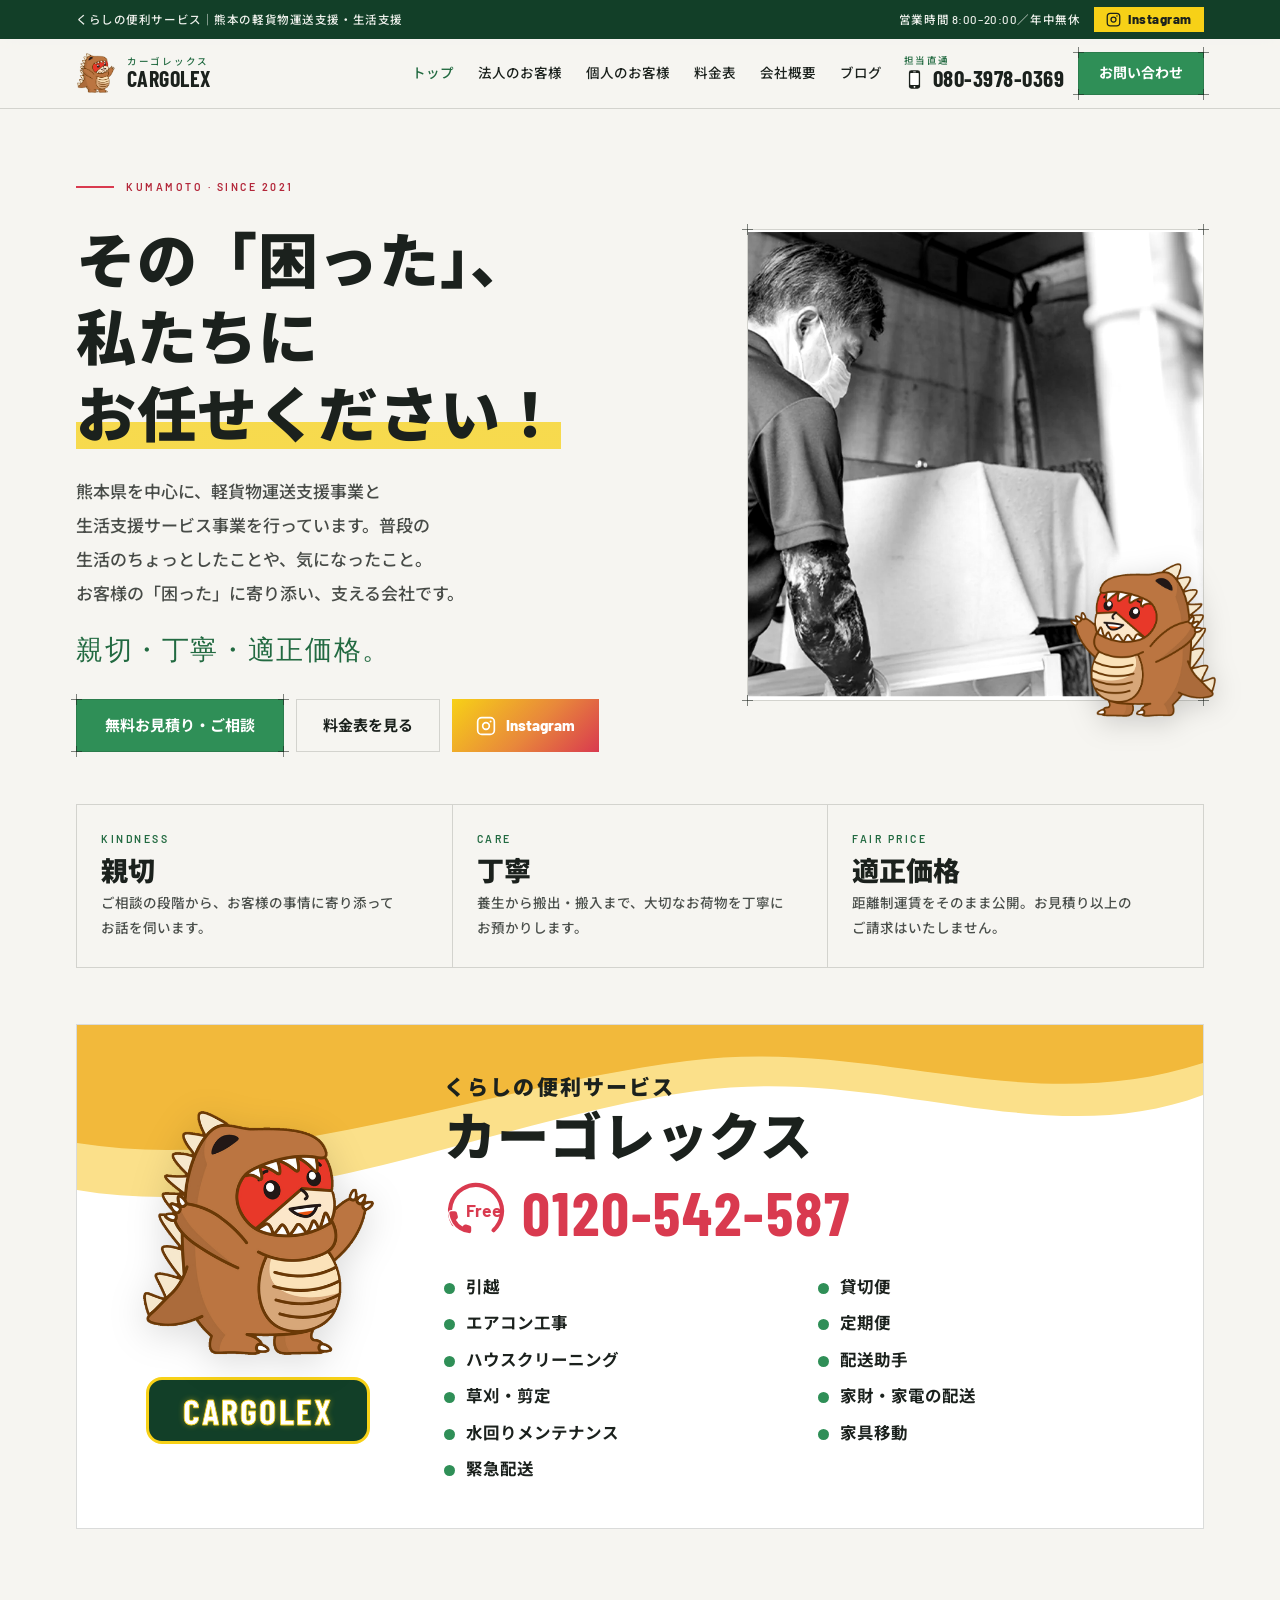
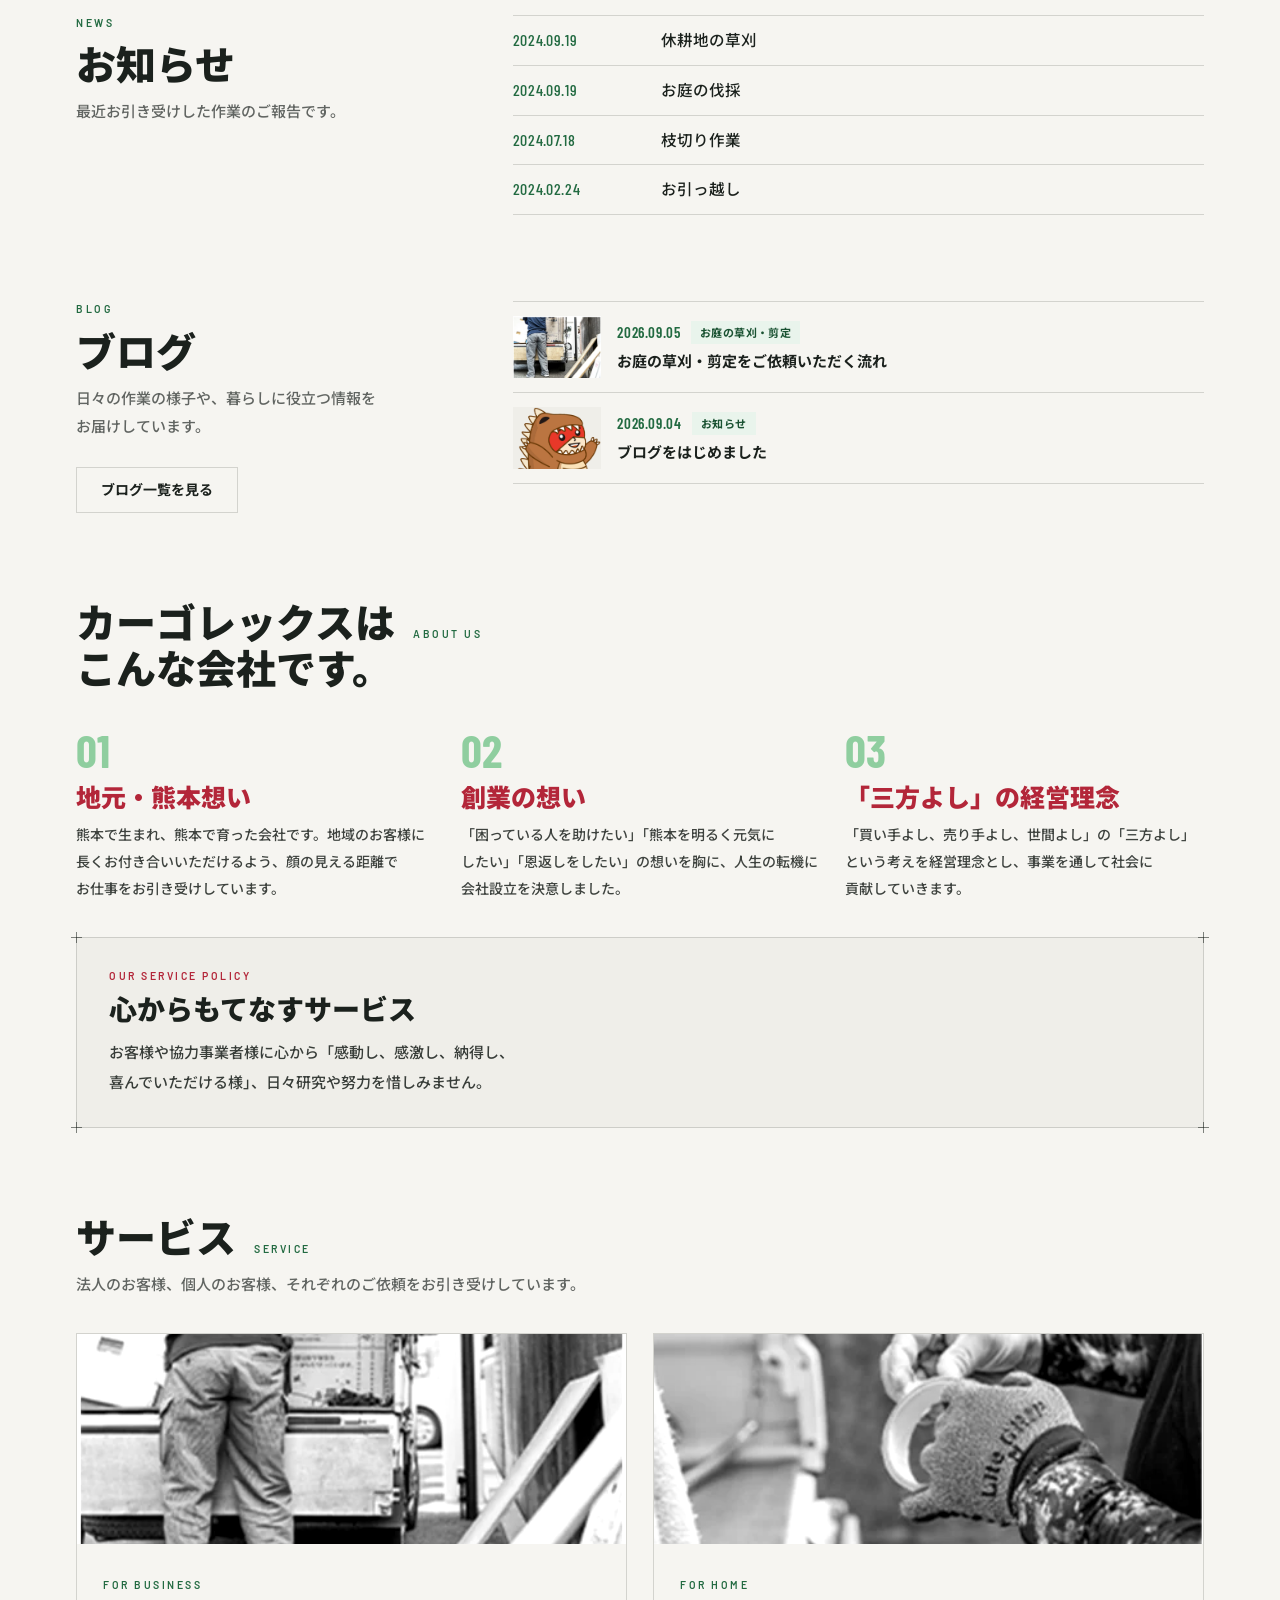
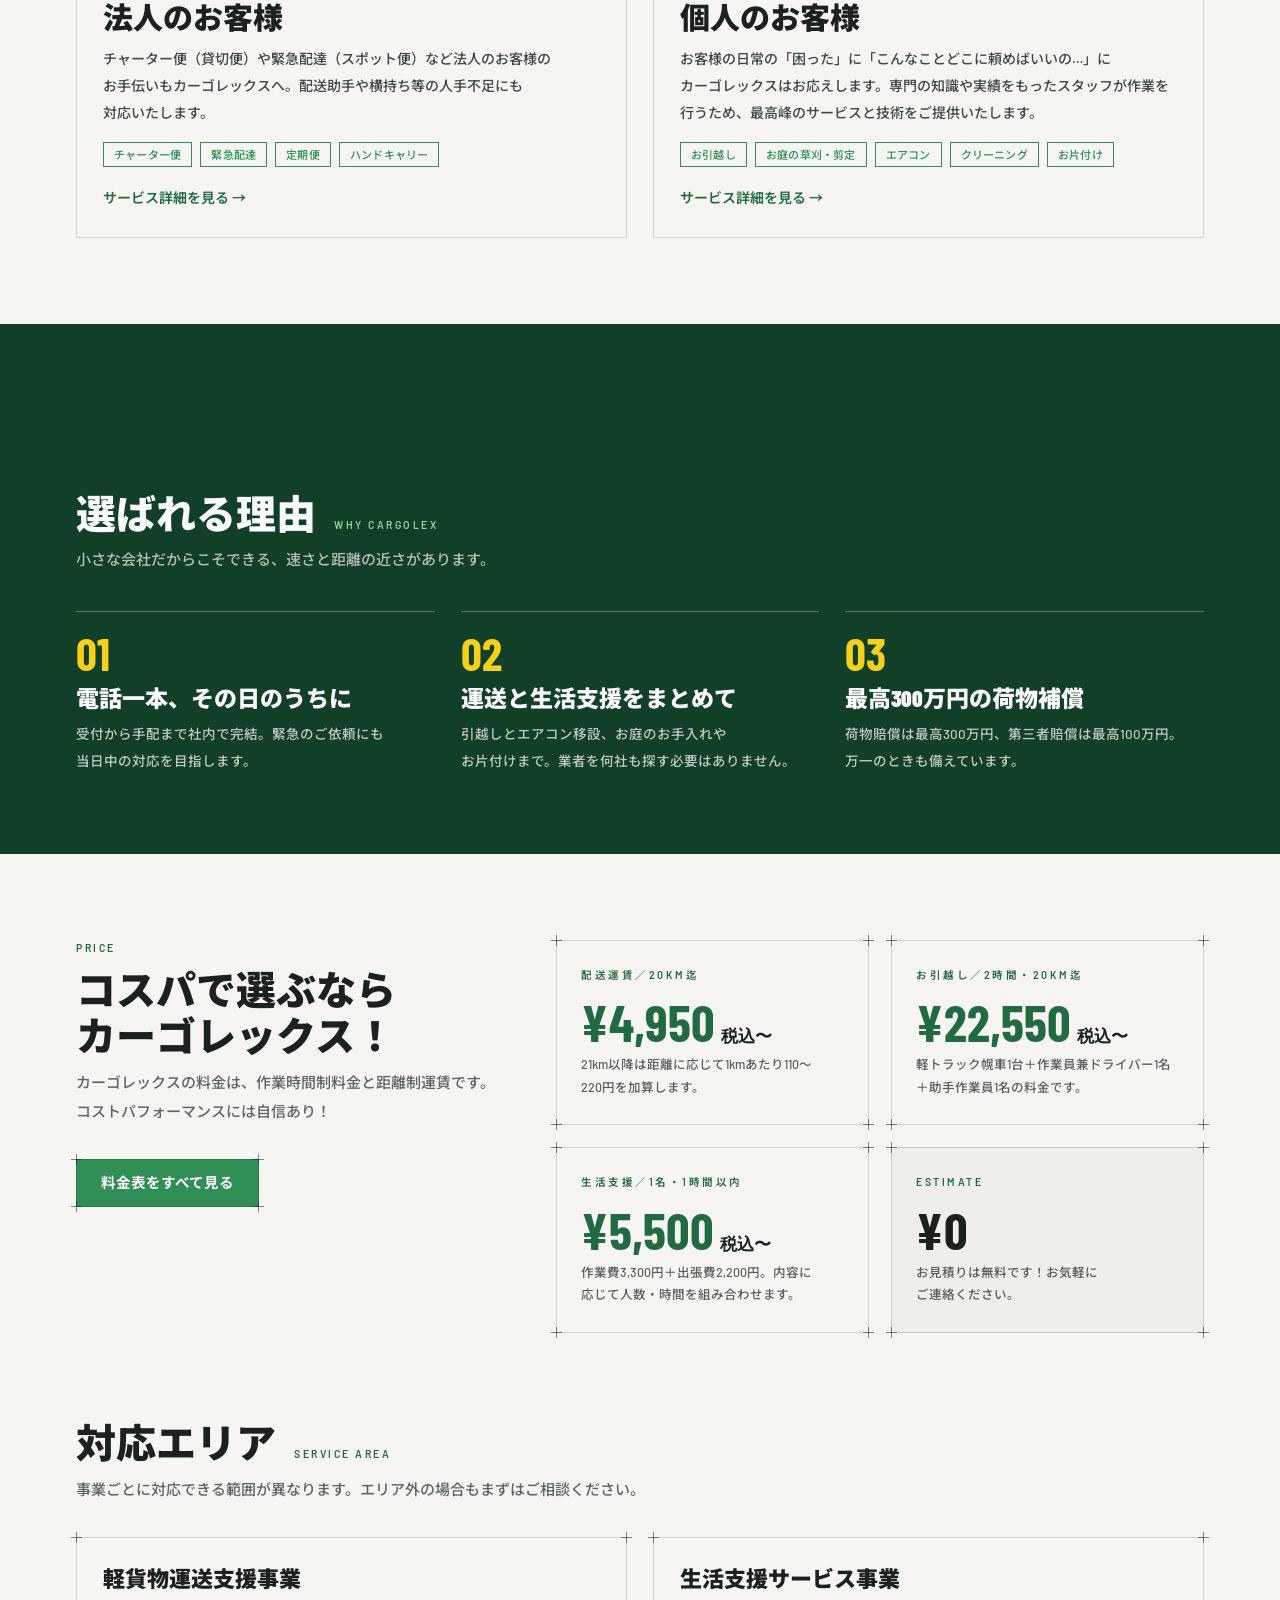
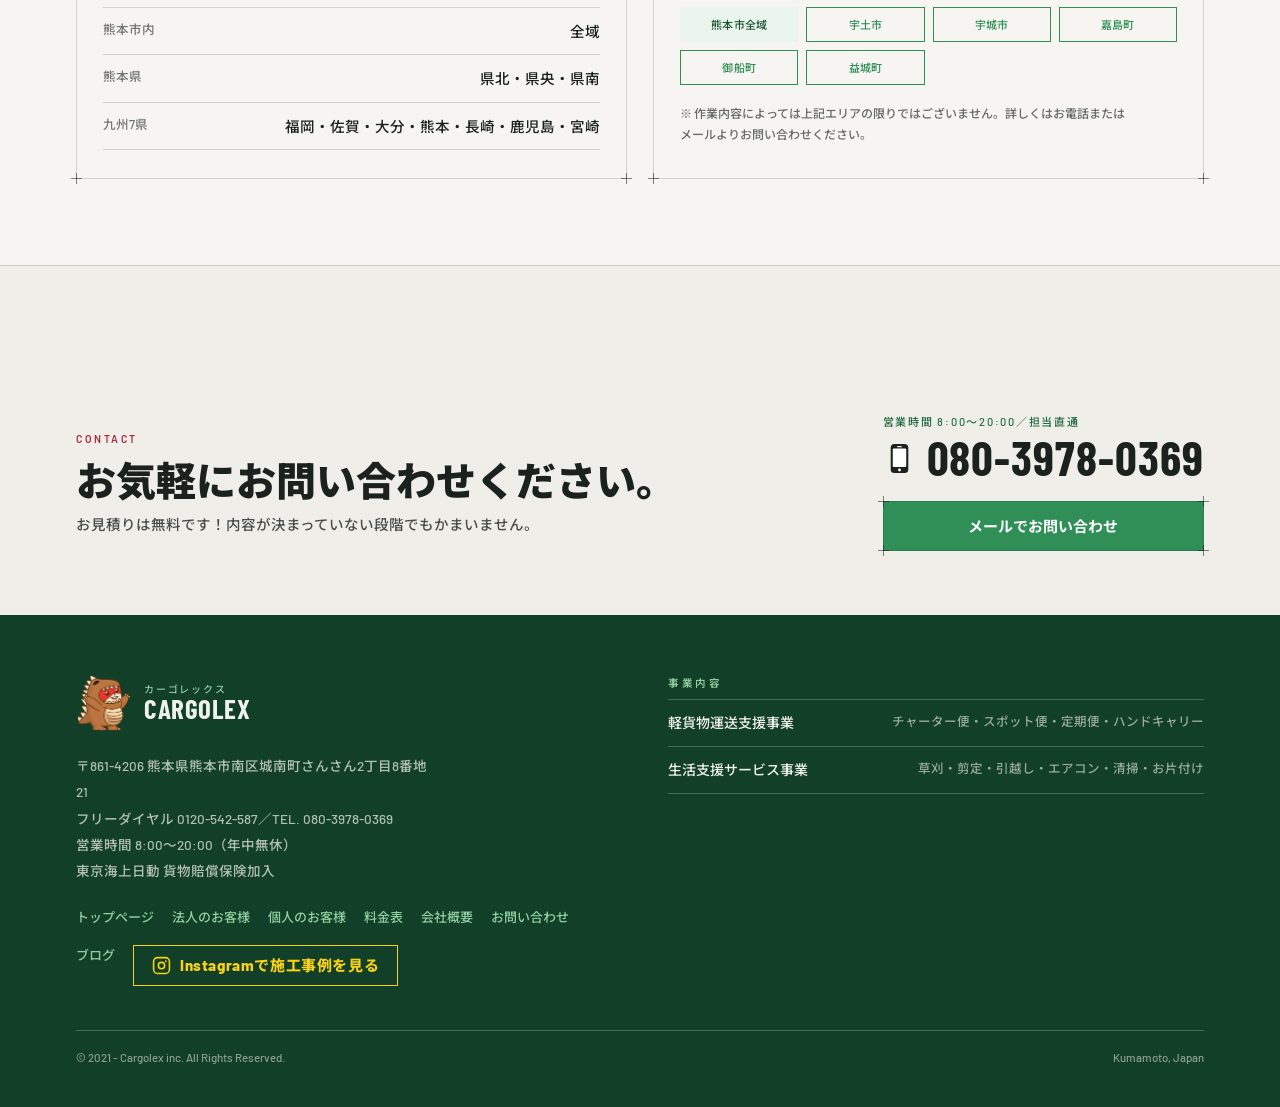
<file: index.html>
<!DOCTYPE html>
<html lang="ja">
<head>
<meta charset="utf-8">
<meta name="viewport" content="width=device-width, initial-scale=1">
<title>カーゴレックス｜熊本の軽貨物運送支援・生活支援サービス</title>
<meta name="description" content="熊本県を中心に軽貨物運送支援事業と生活支援サービス事業を行うカーゴレックス。チャーター便・緊急配達・お引越し・お庭の草刈・剪定など、お客様の「困った」に親切・丁寧・適正価格でお応えします。">
<link rel="canonical" href="https://cargolex0369.com/">
<meta property="og:type" content="website">
<meta property="og:site_name" content="カーゴレックス">
<meta property="og:title" content="カーゴレックス｜熊本の軽貨物運送支援・生活支援サービス">
<meta property="og:description" content="熊本の軽貨物運送支援事業・生活支援サービス事業。親切・丁寧・適正価格でお客様の「困った」に寄り添います。">
<meta property="og:url" content="https://cargolex0369.com/">
<meta property="og:image" content="https://cargolex0369.com/assets/img/og-image.jpg">
<meta property="og:locale" content="ja_JP">
<meta name="twitter:card" content="summary_large_image">
<meta name="theme-color" content="#123f28">
<link rel="icon" type="image/png" href="assets/img/favicon-32.png">
<link rel="apple-touch-icon" href="assets/img/apple-touch-icon.png">
<link rel="alternate" type="application/rss+xml" title="カーゴレックス ブログ" href="feed.xml">
<link rel="preconnect" href="https://fonts.googleapis.com">
<link rel="preconnect" href="https://fonts.gstatic.com" crossorigin>
<link rel="stylesheet" href="https://fonts.googleapis.com/css2?family=Barlow+Condensed:wght@400;600;700;900&amp;family=Barlow:wght@400;500;700&amp;family=Noto+Sans+JP:wght@400;500;700;900&amp;display=swap">
<link rel="preload" as="image" href="assets/img/photo-a.webp" fetchpriority="high">
<link rel="stylesheet" href="css/site.css">
<style>
.sec{padding-top:86px}
.kick{font-size:10.5px;letter-spacing:.24em;text-transform:uppercase;color:var(--color-accent-700);font-weight:600}
.h2{font-size:40px;line-height:1.15}
.lead{font-size:15px;line-height:1.9;color:color-mix(in srgb,var(--color-text) 68%,transparent);margin:10px 0 34px}
.g2{display:grid;grid-template-columns:repeat(2,1fr);gap:26px}
.g3{display:grid;grid-template-columns:repeat(3,1fr);gap:26px}
.split{display:grid;grid-template-columns:1fr 1fr;gap:52px;align-items:start}
.hero{display:grid;grid-template-columns:1.15fr .85fr;gap:52px;align-items:center}
.row{display:flex;justify-content:space-between;gap:18px;padding:12px 0;border-top:1px solid var(--color-divider)}
.num{font-family:"Barlow Condensed",sans-serif;font-weight:700;font-size:46px;line-height:.9;color:var(--color-accent-300)}
.kanban{position:relative;overflow:hidden;background:#fff;border:1px solid var(--color-divider);padding:clamp(26px,4vw,46px) clamp(22px,4vw,46px) clamp(30px,4vw,46px)}
.kanban-wave{position:absolute;top:0;left:0;width:100%;height:clamp(130px,18vw,215px);pointer-events:none}
.kanban-grid{position:relative;display:grid;grid-template-columns:minmax(190px,270px) 1fr;gap:clamp(24px,4vw,54px);align-items:center}
.kanban-left{display:grid;justify-items:center;gap:20px}
.kanban-left img{width:clamp(160px,19vw,235px);height:auto;filter:drop-shadow(0 8px 18px rgba(0,0,0,.14))}
.kanban-logo{background:var(--color-accent-900);border:3px solid var(--yl);border-radius:16px;padding:10px 34px;font-family:"Barlow Condensed",sans-serif;font-weight:700;font-size:clamp(26px,3vw,36px);letter-spacing:.06em;line-height:1.15;color:#fff;-webkit-text-stroke:.8px var(--yl);text-shadow:0 0 6px rgba(247,209,23,.45)}
.kanban-catch{font-weight:900;font-size:clamp(16px,2vw,21px);letter-spacing:.1em}
.kanban-name{font-weight:900;font-size:clamp(34px,4.6vw,52px);line-height:1.15;letter-spacing:.02em;margin-top:2px}
.kanban-tel{display:inline-flex;align-items:center;gap:14px;margin-top:14px;color:var(--red)}
.kanban-free{width:clamp(40px,5.6vw,64px);height:clamp(40px,5.6vw,64px)}
.kanban-telno{font-family:"Barlow Condensed",sans-serif;font-weight:700;font-size:clamp(34px,5.6vw,62px);letter-spacing:.03em;line-height:1;white-space:nowrap}
.kanban-list{display:grid;grid-template-rows:repeat(6,auto);grid-auto-flow:column;grid-auto-columns:1fr;gap:11px 34px;margin:24px 0 0;padding:0;list-style:none}
.kanban-list li{display:flex;align-items:baseline;gap:11px;font-weight:700;font-size:clamp(14px,1.4vw,16.5px)}
.kanban-list li::before{content:"";flex:none;width:11px;height:11px;border-radius:50%;background:var(--color-accent);transform:translateY(1px)}
@media (max-width:1024px){.g3{grid-template-columns:repeat(2,1fr)}.hero,.split{grid-template-columns:1fr;gap:34px}.h2{font-size:31px}.sec{padding-top:62px}}
@media (max-width:760px){.kanban-grid{grid-template-columns:1fr;gap:26px}.kanban-list{gap:9px 18px}}
@media (max-width:640px){.g2,.g3{grid-template-columns:1fr;gap:18px}.h2{font-size:27px}.sec{padding-top:50px}}
@media (max-width:480px){.kanban-list{grid-auto-flow:row;grid-template-rows:none;grid-template-columns:1fr}}
</style>
<script type="application/ld+json">
{
  "@context": "https://schema.org",
  "@type": "LocalBusiness",
  "name": "カーゴレックス",
  "alternateName": "CARGOLEX",
  "description": "熊本県を中心とした軽貨物運送支援事業・生活支援サービス事業",
  "url": "https://cargolex0369.com/",
  "image": "https://cargolex0369.com/assets/img/og-image.jpg",
  "telephone": "+81-80-3978-0369",
  "foundingDate": "2021",
  "address": {
    "@type": "PostalAddress",
    "postalCode": "861-4206",
    "addressRegion": "熊本県",
    "addressLocality": "熊本市南区",
    "streetAddress": "城南町さんさん2丁目8番地21",
    "addressCountry": "JP"
  },
  "openingHoursSpecification": {
    "@type": "OpeningHoursSpecification",
    "dayOfWeek": ["Monday","Tuesday","Wednesday","Thursday","Friday","Saturday","Sunday"],
    "opens": "08:00",
    "closes": "20:00"
  },
  "areaServed": ["熊本県","福岡県","佐賀県","大分県","長崎県","鹿児島県","宮崎県"],
  "sameAs": ["https://www.instagram.com/cargolex8558/"]
}
</script>
</head>
<body>
<a class="skip-link" href="#main">本文へスキップ</a>

<header class="site-header">
  <div class="topbar">
    <div class="wrap topbar-in">
      <span class="topbar-catch">くらしの便利サービス｜熊本の軽貨物運送支援・生活支援</span>
      <span class="topbar-right">営業時間 8:00–20:00／年中無休<a class="ig-chip" href="https://www.instagram.com/cargolex8558/" target="_blank" rel="noopener"><svg width="15" height="15" viewBox="0 0 24 24" fill="none" stroke="currentColor" stroke-width="2" stroke-linecap="round" aria-hidden="true"><rect x="2" y="2" width="20" height="20" rx="5"></rect><circle cx="12" cy="12" r="4"></circle><circle cx="17.5" cy="6.5" r="1.2" fill="currentColor" stroke="none"></circle></svg>Instagram</a></span>
    </div>
  </div>
  <div class="header-main">
    <div class="wrap header-in">
      <a class="brand" href="index.html">
        <img src="assets/img/mascot.png" alt="" width="40" height="40">
        <span class="brand-name"><span class="brand-kana">カーゴレックス</span><span class="brand-en">CARGOLEX</span></span>
      </a>
      <nav class="navlinks" aria-label="メインメニュー">
        <a class="on" href="index.html" aria-current="page">トップ</a>
        <a href="business.html">法人のお客様</a>
        <a href="person.html">個人のお客様</a>
        <a href="price.html">料金表</a>
        <a href="company.html">会社概要</a>
        <a href="blog/">ブログ</a>
      </nav>
      <div class="header-cta">
        <a class="telno" href="tel:08039780369"><span class="telno-label">担当直通</span><span class="telno-number"><svg class="phonemark" viewBox="0 0 24 24" aria-hidden="true" focusable="false"><rect class="pm-body" x="5.6" y="1.4" width="12.8" height="21.2" rx="2.8"></rect><rect class="pm-screen" x="7.1" y="4.7" width="9.8" height="13.5" rx="0.8"></rect><rect class="pm-screen" x="10.3" y="2.9" width="3.4" height="0.95" rx="0.48"></rect><circle class="pm-screen" cx="12" cy="20.4" r="1.05"></circle></svg>080-3978-0369</span></a>
        <a class="btn btn-primary blueprint" href="contact.html" style="padding:11px 20px;font-size:14px">
          <i class="corner tl"></i><i class="corner tr"></i><i class="corner bl"></i><i class="corner br"></i>
          お問い合わせ
        </a>
      </div>
      <button class="nav-toggle" type="button" aria-controls="nav-drawer" aria-expanded="false" aria-label="メニューを開く"><span></span><span></span><span></span></button>
    </div>
  </div>
  <nav class="nav-drawer" id="nav-drawer" aria-label="メニュー" hidden>
    <div class="wrap drawer-in">
      <a class="drawer-link on" href="index.html">トップ</a>
      <a class="drawer-link" href="business.html">法人のお客様</a>
      <a class="drawer-link" href="person.html">個人のお客様</a>
      <a class="drawer-link" href="price.html">料金表</a>
      <a class="drawer-link" href="company.html">会社概要</a>
      <a class="drawer-link" href="blog/">ブログ</a>
      <a class="drawer-link" href="contact.html">お問い合わせ</a>
      <div class="drawer-cta">
        <a class="drawer-tel" href="tel:08039780369"><span class="telno-label">営業時間 8:00〜20:00／担当直通</span><span class="telno-number"><svg class="phonemark" viewBox="0 0 24 24" aria-hidden="true" focusable="false"><rect class="pm-body" x="5.6" y="1.4" width="12.8" height="21.2" rx="2.8"></rect><rect class="pm-screen" x="7.1" y="4.7" width="9.8" height="13.5" rx="0.8"></rect><rect class="pm-screen" x="10.3" y="2.9" width="3.4" height="0.95" rx="0.48"></rect><circle class="pm-screen" cx="12" cy="20.4" r="1.05"></circle></svg>080-3978-0369</span></a>
        <a class="btn btn-primary btn-block blueprint" href="contact.html" style="padding:14px;font-size:15px;margin-top:0">
          <i class="corner tl"></i><i class="corner tr"></i><i class="corner bl"></i><i class="corner br"></i>
          無料お見積り・ご相談
        </a>
        <a class="drawer-ig" href="https://www.instagram.com/cargolex8558/" target="_blank" rel="noopener"><svg width="19" height="19" viewBox="0 0 24 24" fill="none" stroke="currentColor" stroke-width="2" stroke-linecap="round" aria-hidden="true"><rect x="2" y="2" width="20" height="20" rx="5"></rect><circle cx="12" cy="12" r="4"></circle><circle cx="17.5" cy="6.5" r="1.2" fill="currentColor" stroke="none"></circle></svg>Instagramで施工事例を見る</a>
      </div>
    </div>
  </nav>
</header>

<main id="main" style="overflow-x:hidden">

<section class="wrap" style="padding-top:70px;position:relative">
  <div class="hero">
    <div>
      <div style="display:flex;align-items:center;gap:12px;margin-bottom:26px">
        <span style="width:38px;height:2px;background:var(--red)"></span>
        <span class="kick" style="color:var(--red7)">Kumamoto · Since 2021</span>
      </div>
      <h1 style="font-size:clamp(34px,6.2vw,60px);line-height:1.28;letter-spacing:.01em;margin-bottom:22px;font-weight:900">その「困った」、私たちに<br><span class="mark">お任せください！</span></h1>
      <p style="font-size:17px;line-height:2;max-width:40ch;margin:0 0 18px;color:color-mix(in srgb,var(--color-text) 80%,transparent)">熊本県を中心に、軽貨物運送支援事業と生活支援サービス事業を行っています。普段の生活のちょっとしたことや、気になったこと。お客様の「困った」に寄り添い、支える会社です。</p>
      <p style="font-family:'Barlow Condensed',sans-serif;font-size:27px;letter-spacing:.06em;color:var(--color-accent-700);margin:0 0 30px">親切・丁寧・適正価格。</p>
      <div style="display:flex;gap:12px;flex-wrap:wrap">
        <a class="btn btn-primary blueprint" href="contact.html" style="padding:15px 28px;font-size:15px">
          <i class="corner tl"></i><i class="corner tr"></i><i class="corner bl"></i><i class="corner br"></i>
          無料お見積り・ご相談
        </a>
        <a class="btn btn-secondary" href="price.html" style="padding:15px 26px;font-size:15px;border-radius:0">料金表を見る</a>
        <a href="https://www.instagram.com/cargolex8558/" target="_blank" rel="noopener" style="display:inline-flex;align-items:center;gap:10px;background:linear-gradient(135deg,#f7d117,#e8873b 55%,#d93a4f);color:#fff;font-weight:800;font-size:15px;padding:15px 24px;line-height:1"><svg width="20" height="20" viewBox="0 0 24 24" fill="none" stroke="currentColor" stroke-width="2" stroke-linecap="round" aria-hidden="true"><rect x="2" y="2" width="20" height="20" rx="5"></rect><circle cx="12" cy="12" r="4"></circle><circle cx="17.5" cy="6.5" r="1.2" fill="currentColor" stroke="none"></circle></svg>Instagram</a>
      </div>
    </div>
    <figure class="blueprint duo" style="padding:0;margin:0;position:relative">
      <i class="corner tl"></i><i class="corner tr"></i><i class="corner bl"></i><i class="corner br"></i>
      <img src="assets/img/photo-a.webp" alt="荷台に家財を丁寧に積み込むスタッフ" width="1374" height="778" fetchpriority="high" style="width:100%;height:clamp(300px,42vw,470px);object-fit:cover">
      <img src="assets/img/mascot-left.png" alt="カーゴレックスのマスコット" width="437" height="460" style="position:absolute;right:-14px;bottom:-18px;width:clamp(96px,13vw,148px);height:auto;filter:drop-shadow(0 6px 14px rgba(0,0,0,.18))">
    </figure>
  </div>
</section>

<section class="wrap" style="padding-top:52px">
  <div class="g3" style="gap:0;border-top:1px solid var(--color-divider);border-left:1px solid var(--color-divider)">
    <div style="padding:26px 24px;border-right:1px solid var(--color-divider);border-bottom:1px solid var(--color-divider)">
      <div class="kick">Kindness</div>
      <h3 style="font-size:27px;margin:8px 0 6px">親切</h3>
      <p style="font-size:13.5px;line-height:1.85;margin:0;opacity:.78">ご相談の段階から、お客様の事情に寄り添ってお話を伺います。</p>
    </div>
    <div style="padding:26px 24px;border-right:1px solid var(--color-divider);border-bottom:1px solid var(--color-divider)">
      <div class="kick">Care</div>
      <h3 style="font-size:27px;margin:8px 0 6px">丁寧</h3>
      <p style="font-size:13.5px;line-height:1.85;margin:0;opacity:.78">養生から搬出・搬入まで、大切なお荷物を丁寧にお預かりします。</p>
    </div>
    <div style="padding:26px 24px;border-right:1px solid var(--color-divider);border-bottom:1px solid var(--color-divider)">
      <div class="kick">Fair price</div>
      <h3 style="font-size:27px;margin:8px 0 6px">適正価格</h3>
      <p style="font-size:13.5px;line-height:1.85;margin:0;opacity:.78">距離制運賃をそのまま公開。お見積り以上のご請求はいたしません。</p>
    </div>
  </div>
</section>

<section class="wrap" style="padding-top:56px">
  <div class="kanban">
    <svg class="kanban-wave" viewBox="0 0 1200 215" preserveAspectRatio="none" aria-hidden="true">
      <path d="M0 0 H1200 V70 C1030 130 860 40 660 66 C440 94 220 200 0 165 Z" fill="#fbe08a"/>
      <path d="M0 0 H1200 V38 C1010 96 850 12 650 36 C430 62 210 150 0 118 Z" fill="#f2b93b"/>
    </svg>
    <div class="kanban-grid">
      <div class="kanban-left">
        <img src="assets/img/mascot.png" alt="カーゴレックスのマスコット" width="437" height="460" loading="lazy">
        <div class="kanban-logo">CARGOLEX</div>
      </div>
      <div>
        <div class="kanban-catch">くらしの便利サービス</div>
        <div class="kanban-name">カーゴレックス</div>
        <a class="kanban-tel" href="tel:0120542587">
          <svg class="freemark kanban-free" viewBox="0 0 64 64" aria-hidden="true" focusable="false"><circle class="fm-ring" cx="32" cy="32" r="26" stroke-dasharray="116 48" transform="rotate(150 32 32)"></circle><text class="fm-text" x="40" y="38" text-anchor="middle">Free</text><g transform="translate(3 30) scale(1.1)"><path class="fm-phone" d="M22 16.92v3a2 2 0 0 1-2.18 2 19.79 19.79 0 0 1-8.63-3.07 19.5 19.5 0 0 1-6-6 19.79 19.79 0 0 1-3.07-8.67A2 2 0 0 1 4.11 2h3a2 2 0 0 1 2 1.72c.127.96.361 1.903.7 2.81a2 2 0 0 1-.45 2.11L8.09 9.91a16 16 0 0 0 6 6l1.27-1.27a2 2 0 0 1 2.11-.45c.907.339 1.85.573 2.81.7A2 2 0 0 1 22 16.92z"></path></g></svg>
          <span class="kanban-telno">0120-542-587</span>
        </a>
        <ul class="kanban-list">
          <li>引越</li>
          <li>エアコン工事</li>
          <li>ハウスクリーニング</li>
          <li>草刈・剪定</li>
          <li>水回りメンテナンス</li>
          <li>緊急配送</li>
          <li>貸切便</li>
          <li>定期便</li>
          <li>配送助手</li>
          <li>家財・家電の配送</li>
          <li>家具移動</li>
        </ul>
      </div>
    </div>
  </div>
</section>

<section class="wrap sec">
  <div class="split" style="grid-template-columns:.72fr 1.28fr;gap:48px">
    <div>
      <div class="kick">News</div>
      <h2 class="h2" style="margin-top:10px">お知らせ</h2>
      <p class="lead" style="margin-bottom:0">最近お引き受けした作業のご報告です。</p>
    </div>
    <div>
      <div class="row" style="align-items:baseline"><span style="font-family:'Barlow Condensed',sans-serif;font-size:16px;letter-spacing:.04em;color:var(--color-accent-700);flex:none;width:130px">2024.09.19</span><span style="font-size:15.5px;flex:1">休耕地の草刈</span></div>
      <div class="row" style="align-items:baseline"><span style="font-family:'Barlow Condensed',sans-serif;font-size:16px;letter-spacing:.04em;color:var(--color-accent-700);flex:none;width:130px">2024.09.19</span><span style="font-size:15.5px;flex:1">お庭の伐採</span></div>
      <div class="row" style="align-items:baseline"><span style="font-family:'Barlow Condensed',sans-serif;font-size:16px;letter-spacing:.04em;color:var(--color-accent-700);flex:none;width:130px">2024.07.18</span><span style="font-size:15.5px;flex:1">枝切り作業</span></div>
      <div class="row" style="align-items:baseline;border-bottom:1px solid var(--color-divider)"><span style="font-family:'Barlow Condensed',sans-serif;font-size:16px;letter-spacing:.04em;color:var(--color-accent-700);flex:none;width:130px">2024.02.24</span><span style="font-size:15.5px;flex:1">お引っ越し</span></div>
    </div>
  </div>
</section>

<section class="wrap sec">
  <div class="split" style="grid-template-columns:.72fr 1.28fr;gap:48px">
    <div>
      <div class="kick">Blog</div>
      <h2 class="h2" style="margin-top:10px">ブログ</h2>
      <p class="lead" style="margin-bottom:26px">日々の作業の様子や、暮らしに役立つ情報をお届けしています。</p>
      <a class="btn btn-secondary" href="blog/" style="padding:13px 24px;font-size:14px;border-radius:0">ブログ一覧を見る</a>
    </div>
    <div>
      <!-- BLOG_LATEST:START --><a class="blog-mini" href="blog/niwa-nagare.html"><span class="blog-mini-thumb"><img src="assets/img/photo-c.webp" alt="" width="200" height="140" loading="lazy"></span><span class="blog-mini-body"><span class="blog-meta"><span class="blog-date">2026.09.05</span><span class="blog-cat">お庭の草刈・剪定</span></span><strong>お庭の草刈・剪定をご依頼いただく流れ</strong></span></a><a class="blog-mini" href="blog/blog-start.html"><span class="blog-mini-thumb"><img src="assets/img/mascot.png" alt="" width="437" height="460" loading="lazy"></span><span class="blog-mini-body"><span class="blog-meta"><span class="blog-date">2026.09.04</span><span class="blog-cat">お知らせ</span></span><strong>ブログをはじめました</strong></span></a><!-- BLOG_LATEST:END -->
    </div>
  </div>
</section>

<section class="wrap sec">
  <div style="display:flex;align-items:baseline;gap:18px;flex-wrap:wrap">
    <h2 class="h2">カーゴレックスは<br>こんな会社です。</h2>
    <span class="kick">About us</span>
  </div>
  <div class="g3" style="margin-top:38px">
    <article>
      <div class="num">01</div>
      <h3 style="font-size:25px;margin:12px 0 10px;color:var(--red7)">地元・熊本想い</h3>
      <p style="font-size:14px;line-height:1.95;margin:0;opacity:.84">熊本で生まれ、熊本で育った会社です。地域のお客様に長くお付き合いいただけるよう、顔の見える距離でお仕事をお引き受けしています。</p>
    </article>
    <article>
      <div class="num">02</div>
      <h3 style="font-size:25px;margin:12px 0 10px;color:var(--red7)">創業の想い</h3>
      <p style="font-size:14px;line-height:1.95;margin:0;opacity:.84">「困っている人を助けたい」「熊本を明るく元気にしたい」「恩返しをしたい」の想いを胸に、人生の転機に会社設立を決意しました。</p>
    </article>
    <article>
      <div class="num">03</div>
      <h3 style="font-size:25px;margin:12px 0 10px;color:var(--red7)">「三方よし」の経営理念</h3>
      <p style="font-size:14px;line-height:1.95;margin:0;opacity:.84">「買い手よし、売り手よし、世間よし」の「三方よし」という考えを経営理念とし、事業を通して社会に貢献していきます。</p>
    </article>
  </div>
  <div class="blueprint" style="margin-top:34px;padding:30px 32px;background:var(--color-neutral-100)">
    <i class="corner tl"></i><i class="corner tr"></i><i class="corner bl"></i><i class="corner br"></i>
    <div class="kick" style="color:var(--red7)">Our service policy</div>
    <h3 style="font-size:28px;margin:10px 0 12px">心からもてなすサービス</h3>
    <p style="font-size:15px;line-height:2;margin:0;max-width:62ch;opacity:.86">お客様や協力事業者様に心から「感動し、感激し、納得し、喜んでいただける様」、日々研究や努力を惜しみません。</p>
  </div>
</section>

<section class="wrap sec">
  <div style="display:flex;align-items:baseline;gap:18px;flex-wrap:wrap"><h2 class="h2">サービス</h2><span class="kick">Service</span></div>
  <p class="lead">法人のお客様、個人のお客様、それぞれのご依頼をお引き受けしています。</p>
  <div class="g2" style="gap:26px">
    <a class="card blueprint" href="business.html" style="padding:0;color:var(--color-text);overflow:hidden">
      <i class="corner tl"></i><i class="corner tr"></i><i class="corner bl"></i><i class="corner br"></i>
      <figure class="duo" style="margin:0"><img src="assets/img/photo-c.webp" alt="車両へ荷物を積み込む様子" width="430" height="312" loading="lazy" style="width:100%;height:210px;object-fit:cover"></figure>
      <div style="padding:26px 26px 28px">
        <div class="kick">For business</div>
        <h3 style="font-size:30px;margin:8px 0 12px">法人のお客様</h3>
        <p style="font-size:14px;line-height:1.9;margin:0 0 16px;opacity:.82">チャーター便（貸切便）や緊急配達（スポット便）など法人のお客様のお手伝いもカーゴレックスへ。配送助手や横持ち等の人手不足にも対応いたします。</p>
        <div style="display:flex;gap:8px;flex-wrap:wrap">
          <span class="tag tag-outline">チャーター便</span><span class="tag tag-outline">緊急配達</span><span class="tag tag-outline">定期便</span><span class="tag tag-outline">ハンドキャリー</span>
        </div>
        <div style="margin-top:20px;font-size:14px;font-weight:600;color:var(--color-accent-700)">サービス詳細を見る →</div>
      </div>
    </a>
    <a class="card blueprint" href="person.html" style="padding:0;color:var(--color-text);overflow:hidden">
      <i class="corner tl"></i><i class="corner tr"></i><i class="corner bl"></i><i class="corner br"></i>
      <figure class="duo" style="margin:0"><img src="assets/img/photo-b.webp" alt="養生の準備をするスタッフ" width="424" height="306" loading="lazy" style="width:100%;height:210px;object-fit:cover"></figure>
      <div style="padding:26px 26px 28px">
        <div class="kick">For home</div>
        <h3 style="font-size:30px;margin:8px 0 12px">個人のお客様</h3>
        <p style="font-size:14px;line-height:1.9;margin:0 0 16px;opacity:.82">お客様の日常の「困った」に「こんなことどこに頼めばいいの…」にカーゴレックスはお応えします。専門の知識や実績をもったスタッフが作業を行うため、最高峰のサービスと技術をご提供いたします。</p>
        <div style="display:flex;gap:8px;flex-wrap:wrap">
          <span class="tag tag-outline">お引越し</span><span class="tag tag-outline">お庭の草刈・剪定</span><span class="tag tag-outline">エアコン</span><span class="tag tag-outline">クリーニング</span><span class="tag tag-outline">お片付け</span>
        </div>
        <div style="margin-top:20px;font-size:14px;font-weight:600;color:var(--color-accent-700)">サービス詳細を見る →</div>
      </div>
    </a>
  </div>
</section>

<section class="sec" style="margin-top:86px;background:var(--color-accent-900);color:#eef1ec;padding-bottom:80px">
  <div class="wrap" style="padding-top:80px">
    <div style="display:flex;align-items:baseline;gap:18px;flex-wrap:wrap">
      <h2 class="h2" style="color:#fff">選ばれる理由</h2>
      <span class="kick" style="color:var(--color-accent-300)">Why cargolex</span>
    </div>
    <p style="font-size:15px;margin:12px 0 40px;color:rgba(238,241,236,.72)">小さな会社だからこそできる、速さと距離の近さがあります。</p>
    <div class="g3">
      <div style="border-top:1px solid rgba(238,241,236,.3);padding-top:20px">
        <div class="num" style="color:var(--yl)">01</div>
        <h3 style="font-size:23px;margin:12px 0 10px;color:#fff">電話一本、その日のうちに</h3>
        <p style="font-size:13.5px;line-height:1.95;margin:0;color:rgba(238,241,236,.78)">受付から手配まで社内で完結。緊急のご依頼にも当日中の対応を目指します。</p>
      </div>
      <div style="border-top:1px solid rgba(238,241,236,.3);padding-top:20px">
        <div class="num" style="color:var(--yl)">02</div>
        <h3 style="font-size:23px;margin:12px 0 10px;color:#fff">運送と生活支援をまとめて</h3>
        <p style="font-size:13.5px;line-height:1.95;margin:0;color:rgba(238,241,236,.78)">引越しとエアコン移設、お庭のお手入れやお片付けまで。業者を何社も探す必要はありません。</p>
      </div>
      <div style="border-top:1px solid rgba(238,241,236,.3);padding-top:20px">
        <div class="num" style="color:var(--yl)">03</div>
        <h3 style="font-size:23px;margin:12px 0 10px;color:#fff">最高300万円の荷物補償</h3>
        <p style="font-size:13.5px;line-height:1.95;margin:0;color:rgba(238,241,236,.78)">荷物賠償は最高300万円、第三者賠償は最高100万円。万一のときも備えています。</p>
      </div>
    </div>
  </div>
</section>

<section class="wrap sec">
  <div class="split" style="grid-template-columns:.8fr 1.2fr;gap:48px">
    <div>
      <div class="kick">Price</div>
      <h2 class="h2" style="margin-top:10px">コスパで選ぶなら<br>カーゴレックス！</h2>
      <p class="lead">カーゴレックスの料金は、作業時間制料金と距離制運賃です。コストパフォーマンスには自信あり！</p>
      <a class="btn btn-primary blueprint" href="price.html" style="padding:13px 24px;font-size:14.5px">
        <i class="corner tl"></i><i class="corner tr"></i><i class="corner bl"></i><i class="corner br"></i>
        料金表をすべて見る
      </a>
    </div>
    <div class="g2" style="gap:22px">
      <div class="blueprint" style="padding:26px 24px">
        <i class="corner tl"></i><i class="corner tr"></i><i class="corner bl"></i><i class="corner br"></i>
        <div class="kick">配送運賃／20km迄</div>
        <div style="font-family:'Barlow Condensed',sans-serif;font-weight:700;font-size:52px;line-height:1;margin:12px 0 6px;color:var(--color-accent-700)">¥4,950<span style="font-size:17px;margin-left:6px;color:var(--color-text)">税込〜</span></div>
        <p style="font-size:12.5px;line-height:1.8;margin:0;opacity:.7">21km以降は距離に応じて1kmあたり110〜220円を加算します。</p>
      </div>
      <div class="blueprint" style="padding:26px 24px">
        <i class="corner tl"></i><i class="corner tr"></i><i class="corner bl"></i><i class="corner br"></i>
        <div class="kick">お引越し／2時間・20km迄</div>
        <div style="font-family:'Barlow Condensed',sans-serif;font-weight:700;font-size:52px;line-height:1;margin:12px 0 6px;color:var(--color-accent-700)">¥22,550<span style="font-size:17px;margin-left:6px;color:var(--color-text)">税込〜</span></div>
        <p style="font-size:12.5px;line-height:1.8;margin:0;opacity:.7">軽トラック幌車1台＋作業員兼ドライバー1名＋助手作業員1名の料金です。</p>
      </div>
      <div class="blueprint" style="padding:26px 24px">
        <i class="corner tl"></i><i class="corner tr"></i><i class="corner bl"></i><i class="corner br"></i>
        <div class="kick">生活支援／1名・1時間以内</div>
        <div style="font-family:'Barlow Condensed',sans-serif;font-weight:700;font-size:52px;line-height:1;margin:12px 0 6px;color:var(--color-accent-700)">¥5,500<span style="font-size:17px;margin-left:6px;color:var(--color-text)">税込〜</span></div>
        <p style="font-size:12.5px;line-height:1.8;margin:0;opacity:.7">作業費3,300円＋出張費2,200円。内容に応じて人数・時間を組み合わせます。</p>
      </div>
      <div class="blueprint" style="padding:26px 24px;background:var(--color-neutral-100)">
        <i class="corner tl"></i><i class="corner tr"></i><i class="corner bl"></i><i class="corner br"></i>
        <div class="kick">Estimate</div>
        <div style="font-family:'Barlow Condensed',sans-serif;font-weight:700;font-size:52px;line-height:1;margin:12px 0 6px">¥0</div>
        <p style="font-size:12.5px;line-height:1.8;margin:0;opacity:.7">お見積りは無料です！お気軽にご連絡ください。</p>
      </div>
    </div>
  </div>
</section>

<section class="wrap sec">
  <div style="display:flex;align-items:baseline;gap:18px;flex-wrap:wrap"><h2 class="h2">対応エリア</h2><span class="kick">Service area</span></div>
  <p class="lead">事業ごとに対応できる範囲が異なります。エリア外の場合もまずはご相談ください。</p>
  <div class="g2">
    <div class="blueprint" style="padding:28px 26px">
      <i class="corner tl"></i><i class="corner tr"></i><i class="corner bl"></i><i class="corner br"></i>
      <h3 style="font-size:22px;margin-bottom:16px">軽貨物運送支援事業</h3>
      <div class="row"><span style="font-size:12.5px;opacity:.6;flex:none;width:96px">熊本市内</span><span style="font-size:14.5px;text-align:right">全域</span></div>
      <div class="row"><span style="font-size:12.5px;opacity:.6;flex:none;width:96px">熊本県</span><span style="font-size:14.5px;text-align:right">県北・県央・県南</span></div>
      <div class="row" style="border-bottom:1px solid var(--color-divider)"><span style="font-size:12.5px;opacity:.6;flex:none;width:96px">九州7県</span><span style="font-size:14.5px;text-align:right">福岡・佐賀・大分・熊本・長崎・鹿児島・宮崎</span></div>
    </div>
    <div class="blueprint" style="padding:28px 26px">
      <i class="corner tl"></i><i class="corner tr"></i><i class="corner bl"></i><i class="corner br"></i>
      <h3 style="font-size:22px;margin-bottom:16px">生活支援サービス事業</h3>
      <div style="display:grid;grid-template-columns:repeat(auto-fill,minmax(104px,1fr));gap:8px;margin-top:4px">
        <span class="tag tag-accent" style="justify-content:center;padding:8px 6px">熊本市全域</span>
        <span class="tag tag-outline" style="justify-content:center;padding:8px 6px">宇土市</span>
        <span class="tag tag-outline" style="justify-content:center;padding:8px 6px">宇城市</span>
        <span class="tag tag-outline" style="justify-content:center;padding:8px 6px">嘉島町</span>
        <span class="tag tag-outline" style="justify-content:center;padding:8px 6px">御船町</span>
        <span class="tag tag-outline" style="justify-content:center;padding:8px 6px">益城町</span>
      </div>
      <p style="font-size:12px;line-height:1.8;margin:18px 0 0;opacity:.65">※ 作業内容によっては上記エリアの限りではございません。詳しくはお電話またはメールよりお問い合わせください。</p>
    </div>
  </div>
</section>

<section class="sec" style="margin-top:86px;border-top:1px solid var(--color-divider);background:var(--color-neutral-100)">
  <div class="wrap" style="padding-top:64px;padding-bottom:64px;display:flex;justify-content:space-between;gap:32px;flex-wrap:wrap;align-items:center">
    <div>
      <div class="kick" style="color:var(--red7)">Contact</div>
      <h2 class="h2" style="margin-top:10px">お気軽にお問い合わせください。</h2>
      <p style="font-size:14.5px;margin:10px 0 0;opacity:.78">お見積りは無料です！内容が決まっていない段階でもかまいません。</p>
    </div>
    <div style="display:grid;gap:12px">
      <a class="tel-cta" href="tel:08039780369">
        <span class="tel-cta-label" style="font-size:11px;letter-spacing:.16em;color:var(--color-accent-700)">営業時間 8:00〜20:00／担当直通</span>
        <span class="tel-cta-number" style="font-family:'Barlow Condensed',sans-serif;font-weight:700;font-size:48px;letter-spacing:.02em"><svg class="phonemark" viewBox="0 0 24 24" aria-hidden="true" focusable="false"><rect class="pm-body" x="5.6" y="1.4" width="12.8" height="21.2" rx="2.8"></rect><rect class="pm-screen" x="7.1" y="4.7" width="9.8" height="13.5" rx="0.8"></rect><rect class="pm-screen" x="10.3" y="2.9" width="3.4" height="0.95" rx="0.48"></rect><circle class="pm-screen" cx="12" cy="20.4" r="1.05"></circle></svg>080-3978-0369</span>
      </a>
      <a class="btn btn-primary btn-block blueprint" href="contact.html" style="padding:14px;font-size:15px">
        <i class="corner tl"></i><i class="corner tr"></i><i class="corner bl"></i><i class="corner br"></i>
        メールでお問い合わせ
      </a>
    </div>
  </div>
</section>

</main>

<footer style="background:var(--color-accent-900);color:#eef1ec">
  <div class="wrap" style="padding-top:60px;padding-bottom:40px">
    <div class="split" style="gap:56px">
      <div>
        <div style="display:flex;align-items:center;gap:12px">
          <img src="assets/img/mascot.png" alt="" width="437" height="460" loading="lazy" style="width:56px;height:56px;object-fit:contain">
          <span style="display:grid;line-height:1.05">
            <span style="font-size:10px;letter-spacing:.18em;color:var(--color-accent-300)">カーゴレックス</span>
            <span style="font-family:'Barlow Condensed',sans-serif;font-weight:700;font-size:27px;letter-spacing:.02em">CARGOLEX</span>
          </span>
        </div>
        <p style="font-size:13.5px;line-height:1.95;margin:22px 0 0;max-width:44ch;color:rgba(238,241,236,.72)">〒861-4206 熊本県熊本市南区城南町さんさん2丁目8番地21<br>フリーダイヤル 0120-542-587／TEL. 080-3978-0369<br>営業時間 8:00〜20:00（年中無休）<br>東京海上日動 貨物賠償保険加入</p>
        <div style="display:flex;gap:18px;flex-wrap:wrap;margin-top:22px;font-size:13px">
          <a href="index.html" style="color:var(--color-accent-300)">トップページ</a>
          <a href="business.html" style="color:var(--color-accent-300)">法人のお客様</a>
          <a href="person.html" style="color:var(--color-accent-300)">個人のお客様</a>
          <a href="price.html" style="color:var(--color-accent-300)">料金表</a>
          <a href="company.html" style="color:var(--color-accent-300)">会社概要</a>
          <a href="contact.html" style="color:var(--color-accent-300)">お問い合わせ</a>
          <a href="blog/" style="color:var(--color-accent-300)">ブログ</a>
          <a href="https://www.instagram.com/cargolex8558/" target="_blank" rel="noopener" style="display:inline-flex;align-items:center;gap:9px;border:1px solid var(--yl);color:var(--yl);font-weight:800;font-size:15px;letter-spacing:.04em;padding:10px 18px;line-height:1"><svg width="19" height="19" viewBox="0 0 24 24" fill="none" stroke="currentColor" stroke-width="2" stroke-linecap="round" aria-hidden="true"><rect x="2" y="2" width="20" height="20" rx="5"></rect><circle cx="12" cy="12" r="4"></circle><circle cx="17.5" cy="6.5" r="1.2" fill="currentColor" stroke="none"></circle></svg>Instagramで施工事例を見る</a>
        </div>
      </div>
      <div>
        <div class="kick" style="color:var(--color-accent-300);margin-bottom:8px">事業内容</div>
        <div class="row" style="border-color:rgba(238,241,236,.24)"><span style="font-size:14px">軽貨物運送支援事業</span><span style="font-size:12.5px;color:rgba(238,241,236,.6)">チャーター便・スポット便・定期便・ハンドキャリー</span></div>
        <div class="row" style="border-color:rgba(238,241,236,.24);border-bottom:1px solid rgba(238,241,236,.24)"><span style="font-size:14px">生活支援サービス事業</span><span style="font-size:12.5px;color:rgba(238,241,236,.6)">草刈・剪定・引越し・エアコン・清掃・お片付け</span></div>
      </div>
    </div>
    <div style="display:flex;justify-content:space-between;gap:16px;flex-wrap:wrap;margin-top:44px;padding-top:18px;border-top:1px solid rgba(238,241,236,.24);font-size:11.5px;color:rgba(238,241,236,.55)">
      <span>© 2021 - Cargolex inc. All Rights Reserved.</span>
      <span>Kumamoto, Japan</span>
    </div>
  </div>
</footer>

<nav class="mobile-cta" aria-label="クイックお問い合わせ">
  <a class="mc-tel" href="tel:08039780369"><svg width="17" height="17" viewBox="0 0 24 24" fill="none" stroke="currentColor" stroke-width="2" stroke-linecap="round" stroke-linejoin="round" aria-hidden="true"><path d="M22 16.92v3a2 2 0 0 1-2.18 2 19.79 19.79 0 0 1-8.63-3.07 19.5 19.5 0 0 1-6-6 19.79 19.79 0 0 1-3.07-8.67A2 2 0 0 1 4.11 2h3a2 2 0 0 1 2 1.72c.127.96.361 1.903.7 2.81a2 2 0 0 1-.45 2.11L8.09 9.91a16 16 0 0 0 6 6l1.27-1.27a2 2 0 0 1 2.11-.45c.907.339 1.85.573 2.81.7A2 2 0 0 1 22 16.92z"/></svg>電話する</a>
  <a class="mc-mail" href="contact.html"><svg width="17" height="17" viewBox="0 0 24 24" fill="none" stroke="currentColor" stroke-width="2" stroke-linecap="round" stroke-linejoin="round" aria-hidden="true"><rect x="2" y="4" width="20" height="16" rx="2"/><path d="m22 7-10 6L2 7"/></svg>無料お見積り</a>
</nav>

<script src="js/site.js" defer></script>
</body>
</html>
</file>
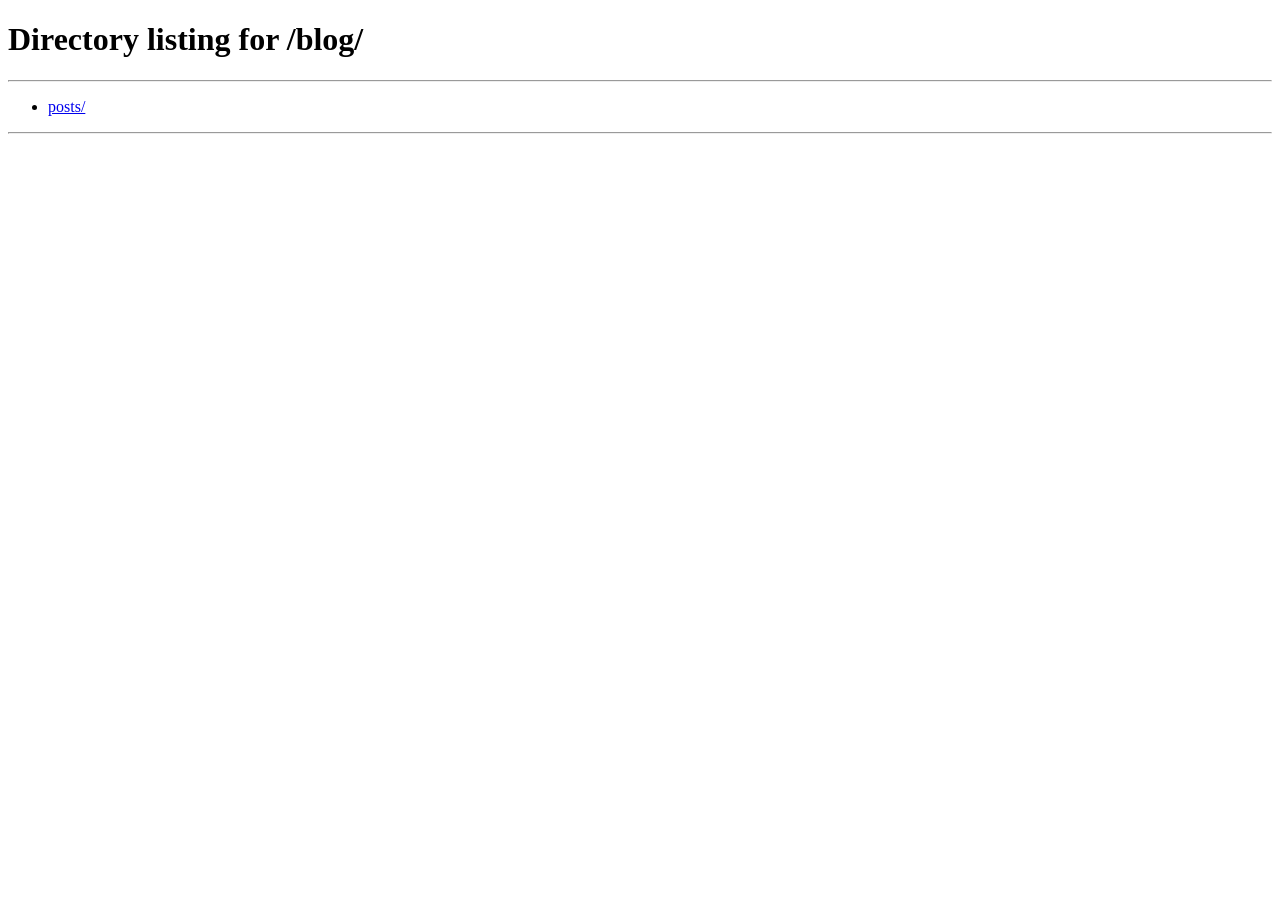
<file: blog.html>
<!DOCTYPE html>
<html lang="ja">
<head>
<meta charset="utf-8">
<meta name="viewport" content="width=device-width, initial-scale=1">
<title>ブログ｜カーゴレックス</title>
<meta name="robots" content="noindex">
<link rel="canonical" href="https://cargolex0369.com/blog/">
<meta http-equiv="refresh" content="0; url=blog/">
<link rel="icon" type="image/png" href="assets/img/favicon-32.png">
<link rel="stylesheet" href="css/site.css">
</head>
<body>
<div class="wrap" style="padding-top:80px;padding-bottom:80px;text-align:center">
  <img src="assets/img/mascot.png" alt="" width="437" height="460" style="width:120px;height:auto;margin:0 auto 24px">
  <p style="font-size:15px;line-height:1.95;margin:0 0 20px">ブログページへ移動しています…</p>
  <p style="font-size:14px;margin:0"><a href="blog/" style="color:var(--color-accent-700);text-decoration:underline;font-weight:700">自動で移動しない場合はこちら</a></p>
  <p style="font-size:13px;margin:28px 0 0"><a href="index.html" style="color:var(--color-accent-700)">← トップページへ戻る</a></p>
</div>
<script>location.replace('blog/');</script>
</body>
</html>
</file>
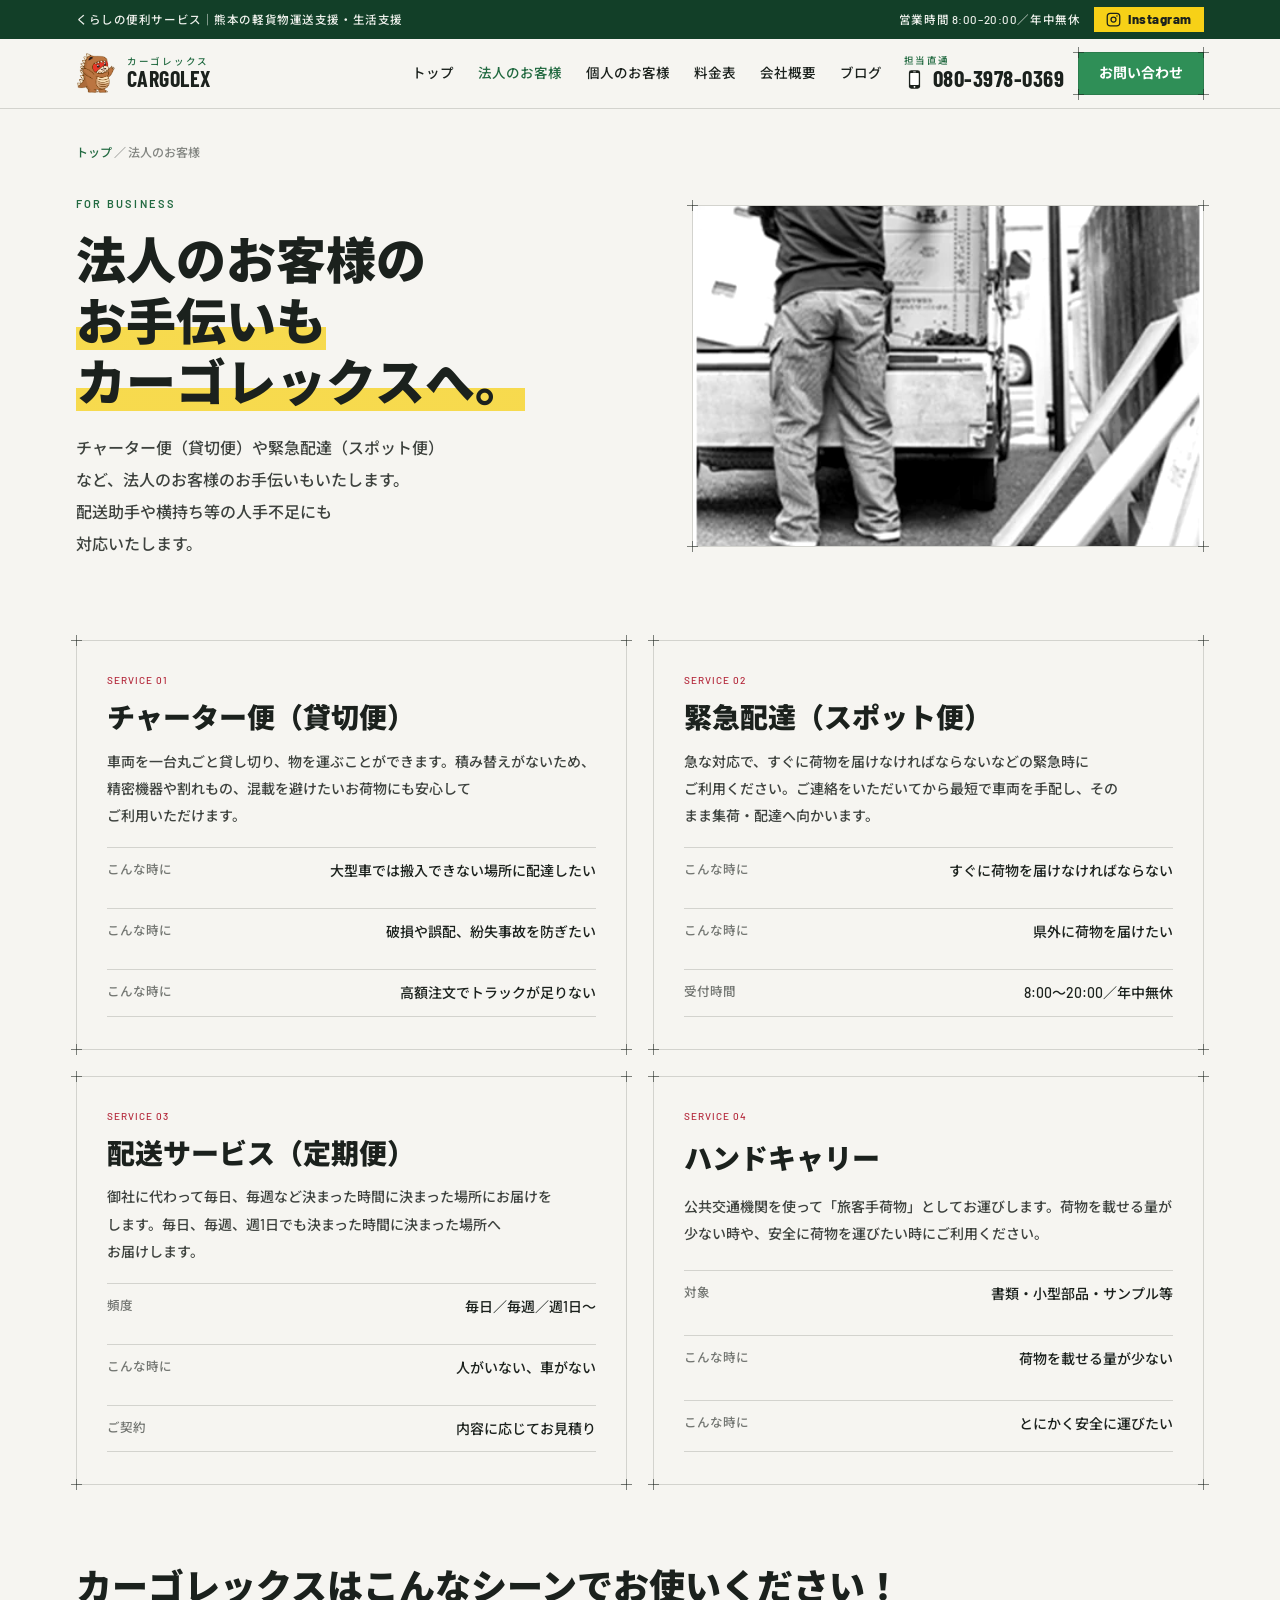
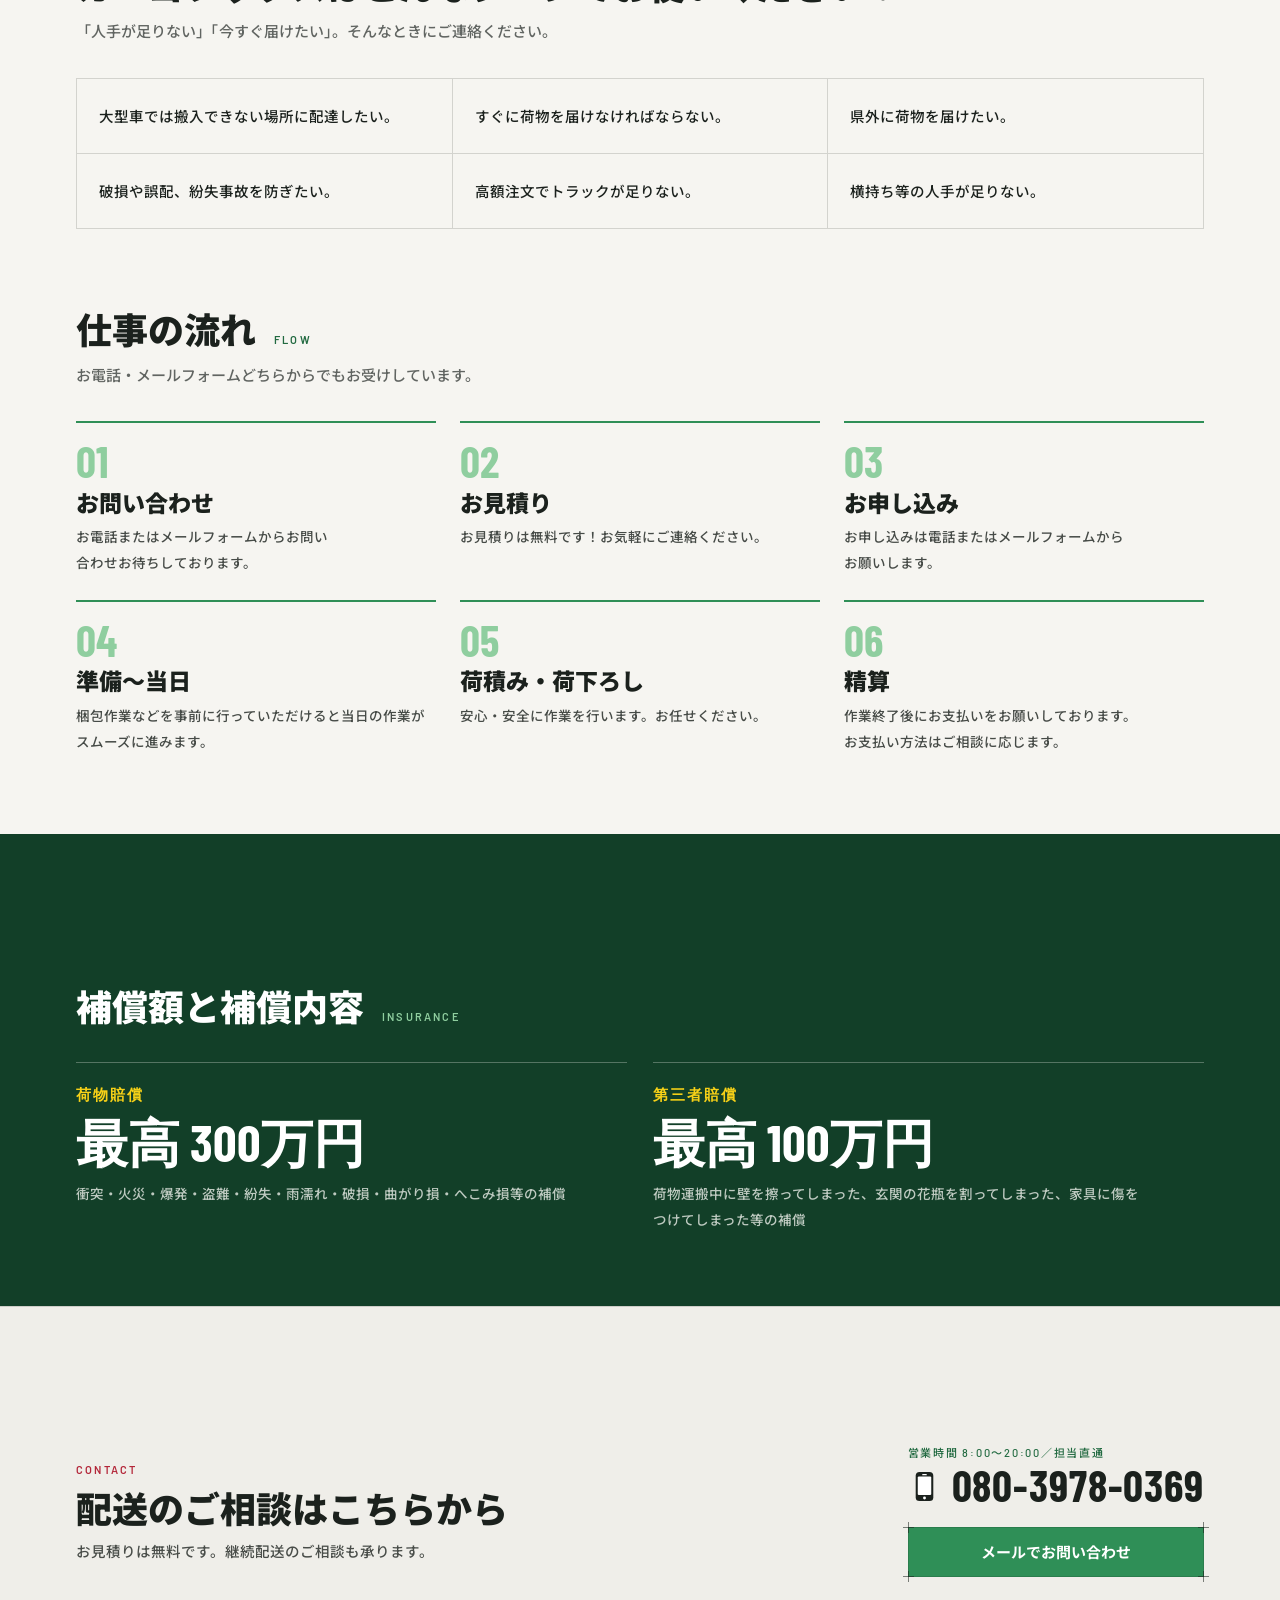
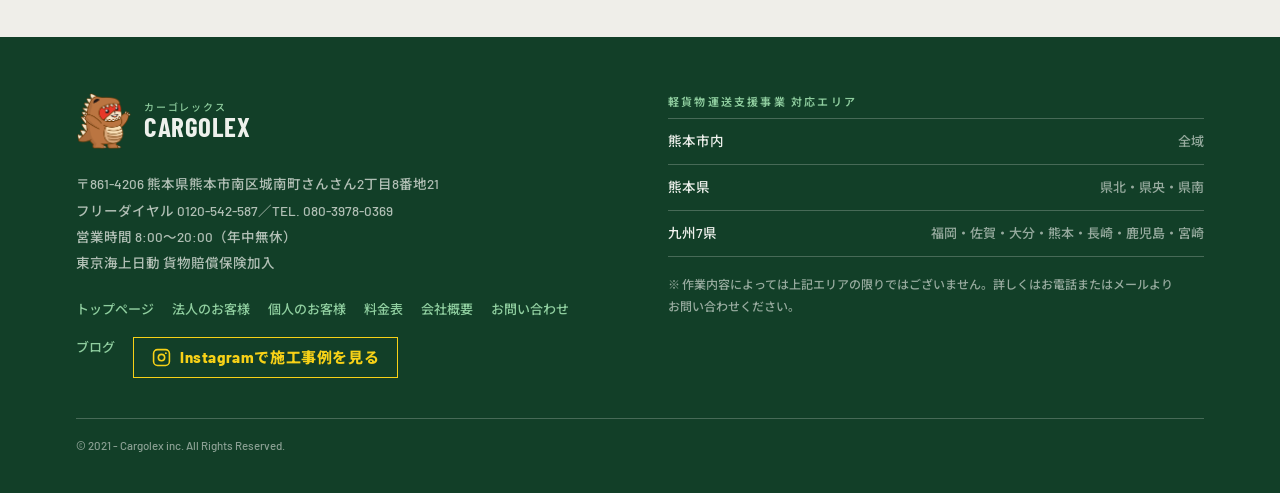
<file: business.html>
<!DOCTYPE html>
<html lang="ja">
<head>
<meta charset="utf-8">
<meta name="viewport" content="width=device-width, initial-scale=1">
<title>法人のお客様｜カーゴレックス（熊本の軽貨物運送支援）</title>
<meta name="description" content="チャーター便（貸切便）・緊急配達（スポット便）・定期便・ハンドキャリーなど、熊本のカーゴレックスは法人のお客様の配送をお手伝いします。配送助手・横持ち等の人手不足にも対応。">
<link rel="canonical" href="https://cargolex0369.com/business.html">
<meta property="og:type" content="website">
<meta property="og:site_name" content="カーゴレックス">
<meta property="og:title" content="法人のお客様｜カーゴレックス">
<meta property="og:description" content="チャーター便・緊急配達・定期便・ハンドキャリー。法人のお客様のお手伝いもカーゴレックスへ。">
<meta property="og:url" content="https://cargolex0369.com/business.html">
<meta property="og:image" content="https://cargolex0369.com/assets/img/og-image.jpg">
<meta property="og:locale" content="ja_JP">
<meta name="twitter:card" content="summary_large_image">
<meta name="theme-color" content="#123f28">
<link rel="icon" type="image/png" href="assets/img/favicon-32.png">
<link rel="apple-touch-icon" href="assets/img/apple-touch-icon.png">
<link rel="preconnect" href="https://fonts.googleapis.com">
<link rel="preconnect" href="https://fonts.gstatic.com" crossorigin>
<link rel="stylesheet" href="https://fonts.googleapis.com/css2?family=Barlow+Condensed:wght@400;600;700;900&amp;family=Barlow:wght@400;500;700&amp;family=Noto+Sans+JP:wght@400;500;700;900&amp;display=swap">
<link rel="stylesheet" href="css/site.css">
<style>
.sec{padding-top:80px}
.kick{font-size:11px;letter-spacing:.2em;text-transform:uppercase;color:var(--color-accent-700);font-weight:600}
.h1{font-size:50px;line-height:1.22}
.h2{font-size:36px;line-height:1.16}
.lead{font-size:15px;line-height:1.9;color:color-mix(in srgb,var(--color-text) 68%,transparent);margin:10px 0 32px}
.g2{display:grid;grid-template-columns:repeat(2,1fr);gap:26px}
.g3{display:grid;grid-template-columns:repeat(3,1fr);gap:24px}
.cell{padding:24px 22px;border-right:1px solid var(--color-divider);border-bottom:1px solid var(--color-divider)}
.split{display:grid;grid-template-columns:1fr 1fr;gap:50px;align-items:start}
.row{display:flex;justify-content:space-between;gap:18px;padding:12px 0;border-top:1px solid var(--color-divider)}
.num{font-family:"Barlow Condensed",sans-serif;font-weight:700;font-size:44px;line-height:.9;color:var(--color-accent-300)}
.detail{padding:32px 30px;display:grid;gap:14px}
.detail h3{font-size:28px}
.detail p{font-size:14px;line-height:1.95;margin:0;opacity:.84}
@media (max-width:1024px){.g3{grid-template-columns:repeat(2,1fr)}.split,.g2{grid-template-columns:1fr;gap:32px}.h1{font-size:37px}.h2{font-size:29px}.sec{padding-top:58px}}
@media (max-width:640px){.g2,.g3{grid-template-columns:1fr;gap:18px}.h1{font-size:30px}.h2{font-size:26px}.sec{padding-top:46px}}
</style>
</head>
<body>
<a class="skip-link" href="#main">本文へスキップ</a>

<header class="site-header">
  <div class="topbar">
    <div class="wrap topbar-in">
      <span class="topbar-catch">くらしの便利サービス｜熊本の軽貨物運送支援・生活支援</span>
      <span class="topbar-right">営業時間 8:00–20:00／年中無休<a class="ig-chip" href="https://www.instagram.com/cargolex8558/" target="_blank" rel="noopener"><svg width="15" height="15" viewBox="0 0 24 24" fill="none" stroke="currentColor" stroke-width="2" stroke-linecap="round" aria-hidden="true"><rect x="2" y="2" width="20" height="20" rx="5"></rect><circle cx="12" cy="12" r="4"></circle><circle cx="17.5" cy="6.5" r="1.2" fill="currentColor" stroke="none"></circle></svg>Instagram</a></span>
    </div>
  </div>
  <div class="header-main">
    <div class="wrap header-in">
      <a class="brand" href="index.html">
        <img src="assets/img/mascot.png" alt="" width="40" height="40">
        <span class="brand-name"><span class="brand-kana">カーゴレックス</span><span class="brand-en">CARGOLEX</span></span>
      </a>
      <nav class="navlinks" aria-label="メインメニュー">
        <a href="index.html">トップ</a>
        <a class="on" href="business.html" aria-current="page">法人のお客様</a>
        <a href="person.html">個人のお客様</a>
        <a href="price.html">料金表</a>
        <a href="company.html">会社概要</a>
        <a href="blog/">ブログ</a>
      </nav>
      <div class="header-cta">
        <a class="telno" href="tel:08039780369"><span class="telno-label">担当直通</span><span class="telno-number"><svg class="phonemark" viewBox="0 0 24 24" aria-hidden="true" focusable="false"><rect class="pm-body" x="5.6" y="1.4" width="12.8" height="21.2" rx="2.8"></rect><rect class="pm-screen" x="7.1" y="4.7" width="9.8" height="13.5" rx="0.8"></rect><rect class="pm-screen" x="10.3" y="2.9" width="3.4" height="0.95" rx="0.48"></rect><circle class="pm-screen" cx="12" cy="20.4" r="1.05"></circle></svg>080-3978-0369</span></a>
        <a class="btn btn-primary blueprint" href="contact.html" style="padding:11px 20px;font-size:14px">
          <i class="corner tl"></i><i class="corner tr"></i><i class="corner bl"></i><i class="corner br"></i>
          お問い合わせ
        </a>
      </div>
      <button class="nav-toggle" type="button" aria-controls="nav-drawer" aria-expanded="false" aria-label="メニューを開く"><span></span><span></span><span></span></button>
    </div>
  </div>
  <nav class="nav-drawer" id="nav-drawer" aria-label="メニュー" hidden>
    <div class="wrap drawer-in">
      <a class="drawer-link" href="index.html">トップ</a>
      <a class="drawer-link on" href="business.html">法人のお客様</a>
      <a class="drawer-link" href="person.html">個人のお客様</a>
      <a class="drawer-link" href="price.html">料金表</a>
      <a class="drawer-link" href="company.html">会社概要</a>
      <a class="drawer-link" href="blog/">ブログ</a>
      <a class="drawer-link" href="contact.html">お問い合わせ</a>
      <div class="drawer-cta">
        <a class="drawer-tel" href="tel:08039780369"><span class="telno-label">営業時間 8:00〜20:00／担当直通</span><span class="telno-number"><svg class="phonemark" viewBox="0 0 24 24" aria-hidden="true" focusable="false"><rect class="pm-body" x="5.6" y="1.4" width="12.8" height="21.2" rx="2.8"></rect><rect class="pm-screen" x="7.1" y="4.7" width="9.8" height="13.5" rx="0.8"></rect><rect class="pm-screen" x="10.3" y="2.9" width="3.4" height="0.95" rx="0.48"></rect><circle class="pm-screen" cx="12" cy="20.4" r="1.05"></circle></svg>080-3978-0369</span></a>
        <a class="btn btn-primary btn-block blueprint" href="contact.html" style="padding:14px;font-size:15px;margin-top:0">
          <i class="corner tl"></i><i class="corner tr"></i><i class="corner bl"></i><i class="corner br"></i>
          無料お見積り・ご相談
        </a>
        <a class="drawer-ig" href="https://www.instagram.com/cargolex8558/" target="_blank" rel="noopener"><svg width="19" height="19" viewBox="0 0 24 24" fill="none" stroke="currentColor" stroke-width="2" stroke-linecap="round" aria-hidden="true"><rect x="2" y="2" width="20" height="20" rx="5"></rect><circle cx="12" cy="12" r="4"></circle><circle cx="17.5" cy="6.5" r="1.2" fill="currentColor" stroke="none"></circle></svg>Instagramで施工事例を見る</a>
      </div>
    </div>
  </nav>
</header>

<main id="main" style="overflow-x:hidden">

<section class="wrap" style="padding-top:34px">
  <div style="font-size:12px;color:color-mix(in srgb,var(--color-text) 52%,transparent);margin-bottom:30px"><a href="index.html">トップ</a> ／ 法人のお客様</div>
  <div class="split" style="grid-template-columns:1.05fr .95fr;gap:50px;align-items:center">
    <div>
      <span class="kick">For business</span>
      <h1 class="h1" style="margin:14px 0 20px">法人のお客様の<br><span class="mark">お手伝いもカーゴレックスへ。</span></h1>
      <p style="font-size:16px;line-height:2;max-width:42ch;opacity:.84;margin:0">チャーター便（貸切便）や緊急配達（スポット便）など、法人のお客様のお手伝いもいたします。配送助手や横持ち等の人手不足にも対応いたします。</p>
    </div>
    <figure class="blueprint duo" style="padding:0;margin:0">
      <i class="corner tl"></i><i class="corner tr"></i><i class="corner bl"></i><i class="corner br"></i>
      <img src="assets/img/photo-c.webp" alt="車両へ荷物を積み込むスタッフ" width="430" height="312" fetchpriority="high" style="width:100%;height:clamp(240px,32vw,340px);object-fit:cover">
    </figure>
  </div>
</section>

<section class="wrap sec">
  <div class="g2">
    <article class="card blueprint detail">
      <i class="corner tl"></i><i class="corner tr"></i><i class="corner bl"></i><i class="corner br"></i>
      <div class="card-kicker" style="color:var(--red7)">Service 01</div>
      <h3>チャーター便（貸切便）</h3>
      <p>車両を一台丸ごと貸し切り、物を運ぶことができます。積み替えがないため、精密機器や割れもの、混載を避けたいお荷物にも安心してご利用いただけます。</p>
      <div class="row" style="margin-top:4px"><span style="font-size:12.5px;opacity:.6">こんな時に</span><span style="font-size:14px;text-align:right">大型車では搬入できない場所に配達したい</span></div>
      <div class="row"><span style="font-size:12.5px;opacity:.6">こんな時に</span><span style="font-size:14px;text-align:right">破損や誤配、紛失事故を防ぎたい</span></div>
      <div class="row" style="border-bottom:1px solid var(--color-divider)"><span style="font-size:12.5px;opacity:.6">こんな時に</span><span style="font-size:14px;text-align:right">高額注文でトラックが足りない</span></div>
    </article>
    <article class="card blueprint detail">
      <i class="corner tl"></i><i class="corner tr"></i><i class="corner bl"></i><i class="corner br"></i>
      <div class="card-kicker" style="color:var(--red7)">Service 02</div>
      <h3>緊急配達（スポット便）</h3>
      <p>急な対応で、すぐに荷物を届けなければならないなどの緊急時にご利用ください。ご連絡をいただいてから最短で車両を手配し、そのまま集荷・配達へ向かいます。</p>
      <div class="row" style="margin-top:4px"><span style="font-size:12.5px;opacity:.6">こんな時に</span><span style="font-size:14px;text-align:right">すぐに荷物を届けなければならない</span></div>
      <div class="row"><span style="font-size:12.5px;opacity:.6">こんな時に</span><span style="font-size:14px;text-align:right">県外に荷物を届けたい</span></div>
      <div class="row" style="border-bottom:1px solid var(--color-divider)"><span style="font-size:12.5px;opacity:.6">受付時間</span><span style="font-size:14px;text-align:right">8:00〜20:00／年中無休</span></div>
    </article>
    <article class="card blueprint detail">
      <i class="corner tl"></i><i class="corner tr"></i><i class="corner bl"></i><i class="corner br"></i>
      <div class="card-kicker" style="color:var(--red7)">Service 03</div>
      <h3>配送サービス（定期便）</h3>
      <p>御社に代わって毎日、毎週など決まった時間に決まった場所にお届けをします。毎日、毎週、週1日でも決まった時間に決まった場所へお届けします。</p>
      <div class="row" style="margin-top:4px"><span style="font-size:12.5px;opacity:.6">頻度</span><span style="font-size:14px;text-align:right">毎日／毎週／週1日〜</span></div>
      <div class="row"><span style="font-size:12.5px;opacity:.6">こんな時に</span><span style="font-size:14px;text-align:right">人がいない、車がない</span></div>
      <div class="row" style="border-bottom:1px solid var(--color-divider)"><span style="font-size:12.5px;opacity:.6">ご契約</span><span style="font-size:14px;text-align:right">内容に応じてお見積り</span></div>
    </article>
    <article class="card blueprint detail">
      <i class="corner tl"></i><i class="corner tr"></i><i class="corner bl"></i><i class="corner br"></i>
      <div class="card-kicker" style="color:var(--red7)">Service 04</div>
      <h3>ハンドキャリー</h3>
      <p>公共交通機関を使って「旅客手荷物」としてお運びします。荷物を載せる量が少ない時や、安全に荷物を運びたい時にご利用ください。</p>
      <div class="row" style="margin-top:4px"><span style="font-size:12.5px;opacity:.6">対象</span><span style="font-size:14px;text-align:right">書類・小型部品・サンプル等</span></div>
      <div class="row"><span style="font-size:12.5px;opacity:.6">こんな時に</span><span style="font-size:14px;text-align:right">荷物を載せる量が少ない</span></div>
      <div class="row" style="border-bottom:1px solid var(--color-divider)"><span style="font-size:12.5px;opacity:.6">こんな時に</span><span style="font-size:14px;text-align:right">とにかく安全に運びたい</span></div>
    </article>
  </div>
</section>

<section class="wrap sec">
  <div style="display:flex;align-items:baseline;gap:18px;flex-wrap:wrap"><h2 class="h2">カーゴレックスはこんなシーンでお使いください！</h2></div>
  <p class="lead">「人手が足りない」「今すぐ届けたい」。そんなときにご連絡ください。</p>
  <div class="g3" style="gap:0;border-top:1px solid var(--color-divider);border-left:1px solid var(--color-divider)">
    <div class="cell" style="font-size:14.5px;line-height:1.8">大型車では搬入できない場所に配達したい。</div>
    <div class="cell" style="font-size:14.5px;line-height:1.8">すぐに荷物を届けなければならない。</div>
    <div class="cell" style="font-size:14.5px;line-height:1.8">県外に荷物を届けたい。</div>
    <div class="cell" style="font-size:14.5px;line-height:1.8">破損や誤配、紛失事故を防ぎたい。</div>
    <div class="cell" style="font-size:14.5px;line-height:1.8">高額注文でトラックが足りない。</div>
    <div class="cell" style="font-size:14.5px;line-height:1.8">横持ち等の人手が足りない。</div>
  </div>
</section>

<section class="wrap sec">
  <div style="display:flex;align-items:baseline;gap:18px;flex-wrap:wrap"><h2 class="h2">仕事の流れ</h2><span class="kick">Flow</span></div>
  <p class="lead">お電話・メールフォームどちらからでもお受けしています。</p>
  <div class="g3">
    <div style="border-top:2px solid var(--color-accent);padding-top:18px">
      <div class="num">01</div><h3 style="font-size:23px;margin:10px 0 8px">お問い合わせ</h3>
      <p style="font-size:13.5px;line-height:1.9;margin:0;opacity:.8">お電話またはメールフォームからお問い合わせお待ちしております。</p>
    </div>
    <div style="border-top:2px solid var(--color-accent);padding-top:18px">
      <div class="num">02</div><h3 style="font-size:23px;margin:10px 0 8px">お見積り</h3>
      <p style="font-size:13.5px;line-height:1.9;margin:0;opacity:.8">お見積りは無料です！お気軽にご連絡ください。</p>
    </div>
    <div style="border-top:2px solid var(--color-accent);padding-top:18px">
      <div class="num">03</div><h3 style="font-size:23px;margin:10px 0 8px">お申し込み</h3>
      <p style="font-size:13.5px;line-height:1.9;margin:0;opacity:.8">お申し込みは電話またはメールフォームからお願いします。</p>
    </div>
    <div style="border-top:2px solid var(--color-accent);padding-top:18px">
      <div class="num">04</div><h3 style="font-size:23px;margin:10px 0 8px">準備〜当日</h3>
      <p style="font-size:13.5px;line-height:1.9;margin:0;opacity:.8">梱包作業などを事前に行っていただけると当日の作業がスムーズに進みます。</p>
    </div>
    <div style="border-top:2px solid var(--color-accent);padding-top:18px">
      <div class="num">05</div><h3 style="font-size:23px;margin:10px 0 8px">荷積み・荷下ろし</h3>
      <p style="font-size:13.5px;line-height:1.9;margin:0;opacity:.8">安心・安全に作業を行います。お任せください。</p>
    </div>
    <div style="border-top:2px solid var(--color-accent);padding-top:18px">
      <div class="num">06</div><h3 style="font-size:23px;margin:10px 0 8px">精算</h3>
      <p style="font-size:13.5px;line-height:1.9;margin:0;opacity:.8">作業終了後にお支払いをお願いしております。お支払い方法はご相談に応じます。</p>
    </div>
  </div>
</section>

<section class="sec" style="margin-top:80px;background:var(--color-accent-900);color:#eef1ec;padding-bottom:72px">
  <div class="wrap" style="padding-top:72px">
    <div style="display:flex;align-items:baseline;gap:18px;flex-wrap:wrap">
      <h2 class="h2" style="color:#fff">補償額と補償内容</h2>
      <span class="kick" style="color:var(--color-accent-300)">Insurance</span>
    </div>
    <div class="g2" style="margin-top:34px">
      <div style="border-top:1px solid rgba(238,241,236,.3);padding-top:20px">
        <div style="font-family:'Barlow Condensed',sans-serif;font-weight:700;font-size:15px;letter-spacing:.14em;color:var(--yl)">荷物賠償</div>
        <div style="font-family:'Barlow Condensed',sans-serif;font-weight:700;font-size:52px;line-height:1.05;margin:8px 0 12px;color:#fff">最高 300万円</div>
        <p style="font-size:13.5px;line-height:1.95;margin:0;color:rgba(238,241,236,.78)">衝突・火災・爆発・盗難・紛失・雨濡れ・破損・曲がり損・へこみ損等の補償</p>
      </div>
      <div style="border-top:1px solid rgba(238,241,236,.3);padding-top:20px">
        <div style="font-family:'Barlow Condensed',sans-serif;font-weight:700;font-size:15px;letter-spacing:.14em;color:var(--yl)">第三者賠償</div>
        <div style="font-family:'Barlow Condensed',sans-serif;font-weight:700;font-size:52px;line-height:1.05;margin:8px 0 12px;color:#fff">最高 100万円</div>
        <p style="font-size:13.5px;line-height:1.95;margin:0;color:rgba(238,241,236,.78)">荷物運搬中に壁を擦ってしまった、玄関の花瓶を割ってしまった、家具に傷をつけてしまった等の補償</p>
      </div>
    </div>
  </div>
</section>

<section class="sec" style="border-top:1px solid var(--color-divider);background:var(--color-neutral-100)">
  <div class="wrap" style="padding-top:60px;padding-bottom:60px;display:flex;justify-content:space-between;gap:32px;flex-wrap:wrap;align-items:center">
    <div>
      <div class="kick" style="color:var(--red7)">Contact</div>
      <h2 class="h2" style="margin-top:10px">配送のご相談はこちらから</h2>
      <p style="font-size:14.5px;margin:10px 0 0;opacity:.78">お見積りは無料です。継続配送のご相談も承ります。</p>
    </div>
    <div style="display:grid;gap:12px">
      <a class="tel-cta" href="tel:08039780369">
        <span class="tel-cta-label" style="font-size:11px;letter-spacing:.16em;color:var(--color-accent-700)">営業時間 8:00〜20:00／担当直通</span>
        <span class="tel-cta-number" style="font-family:'Barlow Condensed',sans-serif;font-weight:700;font-size:44px;letter-spacing:.02em"><svg class="phonemark" viewBox="0 0 24 24" aria-hidden="true" focusable="false"><rect class="pm-body" x="5.6" y="1.4" width="12.8" height="21.2" rx="2.8"></rect><rect class="pm-screen" x="7.1" y="4.7" width="9.8" height="13.5" rx="0.8"></rect><rect class="pm-screen" x="10.3" y="2.9" width="3.4" height="0.95" rx="0.48"></rect><circle class="pm-screen" cx="12" cy="20.4" r="1.05"></circle></svg>080-3978-0369</span>
      </a>
      <a class="btn btn-primary btn-block blueprint" href="contact.html" style="padding:14px;font-size:15px">
        <i class="corner tl"></i><i class="corner tr"></i><i class="corner bl"></i><i class="corner br"></i>
        メールでお問い合わせ
      </a>
    </div>
  </div>
</section>

</main>

<footer style="background:var(--color-accent-900);color:#eef1ec">
  <div class="wrap" style="padding-top:56px;padding-bottom:38px">
    <div class="split" style="gap:56px">
      <div>
        <div style="display:flex;align-items:center;gap:12px">
          <img src="assets/img/mascot.png" alt="" width="437" height="460" loading="lazy" style="width:56px;height:56px;object-fit:contain">
          <span style="display:grid;line-height:1.05">
            <span style="font-size:10px;letter-spacing:.18em;color:var(--color-accent-300)">カーゴレックス</span>
            <span style="font-family:'Barlow Condensed',sans-serif;font-weight:700;font-size:27px;letter-spacing:.02em">CARGOLEX</span>
          </span>
        </div>
        <p style="font-size:13.5px;line-height:1.95;margin:22px 0 0;color:rgba(238,241,236,.72)">〒861-4206 熊本県熊本市南区城南町さんさん2丁目8番地21<br>フリーダイヤル 0120-542-587／TEL. 080-3978-0369<br>営業時間 8:00〜20:00（年中無休）<br>東京海上日動 貨物賠償保険加入</p>
        <div style="display:flex;gap:18px;flex-wrap:wrap;margin-top:22px;font-size:13px">
          <a href="index.html" style="color:var(--color-accent-300)">トップページ</a>
          <a href="business.html" style="color:var(--color-accent-300)">法人のお客様</a>
          <a href="person.html" style="color:var(--color-accent-300)">個人のお客様</a>
          <a href="price.html" style="color:var(--color-accent-300)">料金表</a>
          <a href="company.html" style="color:var(--color-accent-300)">会社概要</a>
          <a href="contact.html" style="color:var(--color-accent-300)">お問い合わせ</a>
          <a href="blog/" style="color:var(--color-accent-300)">ブログ</a>
          <a href="https://www.instagram.com/cargolex8558/" target="_blank" rel="noopener" style="display:inline-flex;align-items:center;gap:9px;border:1px solid var(--yl);color:var(--yl);font-weight:800;font-size:15px;letter-spacing:.04em;padding:10px 18px;line-height:1"><svg width="19" height="19" viewBox="0 0 24 24" fill="none" stroke="currentColor" stroke-width="2" stroke-linecap="round" aria-hidden="true"><rect x="2" y="2" width="20" height="20" rx="5"></rect><circle cx="12" cy="12" r="4"></circle><circle cx="17.5" cy="6.5" r="1.2" fill="currentColor" stroke="none"></circle></svg>Instagramで施工事例を見る</a>
        </div>
      </div>
      <div>
        <div class="kick" style="color:var(--color-accent-300);margin-bottom:8px">軽貨物運送支援事業 対応エリア</div>
        <div class="row" style="border-color:rgba(238,241,236,.24)"><span style="font-size:13.5px">熊本市内</span><span style="font-size:13px;color:rgba(238,241,236,.6)">全域</span></div>
        <div class="row" style="border-color:rgba(238,241,236,.24)"><span style="font-size:13.5px">熊本県</span><span style="font-size:13px;color:rgba(238,241,236,.6)">県北・県央・県南</span></div>
        <div class="row" style="border-color:rgba(238,241,236,.24);border-bottom:1px solid rgba(238,241,236,.24)"><span style="font-size:13.5px">九州7県</span><span style="font-size:13px;color:rgba(238,241,236,.6)">福岡・佐賀・大分・熊本・長崎・鹿児島・宮崎</span></div>
        <p style="font-size:12px;line-height:1.85;margin:16px 0 0;color:rgba(238,241,236,.6)">※ 作業内容によっては上記エリアの限りではございません。詳しくはお電話またはメールよりお問い合わせください。</p>
      </div>
    </div>
    <div style="margin-top:40px;padding-top:18px;border-top:1px solid rgba(238,241,236,.24);font-size:11.5px;color:rgba(238,241,236,.55)">© 2021 - Cargolex inc. All Rights Reserved.</div>
  </div>
</footer>

<nav class="mobile-cta" aria-label="クイックお問い合わせ">
  <a class="mc-tel" href="tel:08039780369"><svg width="17" height="17" viewBox="0 0 24 24" fill="none" stroke="currentColor" stroke-width="2" stroke-linecap="round" stroke-linejoin="round" aria-hidden="true"><path d="M22 16.92v3a2 2 0 0 1-2.18 2 19.79 19.79 0 0 1-8.63-3.07 19.5 19.5 0 0 1-6-6 19.79 19.79 0 0 1-3.07-8.67A2 2 0 0 1 4.11 2h3a2 2 0 0 1 2 1.72c.127.96.361 1.903.7 2.81a2 2 0 0 1-.45 2.11L8.09 9.91a16 16 0 0 0 6 6l1.27-1.27a2 2 0 0 1 2.11-.45c.907.339 1.85.573 2.81.7A2 2 0 0 1 22 16.92z"/></svg>電話する</a>
  <a class="mc-mail" href="contact.html"><svg width="17" height="17" viewBox="0 0 24 24" fill="none" stroke="currentColor" stroke-width="2" stroke-linecap="round" stroke-linejoin="round" aria-hidden="true"><rect x="2" y="4" width="20" height="16" rx="2"/><path d="m22 7-10 6L2 7"/></svg>無料お見積り</a>
</nav>

<script src="js/site.js" defer></script>
</body>
</html>
</file>
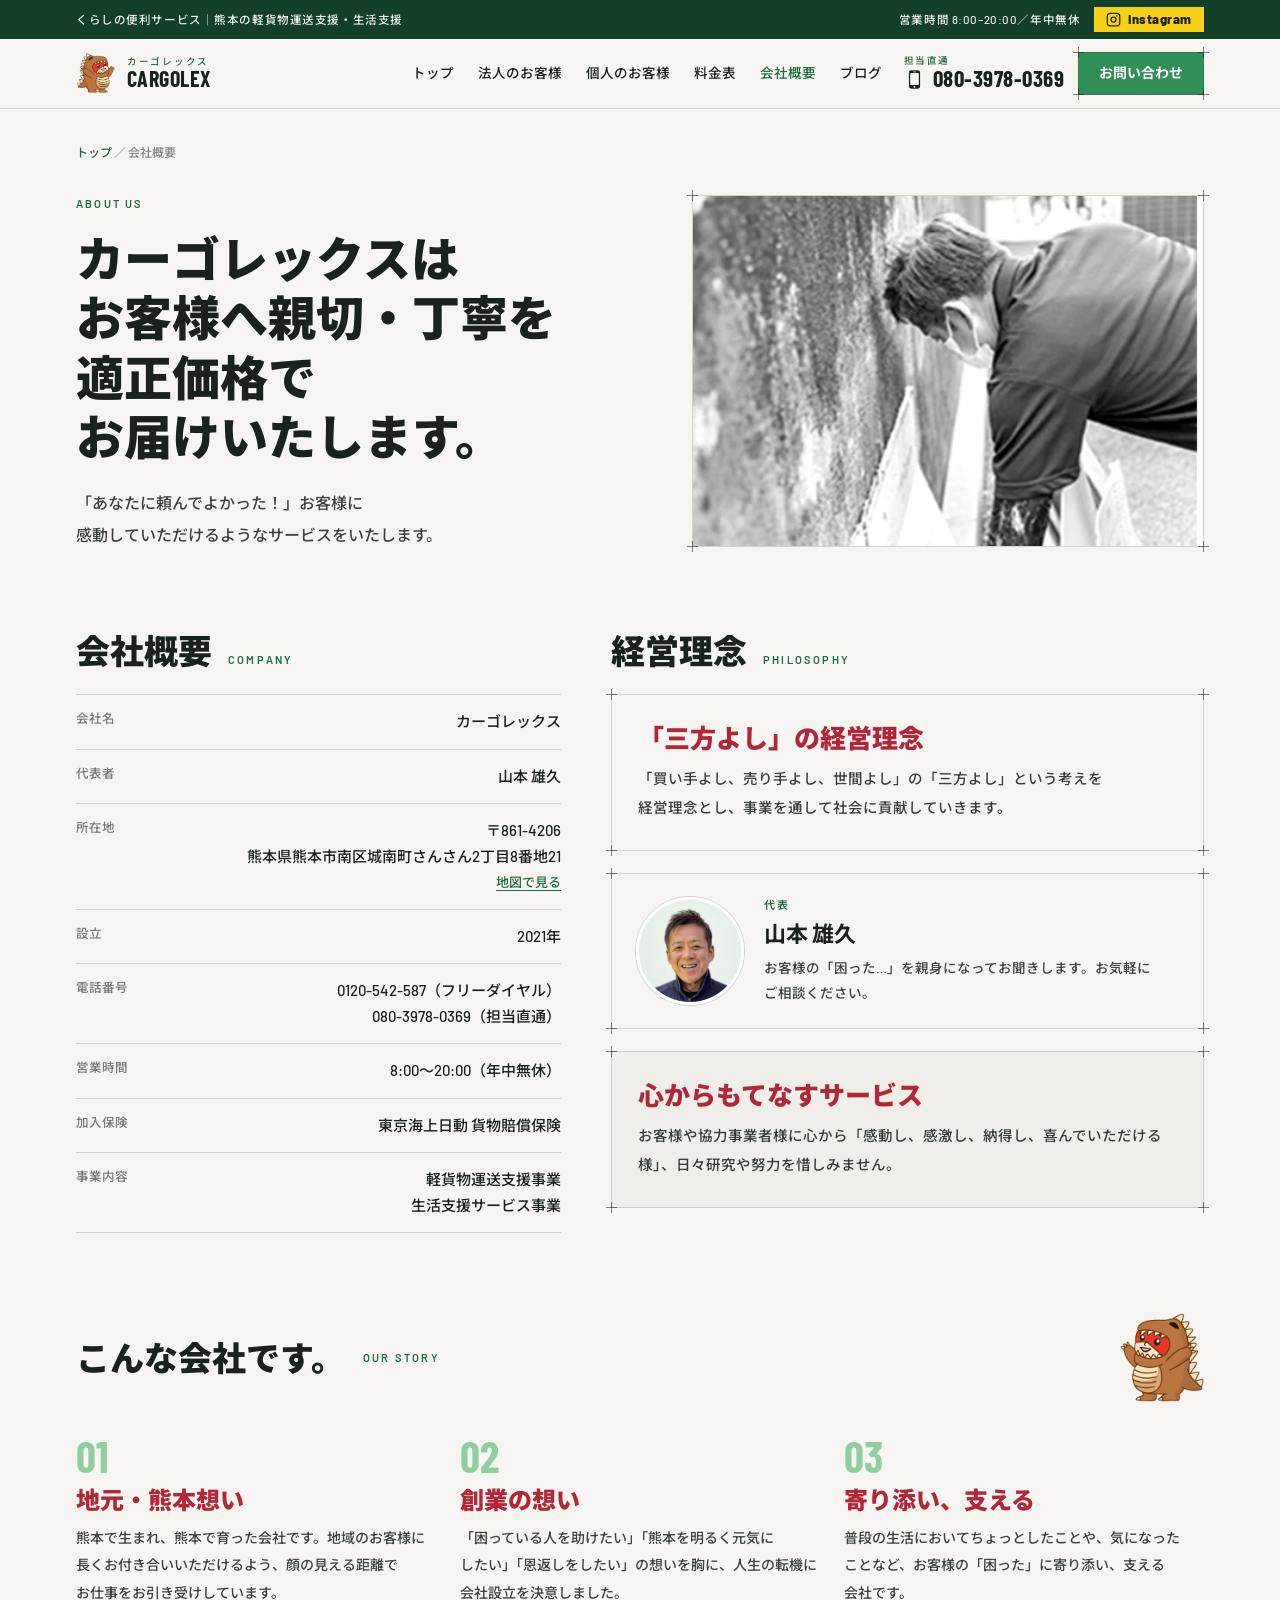
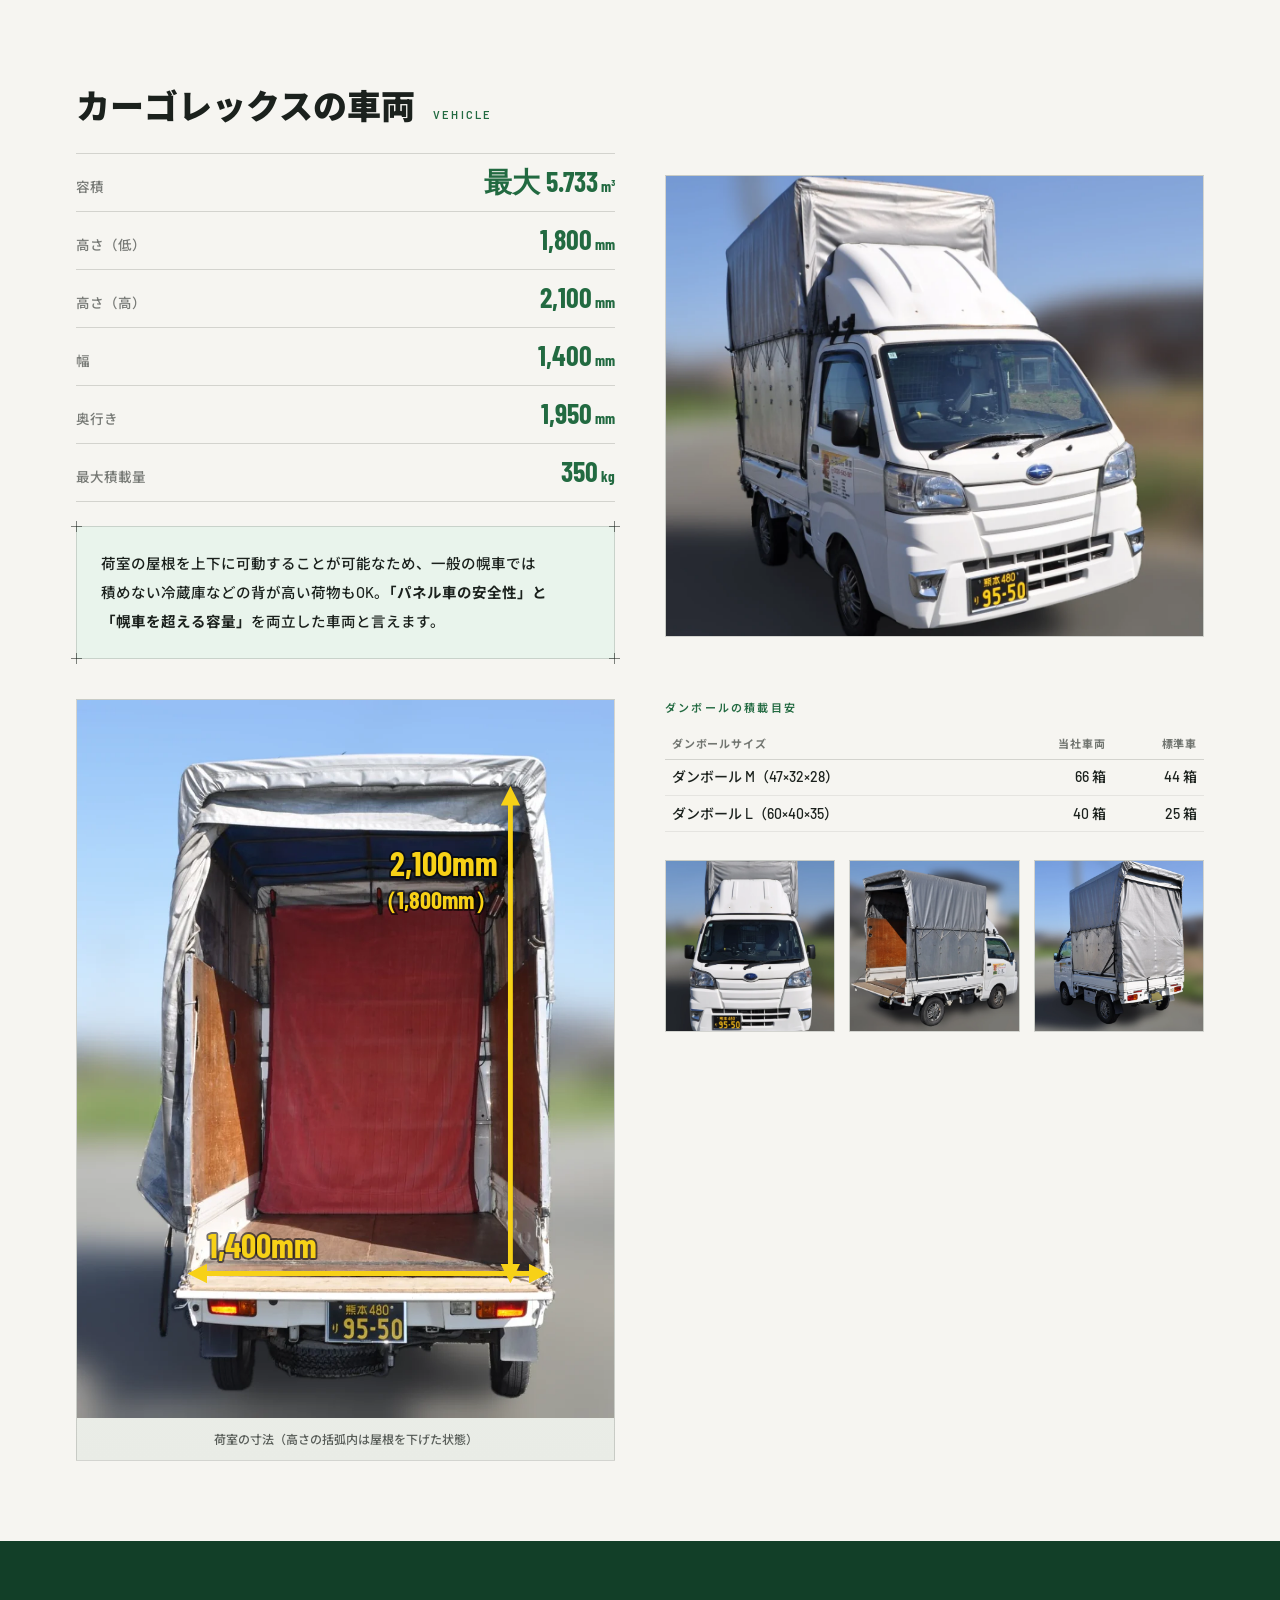
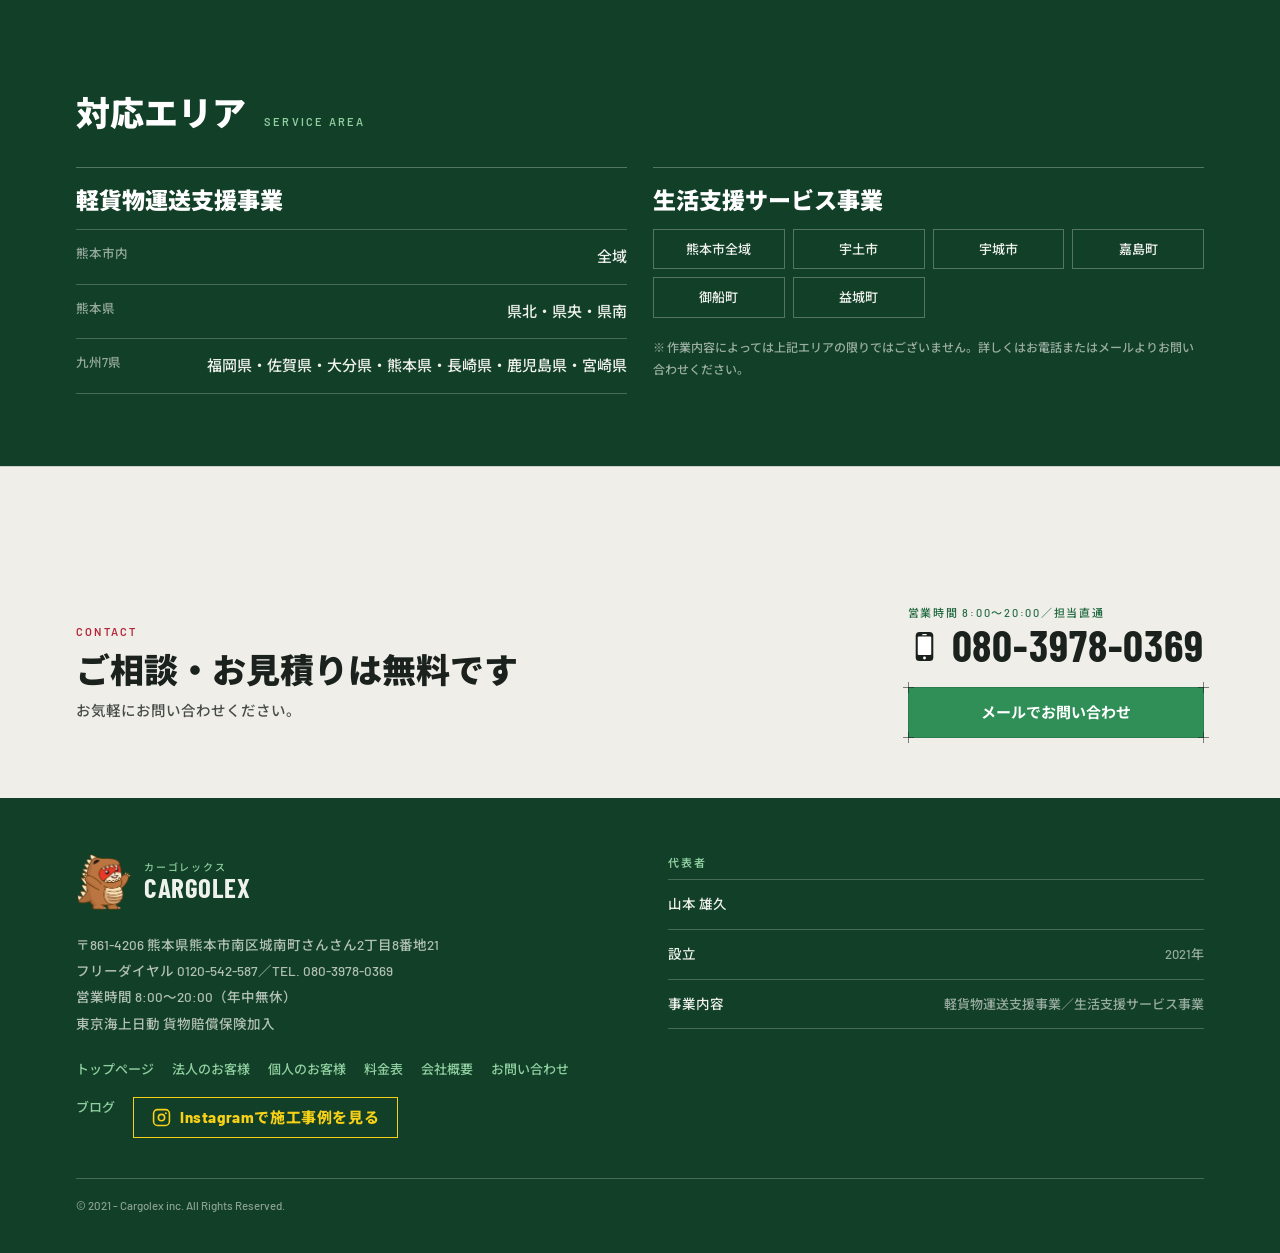
<file: company.html>
<!DOCTYPE html>
<html lang="ja">
<head>
<meta charset="utf-8">
<meta name="viewport" content="width=device-width, initial-scale=1">
<title>会社概要｜カーゴレックス（熊本市南区）</title>
<meta name="description" content="カーゴレックスの会社概要。熊本県熊本市南区城南町さんさんを拠点に、軽貨物運送支援事業・生活支援サービス事業を展開。「三方よし」の経営理念のもと、親切・丁寧・適正価格でお届けします。">
<link rel="canonical" href="https://cargolex0369.com/company.html">
<meta property="og:type" content="website">
<meta property="og:site_name" content="カーゴレックス">
<meta property="og:title" content="会社概要｜カーゴレックス">
<meta property="og:description" content="熊本県熊本市南区の軽貨物運送支援・生活支援サービス。「三方よし」の経営理念で事業を通して社会に貢献します。">
<meta property="og:url" content="https://cargolex0369.com/company.html">
<meta property="og:image" content="https://cargolex0369.com/assets/img/og-image.jpg">
<meta property="og:locale" content="ja_JP">
<meta name="twitter:card" content="summary_large_image">
<meta name="theme-color" content="#123f28">
<link rel="icon" type="image/png" href="assets/img/favicon-32.png">
<link rel="apple-touch-icon" href="assets/img/apple-touch-icon.png">
<link rel="preconnect" href="https://fonts.googleapis.com">
<link rel="preconnect" href="https://fonts.gstatic.com" crossorigin>
<link rel="stylesheet" href="https://fonts.googleapis.com/css2?family=Barlow+Condensed:wght@400;600;700;900&amp;family=Barlow:wght@400;500;700&amp;family=Noto+Sans+JP:wght@400;500;700;900&amp;display=swap">
<link rel="stylesheet" href="css/site.css">
<style>
.sec{padding-top:80px}
.kick{font-size:11px;letter-spacing:.2em;text-transform:uppercase;color:var(--color-accent-700);font-weight:600}
.h1{font-size:48px;line-height:1.24}
.h2{font-size:34px;line-height:1.16}
.lead{font-size:15px;line-height:1.9;color:color-mix(in srgb,var(--color-text) 68%,transparent);margin:10px 0 30px}
.g2{display:grid;grid-template-columns:repeat(2,1fr);gap:26px}
.g3{display:grid;grid-template-columns:repeat(3,1fr);gap:24px}
.g4{display:grid;grid-template-columns:repeat(4,1fr);gap:22px}
.split{display:grid;grid-template-columns:1fr 1fr;gap:50px;align-items:start}
.row{display:flex;justify-content:space-between;gap:18px;padding:14px 0;border-top:1px solid var(--color-divider)}
.rl{font-size:12.5px;color:color-mix(in srgb,var(--color-text) 58%,transparent);flex:none;width:104px}
.rv{font-size:15px;text-align:right;line-height:1.7}
.num{font-family:"Barlow Condensed",sans-serif;font-weight:700;font-size:44px;line-height:.9;color:var(--color-accent-300)}
.spec{font-family:"Barlow Condensed",sans-serif;font-weight:700;font-size:34px;line-height:1;color:var(--color-accent-700)}
@media (max-width:1024px){.g3,.g4{grid-template-columns:repeat(2,1fr)}.split,.g2{grid-template-columns:1fr;gap:32px}.h1{font-size:36px}.h2{font-size:28px}.sec{padding-top:58px}}
@media (max-width:640px){.g2,.g3,.g4{grid-template-columns:1fr;gap:18px}.h1{font-size:29px}.h2{font-size:25px}.sec{padding-top:46px}}
.veh-photo{background:linear-gradient(180deg,#f7f7f3,#e9ece6)}
.g3.veh-thumbs{grid-template-columns:repeat(3,1fr)}
@media (max-width:640px){.g3.veh-thumbs{gap:10px}.veh-thumbs img{height:110px!important}}
</style>
</head>
<body>
<a class="skip-link" href="#main">本文へスキップ</a>

<header class="site-header">
  <div class="topbar">
    <div class="wrap topbar-in">
      <span class="topbar-catch">くらしの便利サービス｜熊本の軽貨物運送支援・生活支援</span>
      <span class="topbar-right">営業時間 8:00–20:00／年中無休<a class="ig-chip" href="https://www.instagram.com/cargolex8558/" target="_blank" rel="noopener"><svg width="15" height="15" viewBox="0 0 24 24" fill="none" stroke="currentColor" stroke-width="2" stroke-linecap="round" aria-hidden="true"><rect x="2" y="2" width="20" height="20" rx="5"></rect><circle cx="12" cy="12" r="4"></circle><circle cx="17.5" cy="6.5" r="1.2" fill="currentColor" stroke="none"></circle></svg>Instagram</a></span>
    </div>
  </div>
  <div class="header-main">
    <div class="wrap header-in">
      <a class="brand" href="index.html">
        <img src="assets/img/mascot.png" alt="" width="40" height="40">
        <span class="brand-name"><span class="brand-kana">カーゴレックス</span><span class="brand-en">CARGOLEX</span></span>
      </a>
      <nav class="navlinks" aria-label="メインメニュー">
        <a href="index.html">トップ</a>
        <a href="business.html">法人のお客様</a>
        <a href="person.html">個人のお客様</a>
        <a href="price.html">料金表</a>
        <a class="on" href="company.html" aria-current="page">会社概要</a>
        <a href="blog/">ブログ</a>
      </nav>
      <div class="header-cta">
        <a class="telno" href="tel:08039780369"><span class="telno-label">担当直通</span><span class="telno-number"><svg class="phonemark" viewBox="0 0 24 24" aria-hidden="true" focusable="false"><rect class="pm-body" x="5.6" y="1.4" width="12.8" height="21.2" rx="2.8"></rect><rect class="pm-screen" x="7.1" y="4.7" width="9.8" height="13.5" rx="0.8"></rect><rect class="pm-screen" x="10.3" y="2.9" width="3.4" height="0.95" rx="0.48"></rect><circle class="pm-screen" cx="12" cy="20.4" r="1.05"></circle></svg>080-3978-0369</span></a>
        <a class="btn btn-primary blueprint" href="contact.html" style="padding:11px 20px;font-size:14px">
          <i class="corner tl"></i><i class="corner tr"></i><i class="corner bl"></i><i class="corner br"></i>
          お問い合わせ
        </a>
      </div>
      <button class="nav-toggle" type="button" aria-controls="nav-drawer" aria-expanded="false" aria-label="メニューを開く"><span></span><span></span><span></span></button>
    </div>
  </div>
  <nav class="nav-drawer" id="nav-drawer" aria-label="メニュー" hidden>
    <div class="wrap drawer-in">
      <a class="drawer-link" href="index.html">トップ</a>
      <a class="drawer-link" href="business.html">法人のお客様</a>
      <a class="drawer-link" href="person.html">個人のお客様</a>
      <a class="drawer-link" href="price.html">料金表</a>
      <a class="drawer-link on" href="company.html">会社概要</a>
      <a class="drawer-link" href="blog/">ブログ</a>
      <a class="drawer-link" href="contact.html">お問い合わせ</a>
      <div class="drawer-cta">
        <a class="drawer-tel" href="tel:08039780369"><span class="telno-label">営業時間 8:00〜20:00／担当直通</span><span class="telno-number"><svg class="phonemark" viewBox="0 0 24 24" aria-hidden="true" focusable="false"><rect class="pm-body" x="5.6" y="1.4" width="12.8" height="21.2" rx="2.8"></rect><rect class="pm-screen" x="7.1" y="4.7" width="9.8" height="13.5" rx="0.8"></rect><rect class="pm-screen" x="10.3" y="2.9" width="3.4" height="0.95" rx="0.48"></rect><circle class="pm-screen" cx="12" cy="20.4" r="1.05"></circle></svg>080-3978-0369</span></a>
        <a class="btn btn-primary btn-block blueprint" href="contact.html" style="padding:14px;font-size:15px;margin-top:0">
          <i class="corner tl"></i><i class="corner tr"></i><i class="corner bl"></i><i class="corner br"></i>
          無料お見積り・ご相談
        </a>
        <a class="drawer-ig" href="https://www.instagram.com/cargolex8558/" target="_blank" rel="noopener"><svg width="19" height="19" viewBox="0 0 24 24" fill="none" stroke="currentColor" stroke-width="2" stroke-linecap="round" aria-hidden="true"><rect x="2" y="2" width="20" height="20" rx="5"></rect><circle cx="12" cy="12" r="4"></circle><circle cx="17.5" cy="6.5" r="1.2" fill="currentColor" stroke="none"></circle></svg>Instagramで施工事例を見る</a>
      </div>
    </div>
  </nav>
</header>

<main id="main" style="overflow-x:hidden">

<section class="wrap" style="padding-top:34px">
  <div style="font-size:12px;color:color-mix(in srgb,var(--color-text) 52%,transparent);margin-bottom:30px"><a href="index.html">トップ</a> ／ 会社概要</div>
  <div class="split" style="grid-template-columns:1.05fr .95fr;gap:50px;align-items:center">
    <div>
      <span class="kick">About us</span>
      <h1 class="h1" style="margin:14px 0 20px">カーゴレックスは<br>お客様へ親切・丁寧を<br>適正価格でお届けいたします。</h1>
      <p style="font-size:16px;line-height:2;max-width:42ch;opacity:.84;margin:0">「あなたに頼んでよかった！」お客様に感動していただけるようなサービスをいたします。</p>
    </div>
    <figure class="blueprint duo" style="padding:0;margin:0">
      <i class="corner tl"></i><i class="corner tr"></i><i class="corner bl"></i><i class="corner br"></i>
      <img src="assets/img/photo-d.webp" alt="現場で作業にあたるスタッフ" width="428" height="298" fetchpriority="high" style="width:100%;height:clamp(250px,33vw,350px);object-fit:cover">
    </figure>
  </div>
</section>

<section class="wrap sec">
  <div class="split" style="grid-template-columns:.9fr 1.1fr;gap:50px">
    <div>
      <div style="display:flex;align-items:baseline;gap:16px;flex-wrap:wrap"><h2 class="h2">会社概要</h2><span class="kick">Company</span></div>
      <div style="margin-top:24px">
        <div class="row"><span class="rl">会社名</span><span class="rv">カーゴレックス</span></div>
        <div class="row"><span class="rl">代表者</span><span class="rv">山本 雄久</span></div>
        <div class="row"><span class="rl">所在地</span><span class="rv">〒861-4206<br>熊本県熊本市南区城南町さんさん2丁目8番地21<br><a href="https://www.google.com/maps/search/?api=1&amp;query=%E7%86%8A%E6%9C%AC%E7%9C%8C%E7%86%8A%E6%9C%AC%E5%B8%82%E5%8D%97%E5%8C%BA%E5%9F%8E%E5%8D%97%E7%94%BA%E3%81%95%E3%82%93%E3%81%95%E3%82%932%E4%B8%81%E7%9B%AE8%E7%95%AA%E5%9C%B021" target="_blank" rel="noopener" style="font-size:13px;color:var(--color-accent-700);text-decoration:underline">地図で見る</a></span></div>
        <div class="row"><span class="rl">設立</span><span class="rv">2021年</span></div>
        <div class="row"><span class="rl">電話番号</span><span class="rv"><a href="tel:0120542587" style="color:inherit">0120-542-587（フリーダイヤル）</a><br><a href="tel:08039780369" style="color:inherit">080-3978-0369（担当直通）</a></span></div>
        <div class="row"><span class="rl">営業時間</span><span class="rv">8:00〜20:00（年中無休）</span></div>
        <div class="row"><span class="rl">加入保険</span><span class="rv">東京海上日動 貨物賠償保険</span></div>
        <div class="row" style="border-bottom:1px solid var(--color-divider)"><span class="rl">事業内容</span><span class="rv">軽貨物運送支援事業<br>生活支援サービス事業</span></div>
      </div>
    </div>
    <div>
      <div style="display:flex;align-items:baseline;gap:16px;flex-wrap:wrap"><h2 class="h2">経営理念</h2><span class="kick">Philosophy</span></div>
      <div class="blueprint" style="padding:28px 26px;margin-top:24px">
        <i class="corner tl"></i><i class="corner tr"></i><i class="corner bl"></i><i class="corner br"></i>
        <h3 style="font-size:26px;color:var(--red7)">「三方よし」の経営理念</h3>
        <p style="font-size:14.5px;line-height:2;margin:12px 0 0;opacity:.86">「買い手よし、売り手よし、世間よし」の「三方よし」という考えを経営理念とし、事業を通して社会に貢献していきます。</p>
      </div>
      <div class="blueprint" style="padding:22px 24px;margin-top:22px;display:flex;align-items:center;gap:20px">
        <i class="corner tl"></i><i class="corner tr"></i><i class="corner bl"></i><i class="corner br"></i>
        <img src="assets/img/staff-yamamoto.webp" alt="担当の山本 雄久" width="480" height="480" loading="lazy" style="width:108px;height:108px;border-radius:50%;object-fit:cover;flex:none;border:3px solid #fff;box-shadow:0 0 0 1px var(--color-divider)">
        <div>
          <div class="kick" style="margin-bottom:6px">代表</div>
          <div style="font-size:22px;font-weight:700;line-height:1.3">山本 雄久</div>
          <p style="font-size:13.5px;line-height:1.85;margin:8px 0 0;opacity:.84">お客様の「困った…」を親身になってお聞きします。お気軽にご相談ください。</p>
        </div>
      </div>
      <div class="blueprint" style="padding:28px 26px;margin-top:22px;background:var(--color-neutral-100)">
        <i class="corner tl"></i><i class="corner tr"></i><i class="corner bl"></i><i class="corner br"></i>
        <h3 style="font-size:26px;color:var(--red7)">心からもてなすサービス</h3>
        <p style="font-size:14.5px;line-height:2;margin:12px 0 0;opacity:.86">お客様や協力事業者様に心から「感動し、感激し、納得し、喜んでいただける様」、日々研究や努力を惜しみません。</p>
      </div>
    </div>
  </div>
</section>

<section class="wrap sec">
  <div style="display:flex;align-items:center;gap:18px;flex-wrap:wrap"><h2 class="h2">こんな会社です。</h2><span class="kick">Our story</span><img src="assets/img/mascot-left.png" alt="カーゴレックスのマスコット" width="437" height="460" loading="lazy" style="width:84px;height:auto;margin-left:auto"></div>
  <div class="g3" style="margin-top:34px">
    <article>
      <div class="num">01</div>
      <h3 style="font-size:24px;margin:12px 0 10px;color:var(--red7)">地元・熊本想い</h3>
      <p style="font-size:14px;line-height:1.95;margin:0;opacity:.84">熊本で生まれ、熊本で育った会社です。地域のお客様に長くお付き合いいただけるよう、顔の見える距離でお仕事をお引き受けしています。</p>
    </article>
    <article>
      <div class="num">02</div>
      <h3 style="font-size:24px;margin:12px 0 10px;color:var(--red7)">創業の想い</h3>
      <p style="font-size:14px;line-height:1.95;margin:0;opacity:.84">「困っている人を助けたい」「熊本を明るく元気にしたい」「恩返しをしたい」の想いを胸に、人生の転機に会社設立を決意しました。</p>
    </article>
    <article>
      <div class="num">03</div>
      <h3 style="font-size:24px;margin:12px 0 10px;color:var(--red7)">寄り添い、支える</h3>
      <p style="font-size:14px;line-height:1.95;margin:0;opacity:.84">普段の生活においてちょっとしたことや、気になったことなど、お客様の「困った」に寄り添い、支える会社です。</p>
    </article>
  </div>
</section>

<section class="wrap sec">
  <div style="display:flex;align-items:baseline;gap:18px;flex-wrap:wrap"><h2 class="h2">カーゴレックスの車両</h2><span class="kick">Vehicle</span></div>
  <div class="split" style="margin-top:28px;align-items:center">
    <div>
      <div>
        <div class="row" style="align-items:baseline;padding:13px 0"><span class="rl" style="font-size:13.5px;width:auto">容積</span><span class="spec" style="font-size:28px">最大 5.733<span style="font-size:15px;margin-left:3px">m³</span></span></div>
        <div class="row" style="align-items:baseline;padding:13px 0"><span class="rl" style="font-size:13.5px;width:auto">高さ（低）</span><span class="spec" style="font-size:28px">1,800<span style="font-size:15px;margin-left:3px">mm</span></span></div>
        <div class="row" style="align-items:baseline;padding:13px 0"><span class="rl" style="font-size:13.5px;width:auto">高さ（高）</span><span class="spec" style="font-size:28px">2,100<span style="font-size:15px;margin-left:3px">mm</span></span></div>
        <div class="row" style="align-items:baseline;padding:13px 0"><span class="rl" style="font-size:13.5px;width:auto">幅</span><span class="spec" style="font-size:28px">1,400<span style="font-size:15px;margin-left:3px">mm</span></span></div>
        <div class="row" style="align-items:baseline;padding:13px 0"><span class="rl" style="font-size:13.5px;width:auto">奥行き</span><span class="spec" style="font-size:28px">1,950<span style="font-size:15px;margin-left:3px">mm</span></span></div>
        <div class="row" style="align-items:baseline;padding:13px 0;border-bottom:1px solid var(--color-divider)"><span class="rl" style="font-size:13.5px;width:auto">最大積載量</span><span class="spec" style="font-size:28px">350<span style="font-size:15px;margin-left:3px">kg</span></span></div>
      </div>
      <div class="blueprint" style="padding:22px 24px;margin-top:24px;background:var(--color-accent-100)">
        <i class="corner tl"></i><i class="corner tr"></i><i class="corner bl"></i><i class="corner br"></i>
        <p style="font-size:14.5px;line-height:2;margin:0">荷室の屋根を上下に可動することが可能なため、一般の幌車では積めない冷蔵庫などの背が高い荷物もOK。<strong>「パネル車の安全性」と「幌車を超える容量」</strong>を両立した車両と言えます。</p>
      </div>
    </div>
    <figure class="blueprint veh-photo" style="padding:0;margin:0;overflow:hidden">
      <i class="corner tl"></i><i class="corner tr"></i><i class="corner bl"></i><i class="corner br"></i>
      <img src="assets/img/truck-front.webp" alt="カーゴレックスの幌付き軽トラック" width="1200" height="1165" loading="lazy" style="width:100%;height:clamp(300px,36vw,460px);object-fit:cover;display:block">
    </figure>
  </div>
  <div class="split" style="margin-top:40px">
    <figure class="blueprint veh-photo" style="padding:0;margin:0;overflow:hidden">
      <i class="corner tl"></i><i class="corner tr"></i><i class="corner bl"></i><i class="corner br"></i>
      <div style="position:relative">
        <img src="assets/img/truck-cargo.webp" alt="荷室の寸法：幅1,400mm、高さ2,100mm（低い状態で1,800mm）" width="898" height="1200" loading="lazy" style="width:100%;height:auto;display:block">
        <svg viewBox="-110 -97 991 1325" aria-hidden="true" style="position:absolute;inset:0;width:100%;height:100%;overflow:visible">
          <defs><marker id="ah" viewBox="0 0 10 10" refX="5" refY="5" markerWidth="4" markerHeight="4" orient="auto-start-reverse"><path d="M0 0L10 5L0 10z" fill="#f7d117"/></marker></defs>
          <g stroke="#f7d117" stroke-width="9" stroke-linecap="round" marker-start="url(#ah)" marker-end="url(#ah)">
            <line x1="690" y1="962" x2="690" y2="80"/>
            <line x1="112" y1="962" x2="742" y2="962"/>
          </g>
          <g font-family="Barlow Condensed, sans-serif" font-weight="700" fill="#f7d117" stroke="rgba(0,0,0,.55)" stroke-width="7" paint-order="stroke">
            <text x="668" y="228" text-anchor="end" font-size="62">2,100mm</text>
            <text x="668" y="288" text-anchor="end" font-size="45">（1,800mm）</text>
            <text x="132" y="934" font-size="62">1,400mm</text>
          </g>
        </svg>
      </div>
      <figcaption style="font-size:12px;padding:12px;text-align:center;opacity:.7">荷室の寸法（高さの括弧内は屋根を下げた状態）</figcaption>
    </figure>
    <div>
      <div class="kick" style="margin-bottom:12px">ダンボールの積載目安</div>
      <div style="overflow-x:auto">
        <table class="table">
          <thead><tr><th>ダンボールサイズ</th><th style="text-align:right">当社車両</th><th style="text-align:right">標準車</th></tr></thead>
          <tbody>
            <tr><td>ダンボール M（47×32×28）</td><td style="text-align:right">66 箱</td><td style="text-align:right">44 箱</td></tr>
            <tr><td>ダンボール L（60×40×35）</td><td style="text-align:right">40 箱</td><td style="text-align:right">25 箱</td></tr>
          </tbody>
        </table>
      </div>
      <div class="g3 veh-thumbs" style="margin-top:28px;gap:14px">
        <figure class="blueprint veh-photo" style="padding:0;margin:0;overflow:hidden">
          <i class="corner tl"></i><i class="corner tr"></i><i class="corner bl"></i><i class="corner br"></i>
          <img src="assets/img/truck-front-straight.webp" alt="正面" width="943" height="1200" loading="lazy" style="width:100%;height:170px;object-fit:cover;display:block">
        </figure>
        <figure class="blueprint veh-photo" style="padding:0;margin:0;overflow:hidden">
          <i class="corner tl"></i><i class="corner tr"></i><i class="corner bl"></i><i class="corner br"></i>
          <img src="assets/img/truck-side.webp" alt="あおりを開けた荷台（側面）" width="1200" height="955" loading="lazy" style="width:100%;height:170px;object-fit:cover;display:block">
        </figure>
        <figure class="blueprint veh-photo" style="padding:0;margin:0;overflow:hidden">
          <i class="corner tl"></i><i class="corner tr"></i><i class="corner bl"></i><i class="corner br"></i>
          <img src="assets/img/truck-rear.webp" alt="幌を閉じた状態（後方）" width="1111" height="1200" loading="lazy" style="width:100%;height:170px;object-fit:cover;display:block">
        </figure>
      </div>
    </div>
  </div>
</section>

<section class="sec" style="margin-top:80px;background:var(--color-accent-900);color:#eef1ec;padding-bottom:72px">
  <div class="wrap" style="padding-top:72px">
    <div style="display:flex;align-items:baseline;gap:18px;flex-wrap:wrap">
      <h2 class="h2" style="color:#fff">対応エリア</h2>
      <span class="kick" style="color:var(--color-accent-300)">Service area</span>
    </div>
    <div class="g2" style="margin-top:34px">
      <div style="border-top:1px solid rgba(238,241,236,.3);padding-top:20px">
        <h3 style="font-size:23px;color:#fff;margin-bottom:16px">軽貨物運送支援事業</h3>
        <div class="row" style="border-color:rgba(238,241,236,.24)"><span class="rl" style="color:rgba(238,241,236,.6)">熊本市内</span><span class="rv" style="color:#eef1ec">全域</span></div>
        <div class="row" style="border-color:rgba(238,241,236,.24)"><span class="rl" style="color:rgba(238,241,236,.6)">熊本県</span><span class="rv" style="color:#eef1ec">県北・県央・県南</span></div>
        <div class="row" style="border-color:rgba(238,241,236,.24);border-bottom:1px solid rgba(238,241,236,.24)"><span class="rl" style="color:rgba(238,241,236,.6)">九州7県</span><span class="rv" style="color:#eef1ec">福岡県・佐賀県・大分県・熊本県・長崎県・鹿児島県・宮崎県</span></div>
      </div>
      <div style="border-top:1px solid rgba(238,241,236,.3);padding-top:20px">
        <h3 style="font-size:23px;color:#fff;margin-bottom:16px">生活支援サービス事業</h3>
        <div style="display:grid;grid-template-columns:repeat(auto-fill,minmax(112px,1fr));gap:8px">
          <span style="border:1px solid rgba(238,241,236,.3);padding:9px 6px;text-align:center;font-size:13px">熊本市全域</span>
          <span style="border:1px solid rgba(238,241,236,.3);padding:9px 6px;text-align:center;font-size:13px">宇土市</span>
          <span style="border:1px solid rgba(238,241,236,.3);padding:9px 6px;text-align:center;font-size:13px">宇城市</span>
          <span style="border:1px solid rgba(238,241,236,.3);padding:9px 6px;text-align:center;font-size:13px">嘉島町</span>
          <span style="border:1px solid rgba(238,241,236,.3);padding:9px 6px;text-align:center;font-size:13px">御船町</span>
          <span style="border:1px solid rgba(238,241,236,.3);padding:9px 6px;text-align:center;font-size:13px">益城町</span>
        </div>
        <p style="font-size:12px;line-height:1.85;margin:18px 0 0;color:rgba(238,241,236,.62)">※ 作業内容によっては上記エリアの限りではございません。詳しくはお電話またはメールよりお問い合わせください。</p>
      </div>
    </div>
  </div>
</section>

<section class="sec" style="border-top:1px solid var(--color-divider);background:var(--color-neutral-100)">
  <div class="wrap" style="padding-top:60px;padding-bottom:60px;display:flex;justify-content:space-between;gap:32px;flex-wrap:wrap;align-items:center">
    <div>
      <div class="kick" style="color:var(--red7)">Contact</div>
      <h2 class="h2" style="margin-top:10px">ご相談・お見積りは無料です</h2>
      <p style="font-size:14.5px;margin:10px 0 0;opacity:.78">お気軽にお問い合わせください。</p>
    </div>
    <div style="display:grid;gap:12px">
      <a class="tel-cta" href="tel:08039780369">
        <span class="tel-cta-label" style="font-size:11px;letter-spacing:.16em;color:var(--color-accent-700)">営業時間 8:00〜20:00／担当直通</span>
        <span class="tel-cta-number" style="font-family:'Barlow Condensed',sans-serif;font-weight:700;font-size:44px;letter-spacing:.02em"><svg class="phonemark" viewBox="0 0 24 24" aria-hidden="true" focusable="false"><rect class="pm-body" x="5.6" y="1.4" width="12.8" height="21.2" rx="2.8"></rect><rect class="pm-screen" x="7.1" y="4.7" width="9.8" height="13.5" rx="0.8"></rect><rect class="pm-screen" x="10.3" y="2.9" width="3.4" height="0.95" rx="0.48"></rect><circle class="pm-screen" cx="12" cy="20.4" r="1.05"></circle></svg>080-3978-0369</span>
      </a>
      <a class="btn btn-primary btn-block blueprint" href="contact.html" style="padding:14px;font-size:15px">
        <i class="corner tl"></i><i class="corner tr"></i><i class="corner bl"></i><i class="corner br"></i>
        メールでお問い合わせ
      </a>
    </div>
  </div>
</section>

</main>

<footer style="background:var(--color-accent-900);color:#eef1ec">
  <div class="wrap" style="padding-top:56px;padding-bottom:38px">
    <div class="split" style="gap:56px">
      <div>
        <div style="display:flex;align-items:center;gap:12px">
          <img src="assets/img/mascot.png" alt="" width="437" height="460" loading="lazy" style="width:56px;height:56px;object-fit:contain">
          <span style="display:grid;line-height:1.05">
            <span style="font-size:10px;letter-spacing:.18em;color:var(--color-accent-300)">カーゴレックス</span>
            <span style="font-family:'Barlow Condensed',sans-serif;font-weight:700;font-size:27px;letter-spacing:.02em">CARGOLEX</span>
          </span>
        </div>
        <p style="font-size:13.5px;line-height:1.95;margin:22px 0 0;color:rgba(238,241,236,.72)">〒861-4206 熊本県熊本市南区城南町さんさん2丁目8番地21<br>フリーダイヤル 0120-542-587／TEL. 080-3978-0369<br>営業時間 8:00〜20:00（年中無休）<br>東京海上日動 貨物賠償保険加入</p>
        <div style="display:flex;gap:18px;flex-wrap:wrap;margin-top:22px;font-size:13px">
          <a href="index.html" style="color:var(--color-accent-300)">トップページ</a>
          <a href="business.html" style="color:var(--color-accent-300)">法人のお客様</a>
          <a href="person.html" style="color:var(--color-accent-300)">個人のお客様</a>
          <a href="price.html" style="color:var(--color-accent-300)">料金表</a>
          <a href="company.html" style="color:var(--color-accent-300)">会社概要</a>
          <a href="contact.html" style="color:var(--color-accent-300)">お問い合わせ</a>
          <a href="blog/" style="color:var(--color-accent-300)">ブログ</a>
          <a href="https://www.instagram.com/cargolex8558/" target="_blank" rel="noopener" style="display:inline-flex;align-items:center;gap:9px;border:1px solid var(--yl);color:var(--yl);font-weight:800;font-size:15px;letter-spacing:.04em;padding:10px 18px;line-height:1"><svg width="19" height="19" viewBox="0 0 24 24" fill="none" stroke="currentColor" stroke-width="2" stroke-linecap="round" aria-hidden="true"><rect x="2" y="2" width="20" height="20" rx="5"></rect><circle cx="12" cy="12" r="4"></circle><circle cx="17.5" cy="6.5" r="1.2" fill="currentColor" stroke="none"></circle></svg>Instagramで施工事例を見る</a>
        </div>
      </div>
      <div>
        <div class="kick" style="color:var(--color-accent-300);margin-bottom:8px">代表者</div>
        <div class="row" style="border-color:rgba(238,241,236,.24)"><span style="font-size:13.5px">山本 雄久</span></div>
        <div class="row" style="border-color:rgba(238,241,236,.24)"><span style="font-size:13.5px">設立</span><span style="font-size:13px;color:rgba(238,241,236,.6)">2021年</span></div>
        <div class="row" style="border-color:rgba(238,241,236,.24);border-bottom:1px solid rgba(238,241,236,.24)"><span style="font-size:13.5px">事業内容</span><span style="font-size:13px;color:rgba(238,241,236,.6);text-align:right">軽貨物運送支援事業／生活支援サービス事業</span></div>
      </div>
    </div>
    <div style="margin-top:40px;padding-top:18px;border-top:1px solid rgba(238,241,236,.24);font-size:11.5px;color:rgba(238,241,236,.55)">© 2021 - Cargolex inc. All Rights Reserved.</div>
  </div>
</footer>

<nav class="mobile-cta" aria-label="クイックお問い合わせ">
  <a class="mc-tel" href="tel:08039780369"><svg width="17" height="17" viewBox="0 0 24 24" fill="none" stroke="currentColor" stroke-width="2" stroke-linecap="round" stroke-linejoin="round" aria-hidden="true"><path d="M22 16.92v3a2 2 0 0 1-2.18 2 19.79 19.79 0 0 1-8.63-3.07 19.5 19.5 0 0 1-6-6 19.79 19.79 0 0 1-3.07-8.67A2 2 0 0 1 4.11 2h3a2 2 0 0 1 2 1.72c.127.96.361 1.903.7 2.81a2 2 0 0 1-.45 2.11L8.09 9.91a16 16 0 0 0 6 6l1.27-1.27a2 2 0 0 1 2.11-.45c.907.339 1.85.573 2.81.7A2 2 0 0 1 22 16.92z"/></svg>電話する</a>
  <a class="mc-mail" href="contact.html"><svg width="17" height="17" viewBox="0 0 24 24" fill="none" stroke="currentColor" stroke-width="2" stroke-linecap="round" stroke-linejoin="round" aria-hidden="true"><rect x="2" y="4" width="20" height="16" rx="2"/><path d="m22 7-10 6L2 7"/></svg>無料お見積り</a>
</nav>

<script src="js/site.js" defer></script>
</body>
</html>
</file>
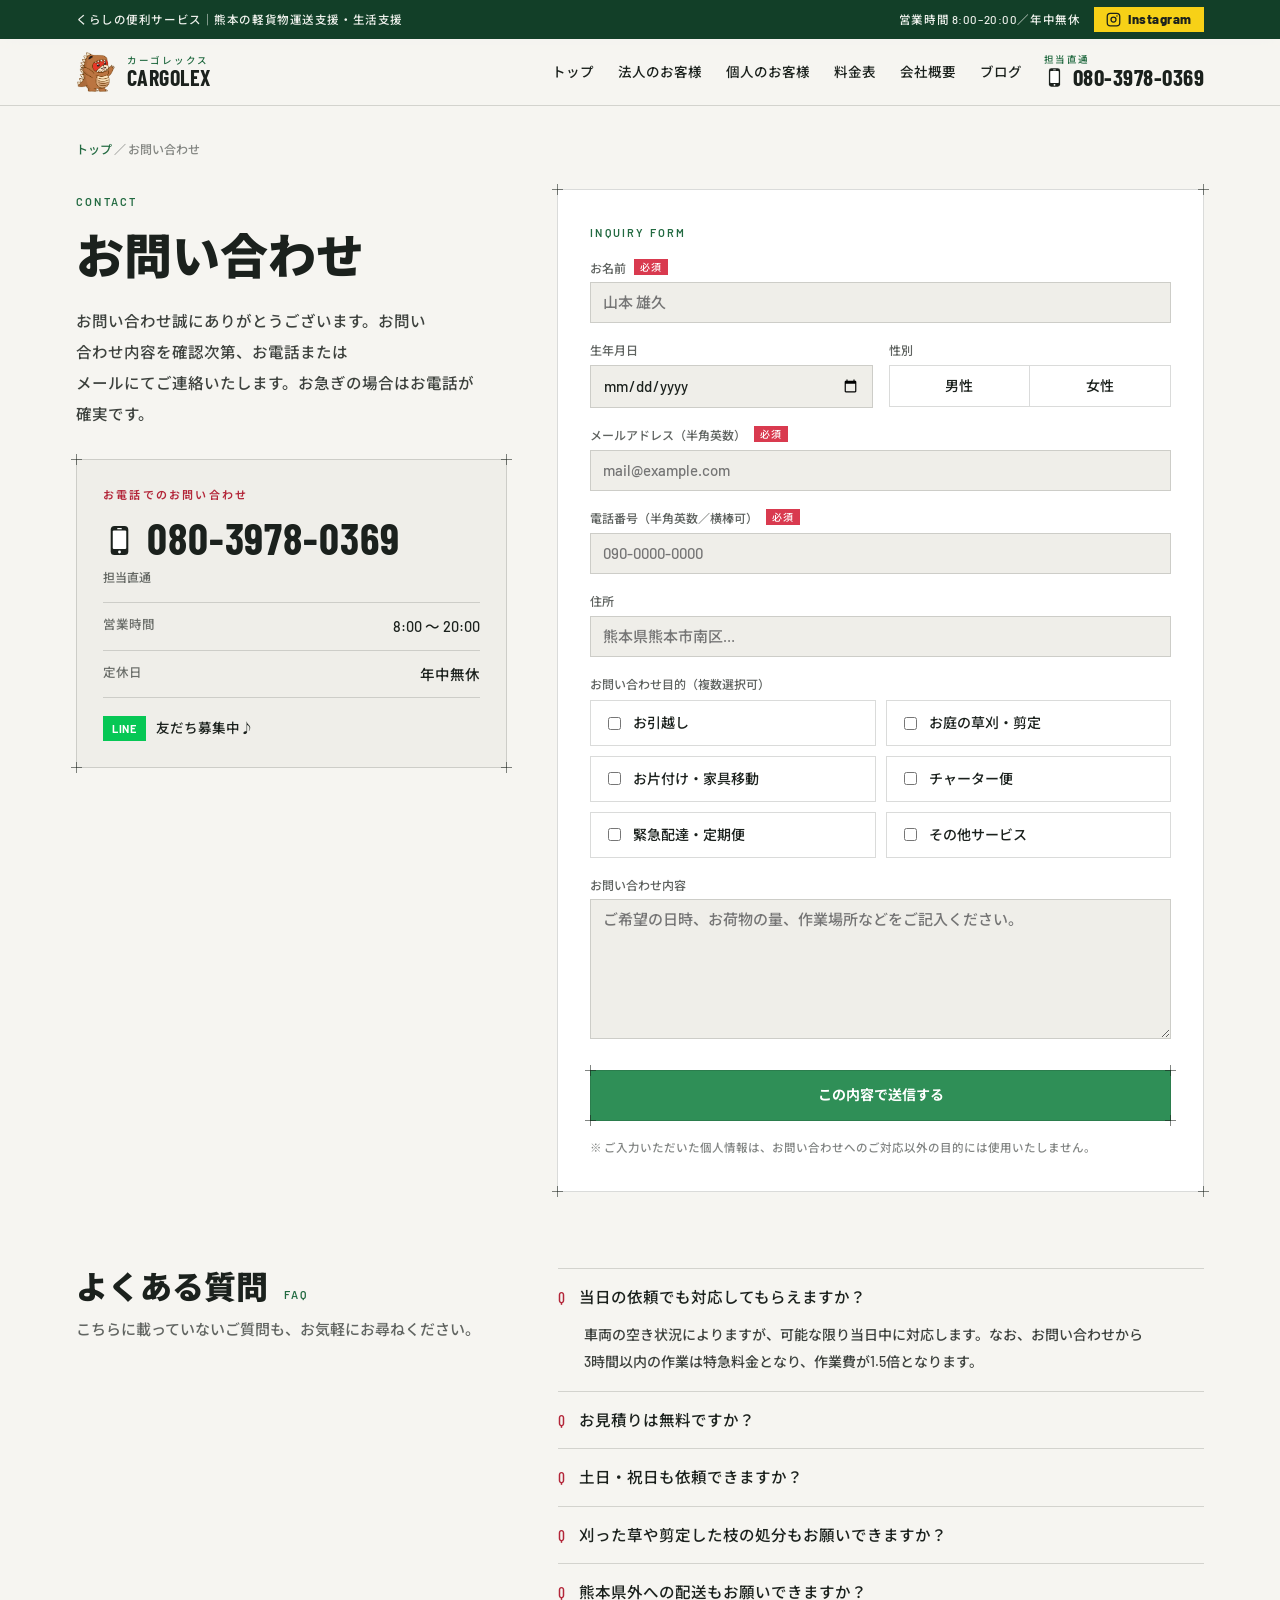
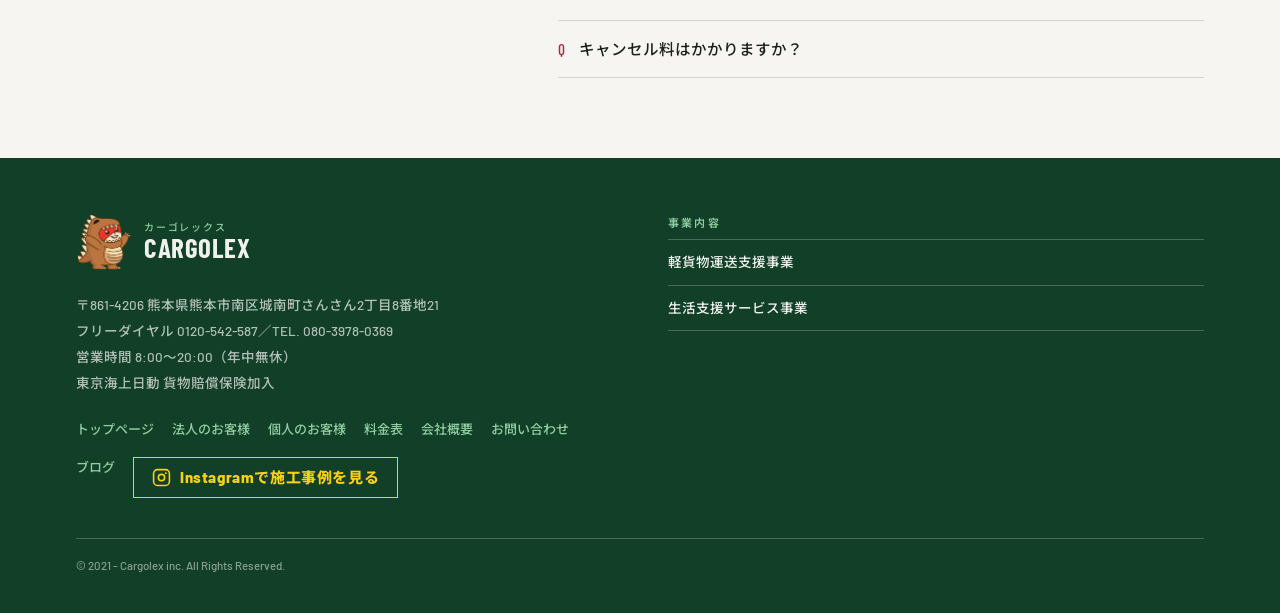
<file: contact.html>
<!DOCTYPE html>
<html lang="ja">
<head>
<meta charset="utf-8">
<meta name="viewport" content="width=device-width, initial-scale=1">
<title>お問い合わせ｜カーゴレックス（熊本の軽貨物運送・生活支援）</title>
<meta name="description" content="カーゴレックスへのお問い合わせはこちら。お電話（080-3978-0369／8:00〜20:00・年中無休）またはメールフォームで受け付けています。お見積りは無料です。">
<link rel="canonical" href="https://cargolex0369.com/contact.html">
<meta property="og:type" content="website">
<meta property="og:site_name" content="カーゴレックス">
<meta property="og:title" content="お問い合わせ｜カーゴレックス">
<meta property="og:description" content="お電話（080-3978-0369）またはメールフォームで受け付けています。お見積りは無料です。">
<meta property="og:url" content="https://cargolex0369.com/contact.html">
<meta property="og:image" content="https://cargolex0369.com/assets/img/og-image.jpg">
<meta property="og:locale" content="ja_JP">
<meta name="twitter:card" content="summary_large_image">
<meta name="theme-color" content="#123f28">
<link rel="icon" type="image/png" href="assets/img/favicon-32.png">
<link rel="apple-touch-icon" href="assets/img/apple-touch-icon.png">
<link rel="preconnect" href="https://fonts.googleapis.com">
<link rel="preconnect" href="https://fonts.gstatic.com" crossorigin>
<link rel="stylesheet" href="https://fonts.googleapis.com/css2?family=Barlow+Condensed:wght@400;600;700;900&amp;family=Barlow:wght@400;500;700&amp;family=Noto+Sans+JP:wght@400;500;700;900&amp;display=swap">
<link rel="stylesheet" href="css/site.css">
<style>
.sec{padding-top:76px}
.kick{font-size:11px;letter-spacing:.2em;text-transform:uppercase;color:var(--color-accent-700);font-weight:600}
.h1{font-size:48px;line-height:1.24}
.h2{font-size:32px;line-height:1.16}
.lead{font-size:15px;line-height:1.9;color:color-mix(in srgb,var(--color-text) 68%,transparent);margin:10px 0 28px}
.g2{display:grid;grid-template-columns:repeat(2,1fr);gap:16px}
.split{display:grid;grid-template-columns:.8fr 1.2fr;gap:50px;align-items:start}
.row{display:flex;justify-content:space-between;gap:18px;padding:12px 0;border-top:1px solid var(--color-divider)}
.req{background:var(--red);color:#fff;font-size:10px;letter-spacing:.08em;padding:2px 6px;margin-left:8px;vertical-align:2px}
.chk{display:flex;align-items:center;gap:9px;border:1px solid var(--color-divider);padding:11px 13px;font-size:14px;background:#fff;cursor:pointer}
.chk:hover{border-color:var(--color-accent)}
.chk:has(input:checked){border-color:var(--color-accent);background:var(--color-accent-100)}
.qa{border-top:1px solid var(--color-divider);padding:16px 0}
.qa summary{cursor:pointer;list-style:none;display:flex;gap:14px;align-items:baseline;font-size:15.5px}
.qa summary::-webkit-details-marker{display:none}
.qa summary:hover{color:var(--color-accent-700)}
.form-status{padding:14px 16px;font-size:13.5px;line-height:1.9;margin:0}
.form-status.notice{background:rgba(247,209,23,.16);border:1px solid rgba(199,166,10,.55)}
.form-status.success{background:var(--color-accent-100);border:1px solid var(--color-accent-300)}
.form-status.error{background:#fbe9ec;border:1px solid var(--red)}
@media (max-width:1024px){.split{grid-template-columns:1fr;gap:34px}.h1{font-size:36px}.h2{font-size:27px}.sec{padding-top:56px}}
@media (max-width:640px){.g2{grid-template-columns:1fr}.h1{font-size:29px}.h2{font-size:25px}.sec{padding-top:46px}}
</style>
</head>
<body>
<a class="skip-link" href="#main">本文へスキップ</a>

<header class="site-header">
  <div class="topbar">
    <div class="wrap topbar-in">
      <span class="topbar-catch">くらしの便利サービス｜熊本の軽貨物運送支援・生活支援</span>
      <span class="topbar-right">営業時間 8:00–20:00／年中無休<a class="ig-chip" href="https://www.instagram.com/cargolex8558/" target="_blank" rel="noopener"><svg width="15" height="15" viewBox="0 0 24 24" fill="none" stroke="currentColor" stroke-width="2" stroke-linecap="round" aria-hidden="true"><rect x="2" y="2" width="20" height="20" rx="5"></rect><circle cx="12" cy="12" r="4"></circle><circle cx="17.5" cy="6.5" r="1.2" fill="currentColor" stroke="none"></circle></svg>Instagram</a></span>
    </div>
  </div>
  <div class="header-main">
    <div class="wrap header-in">
      <a class="brand" href="index.html">
        <img src="assets/img/mascot.png" alt="" width="40" height="40">
        <span class="brand-name"><span class="brand-kana">カーゴレックス</span><span class="brand-en">CARGOLEX</span></span>
      </a>
      <nav class="navlinks" aria-label="メインメニュー">
        <a href="index.html">トップ</a>
        <a href="business.html">法人のお客様</a>
        <a href="person.html">個人のお客様</a>
        <a href="price.html">料金表</a>
        <a href="company.html">会社概要</a>
        <a href="blog/">ブログ</a>
      </nav>
      <div class="header-cta">
        <a class="telno" href="tel:08039780369"><span class="telno-label">担当直通</span><span class="telno-number"><svg class="phonemark" viewBox="0 0 24 24" aria-hidden="true" focusable="false"><rect class="pm-body" x="5.6" y="1.4" width="12.8" height="21.2" rx="2.8"></rect><rect class="pm-screen" x="7.1" y="4.7" width="9.8" height="13.5" rx="0.8"></rect><rect class="pm-screen" x="10.3" y="2.9" width="3.4" height="0.95" rx="0.48"></rect><circle class="pm-screen" cx="12" cy="20.4" r="1.05"></circle></svg>080-3978-0369</span></a>
      </div>
      <button class="nav-toggle" type="button" aria-controls="nav-drawer" aria-expanded="false" aria-label="メニューを開く"><span></span><span></span><span></span></button>
    </div>
  </div>
  <nav class="nav-drawer" id="nav-drawer" aria-label="メニュー" hidden>
    <div class="wrap drawer-in">
      <a class="drawer-link" href="index.html">トップ</a>
      <a class="drawer-link" href="business.html">法人のお客様</a>
      <a class="drawer-link" href="person.html">個人のお客様</a>
      <a class="drawer-link" href="price.html">料金表</a>
      <a class="drawer-link" href="company.html">会社概要</a>
      <a class="drawer-link" href="blog/">ブログ</a>
      <a class="drawer-link on" href="contact.html">お問い合わせ</a>
      <div class="drawer-cta">
        <a class="drawer-tel" href="tel:08039780369"><span class="telno-label">営業時間 8:00〜20:00／担当直通</span><span class="telno-number"><svg class="phonemark" viewBox="0 0 24 24" aria-hidden="true" focusable="false"><rect class="pm-body" x="5.6" y="1.4" width="12.8" height="21.2" rx="2.8"></rect><rect class="pm-screen" x="7.1" y="4.7" width="9.8" height="13.5" rx="0.8"></rect><rect class="pm-screen" x="10.3" y="2.9" width="3.4" height="0.95" rx="0.48"></rect><circle class="pm-screen" cx="12" cy="20.4" r="1.05"></circle></svg>080-3978-0369</span></a>
        <a class="drawer-ig" href="https://www.instagram.com/cargolex8558/" target="_blank" rel="noopener"><svg width="19" height="19" viewBox="0 0 24 24" fill="none" stroke="currentColor" stroke-width="2" stroke-linecap="round" aria-hidden="true"><rect x="2" y="2" width="20" height="20" rx="5"></rect><circle cx="12" cy="12" r="4"></circle><circle cx="17.5" cy="6.5" r="1.2" fill="currentColor" stroke="none"></circle></svg>Instagramで施工事例を見る</a>
      </div>
    </div>
  </nav>
</header>

<main id="main" style="overflow-x:hidden">

<section class="wrap" style="padding-top:34px">
  <div style="font-size:12px;color:color-mix(in srgb,var(--color-text) 52%,transparent);margin-bottom:30px"><a href="index.html">トップ</a> ／ お問い合わせ</div>
  <div class="split">
    <div>
      <span class="kick">Contact</span>
      <h1 class="h1" style="margin:14px 0 20px">お問い合わせ</h1>
      <p style="font-size:15.5px;line-height:2;opacity:.84;margin:0 0 30px">お問い合わせ誠にありがとうございます。お問い合わせ内容を確認次第、お電話またはメールにてご連絡いたします。お急ぎの場合はお電話が確実です。</p>
      <div class="blueprint" style="padding:26px 26px;background:var(--color-neutral-100)">
        <i class="corner tl"></i><i class="corner tr"></i><i class="corner bl"></i><i class="corner br"></i>
        <div class="kick" style="color:var(--red7)">お電話でのお問い合わせ</div>
        <a class="tel-cta" href="tel:08039780369" style="margin-top:12px"><span class="tel-cta-number" style="font-family:'Barlow Condensed',sans-serif;font-weight:700;font-size:44px;line-height:1.05;letter-spacing:.02em"><svg class="phonemark" viewBox="0 0 24 24" aria-hidden="true" focusable="false"><rect class="pm-body" x="5.6" y="1.4" width="12.8" height="21.2" rx="2.8"></rect><rect class="pm-screen" x="7.1" y="4.7" width="9.8" height="13.5" rx="0.8"></rect><rect class="pm-screen" x="10.3" y="2.9" width="3.4" height="0.95" rx="0.48"></rect><circle class="pm-screen" cx="12" cy="20.4" r="1.05"></circle></svg>080-3978-0369</span></a>
        <div style="font-size:12px;margin-top:6px;opacity:.66">担当直通</div>
        <div class="row" style="margin-top:16px"><span style="font-size:12.5px;opacity:.62">営業時間</span><span style="font-size:14.5px">8:00 〜 20:00</span></div>
        <div class="row" style="border-bottom:1px solid var(--color-divider)"><span style="font-size:12.5px;opacity:.62">定休日</span><span style="font-size:14.5px">年中無休</span></div>
        <div style="display:flex;align-items:center;gap:10px;margin-top:18px;font-size:13.5px">
          <span style="background:#06c755;color:#fff;font-weight:700;font-size:11px;letter-spacing:.06em;padding:4px 9px">LINE</span>
          <span>友だち募集中♪</span>
        </div>
      </div>
    </div>
    <form class="blueprint" id="contact-form" style="padding:34px 32px;display:grid;gap:18px;background:#fff">
      <i class="corner tl"></i><i class="corner tr"></i><i class="corner bl"></i><i class="corner br"></i>
      <div class="kick">Inquiry form</div>
      <div class="field"><label for="cl-name">お名前<span class="req">必須</span></label><input class="input" id="cl-name" name="お名前" autocomplete="name" required placeholder="山本 雄久"></div>
      <div class="g2">
        <div class="field"><label for="cl-bd">生年月日</label><input class="input" id="cl-bd" name="生年月日" type="date"></div>
        <div class="field"><label id="cl-sex-label">性別</label>
          <div class="seg" style="width:100%" role="radiogroup" aria-labelledby="cl-sex-label">
            <label class="seg-opt" style="flex:1;justify-content:center"><input type="radio" name="性別" value="男性"><span>男性</span></label>
            <label class="seg-opt" style="flex:1;justify-content:center"><input type="radio" name="性別" value="女性"><span>女性</span></label>
          </div>
        </div>
      </div>
      <div class="field"><label for="cl-mail">メールアドレス（半角英数）<span class="req">必須</span></label><input class="input" id="cl-mail" name="メールアドレス" type="email" inputmode="email" autocomplete="email" required placeholder="mail@example.com"></div>
      <div class="field"><label for="cl-tel">電話番号（半角英数／横棒可）<span class="req">必須</span></label><input class="input" id="cl-tel" name="電話番号" type="tel" inputmode="tel" autocomplete="tel" required placeholder="090-0000-0000"></div>
      <div class="field"><label for="cl-adr">住所</label><input class="input" id="cl-adr" name="住所" autocomplete="street-address" placeholder="熊本県熊本市南区…"></div>
      <fieldset class="field" style="border:0;padding:0;margin:0">
        <legend style="font-size:12px;margin-bottom:5px;color:rgba(27,33,29,.7);padding:0">お問い合わせ目的（複数選択可）</legend>
        <div class="g2" style="gap:10px;margin-top:2px">
          <label class="chk"><input type="checkbox" name="お問い合わせ目的" value="お引越し"><span>お引越し</span></label>
          <label class="chk"><input type="checkbox" name="お問い合わせ目的" value="お庭の草刈・剪定"><span>お庭の草刈・剪定</span></label>
          <label class="chk"><input type="checkbox" name="お問い合わせ目的" value="お片付け・家具移動"><span>お片付け・家具移動</span></label>
          <label class="chk"><input type="checkbox" name="お問い合わせ目的" value="チャーター便"><span>チャーター便</span></label>
          <label class="chk"><input type="checkbox" name="お問い合わせ目的" value="緊急配達・定期便"><span>緊急配達・定期便</span></label>
          <label class="chk"><input type="checkbox" name="お問い合わせ目的" value="その他サービス"><span>その他サービス</span></label>
        </div>
      </fieldset>
      <div class="field"><label for="cl-msg">お問い合わせ内容</label><textarea class="input" id="cl-msg" name="お問い合わせ内容" style="min-height:140px" placeholder="ご希望の日時、お荷物の量、作業場所などをご記入ください。"></textarea></div>
      <div id="form-status" class="form-status" role="status" aria-live="polite" hidden></div>
      <button class="btn btn-primary btn-block blueprint" style="padding:15px" type="submit">
        <i class="corner tl"></i><i class="corner tr"></i><i class="corner bl"></i><i class="corner br"></i>
        この内容で送信する
      </button>
      <p style="font-size:11.5px;margin:0;color:color-mix(in srgb,var(--color-text) 55%,transparent)">※ ご入力いただいた個人情報は、お問い合わせへのご対応以外の目的には使用いたしません。</p>
    </form>
  </div>
</section>

<section class="wrap sec">
  <div class="split" style="grid-template-columns:.8fr 1.2fr;gap:52px">
    <div>
      <div style="display:flex;align-items:baseline;gap:16px;flex-wrap:wrap"><h2 class="h2">よくある質問</h2><span class="kick">FAQ</span></div>
      <p class="lead" style="margin-bottom:0">こちらに載っていないご質問も、お気軽にお尋ねください。</p>
    </div>
    <div>
      <details class="qa" open>
        <summary><span style="font-family:'Barlow Condensed',sans-serif;color:var(--red7)">Q</span>当日の依頼でも対応してもらえますか？</summary>
        <p style="font-size:14px;line-height:1.95;margin:12px 0 0 26px;opacity:.84">車両の空き状況によりますが、可能な限り当日中に対応します。なお、お問い合わせから3時間以内の作業は特急料金となり、作業費が1.5倍となります。</p>
      </details>
      <details class="qa">
        <summary><span style="font-family:'Barlow Condensed',sans-serif;color:var(--red7)">Q</span>お見積りは無料ですか？</summary>
        <p style="font-size:14px;line-height:1.95;margin:12px 0 0 26px;opacity:.84">お見積りは無料です！お気軽にご連絡ください。</p>
      </details>
      <details class="qa">
        <summary><span style="font-family:'Barlow Condensed',sans-serif;color:var(--red7)">Q</span>土日・祝日も依頼できますか？</summary>
        <p style="font-size:14px;line-height:1.95;margin:12px 0 0 26px;opacity:.84">年中無休で受け付けています。なお、お引越し運賃は土曜・日曜・祝祭日が2割増、早朝・深夜（20:00〜翌7:00）が1割増となります。</p>
      </details>
      <details class="qa">
        <summary><span style="font-family:'Barlow Condensed',sans-serif;color:var(--red7)">Q</span>刈った草や剪定した枝の処分もお願いできますか？</summary>
        <p style="font-size:14px;line-height:1.95;margin:12px 0 0 26px;opacity:.84">はい、作業とあわせてまとめてお引き受けします。処分先を別途手配していただく必要はありません。</p>
      </details>
      <details class="qa">
        <summary><span style="font-family:'Barlow Condensed',sans-serif;color:var(--red7)">Q</span>熊本県外への配送もお願いできますか？</summary>
        <p style="font-size:14px;line-height:1.95;margin:12px 0 0 26px;opacity:.84">軽貨物運送支援事業は九州7県（福岡・佐賀・大分・熊本・長崎・鹿児島・宮崎）に対応しています。<br>全国対応可能な場合もございます。まずは、ご相談ください。</p>
      </details>
      <details class="qa" style="border-bottom:1px solid var(--color-divider)">
        <summary><span style="font-family:'Barlow Condensed',sans-serif;color:var(--red7)">Q</span>キャンセル料はかかりますか？</summary>
        <p style="font-size:14px;line-height:1.95;margin:12px 0 0 26px;opacity:.84">キャンセル料が発生する場合がございます（前日／30%以内、当日／50%以内）。日程の変更もお早めにご連絡ください。</p>
      </details>
    </div>
  </div>
</section>

</main>

<footer style="margin-top:80px;background:var(--color-accent-900);color:#eef1ec">
  <div class="wrap" style="padding-top:56px;padding-bottom:38px">
    <div class="split" style="grid-template-columns:1fr 1fr;gap:56px">
      <div>
        <div style="display:flex;align-items:center;gap:12px">
          <img src="assets/img/mascot.png" alt="" width="437" height="460" loading="lazy" style="width:56px;height:56px;object-fit:contain">
          <span style="display:grid;line-height:1.05">
            <span style="font-size:10px;letter-spacing:.18em;color:var(--color-accent-300)">カーゴレックス</span>
            <span style="font-family:'Barlow Condensed',sans-serif;font-weight:700;font-size:27px;letter-spacing:.02em">CARGOLEX</span>
          </span>
        </div>
        <p style="font-size:13.5px;line-height:1.95;margin:22px 0 0;color:rgba(238,241,236,.72)">〒861-4206 熊本県熊本市南区城南町さんさん2丁目8番地21<br>フリーダイヤル 0120-542-587／TEL. 080-3978-0369<br>営業時間 8:00〜20:00（年中無休）<br>東京海上日動 貨物賠償保険加入</p>
        <div style="display:flex;gap:18px;flex-wrap:wrap;margin-top:22px;font-size:13px">
          <a href="index.html" style="color:var(--color-accent-300)">トップページ</a>
          <a href="business.html" style="color:var(--color-accent-300)">法人のお客様</a>
          <a href="person.html" style="color:var(--color-accent-300)">個人のお客様</a>
          <a href="price.html" style="color:var(--color-accent-300)">料金表</a>
          <a href="company.html" style="color:var(--color-accent-300)">会社概要</a>
          <a href="contact.html" style="color:var(--color-accent-300)">お問い合わせ</a>
          <a href="blog/" style="color:var(--color-accent-300)">ブログ</a>
          <a href="https://www.instagram.com/cargolex8558/" target="_blank" rel="noopener" style="display:inline-flex;align-items:center;gap:9px;border:1px solid var(--yl);color:var(--yl);font-weight:800;font-size:15px;letter-spacing:.04em;padding:10px 18px;line-height:1"><svg width="19" height="19" viewBox="0 0 24 24" fill="none" stroke="currentColor" stroke-width="2" stroke-linecap="round" aria-hidden="true"><rect x="2" y="2" width="20" height="20" rx="5"></rect><circle cx="12" cy="12" r="4"></circle><circle cx="17.5" cy="6.5" r="1.2" fill="currentColor" stroke="none"></circle></svg>Instagramで施工事例を見る</a>
        </div>
      </div>
      <div>
        <div class="kick" style="color:var(--color-accent-300);margin-bottom:8px">事業内容</div>
        <div class="row" style="border-color:rgba(238,241,236,.24)"><span style="font-size:13.5px">軽貨物運送支援事業</span></div>
        <div class="row" style="border-color:rgba(238,241,236,.24);border-bottom:1px solid rgba(238,241,236,.24)"><span style="font-size:13.5px">生活支援サービス事業</span></div>
      </div>
    </div>
    <div style="margin-top:40px;padding-top:18px;border-top:1px solid rgba(238,241,236,.24);font-size:11.5px;color:rgba(238,241,236,.55)">© 2021 - Cargolex inc. All Rights Reserved.</div>
  </div>
</footer>

<nav class="mobile-cta" aria-label="クイックお問い合わせ">
  <a class="mc-tel" href="tel:08039780369"><svg width="17" height="17" viewBox="0 0 24 24" fill="none" stroke="currentColor" stroke-width="2" stroke-linecap="round" stroke-linejoin="round" aria-hidden="true"><path d="M22 16.92v3a2 2 0 0 1-2.18 2 19.79 19.79 0 0 1-8.63-3.07 19.5 19.5 0 0 1-6-6 19.79 19.79 0 0 1-3.07-8.67A2 2 0 0 1 4.11 2h3a2 2 0 0 1 2 1.72c.127.96.361 1.903.7 2.81a2 2 0 0 1-.45 2.11L8.09 9.91a16 16 0 0 0 6 6l1.27-1.27a2 2 0 0 1 2.11-.45c.907.339 1.85.573 2.81.7A2 2 0 0 1 22 16.92z"/></svg>電話する</a>
  <a class="mc-mail" href="contact.html"><svg width="17" height="17" viewBox="0 0 24 24" fill="none" stroke="currentColor" stroke-width="2" stroke-linecap="round" stroke-linejoin="round" aria-hidden="true"><rect x="2" y="4" width="20" height="16" rx="2"/><path d="m22 7-10 6L2 7"/></svg>無料お見積り</a>
</nav>

<script src="js/site.js" defer></script>
</body>
</html>
</file>
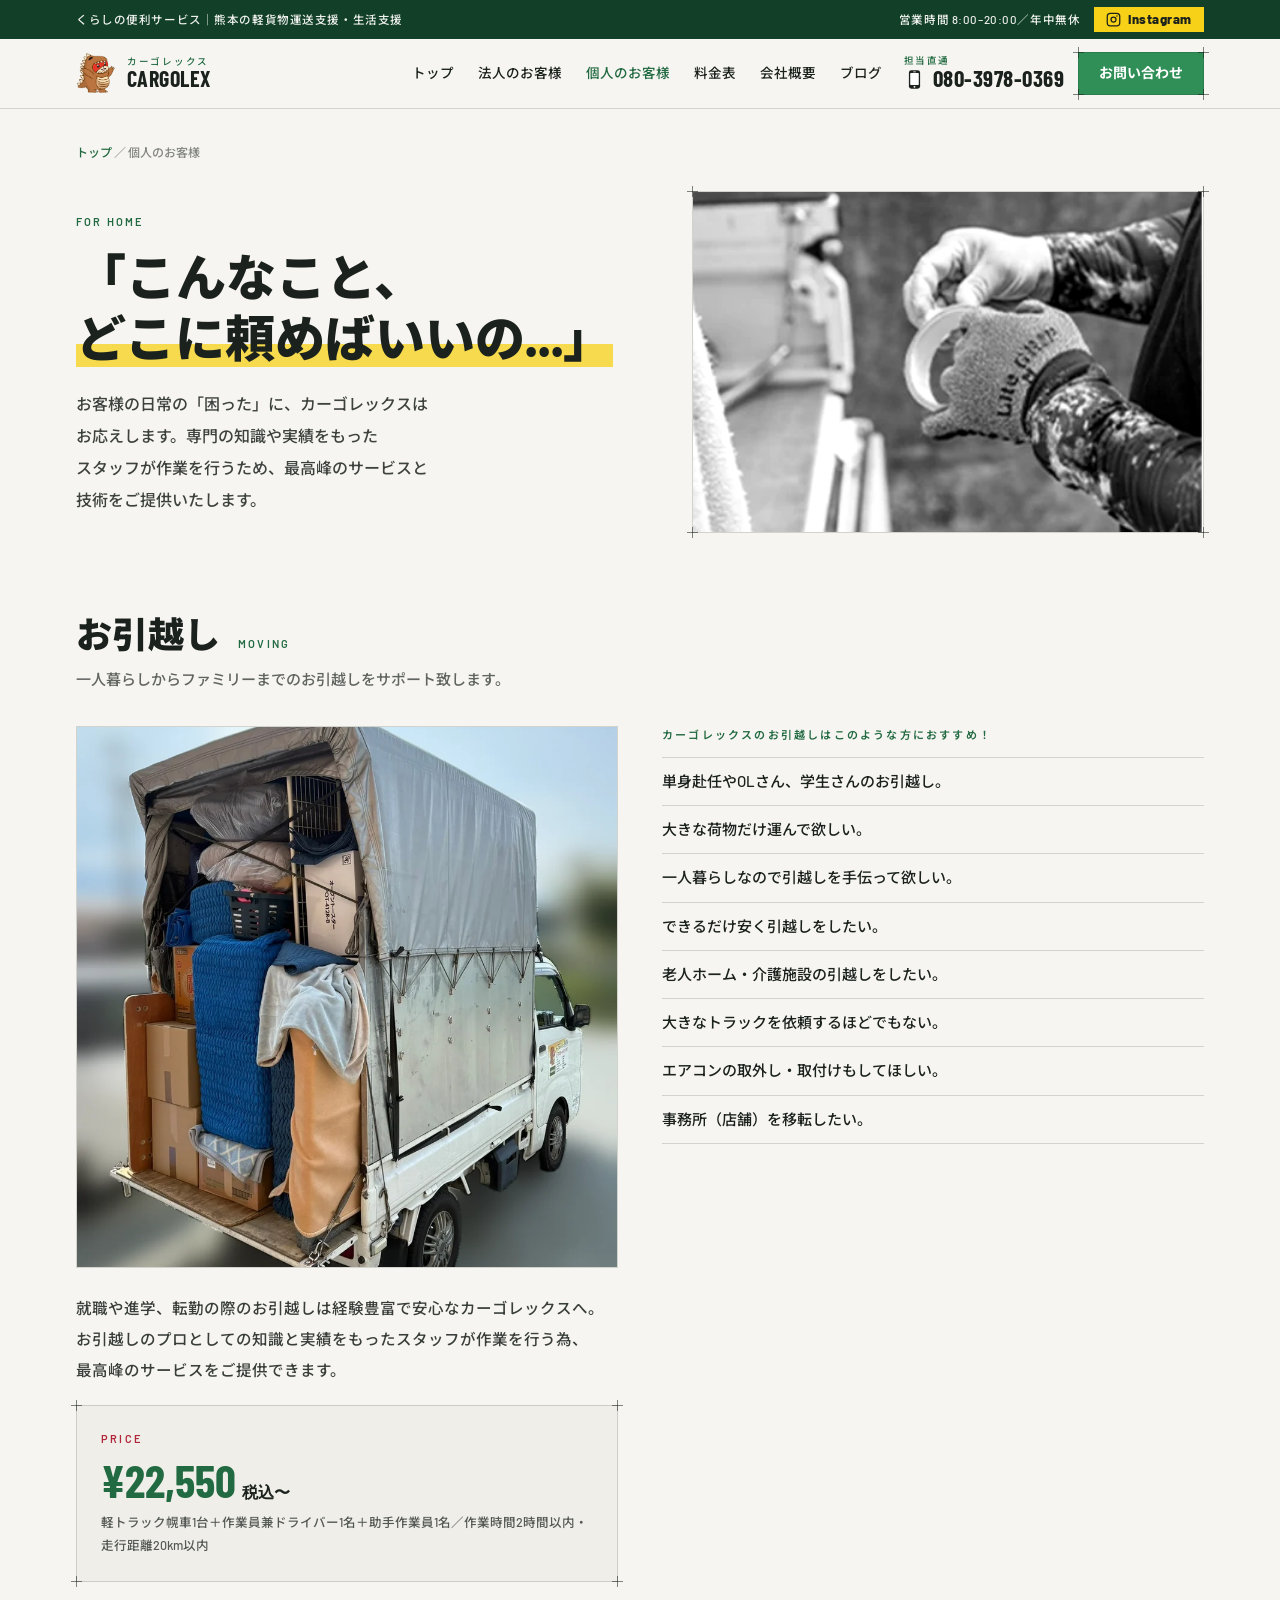
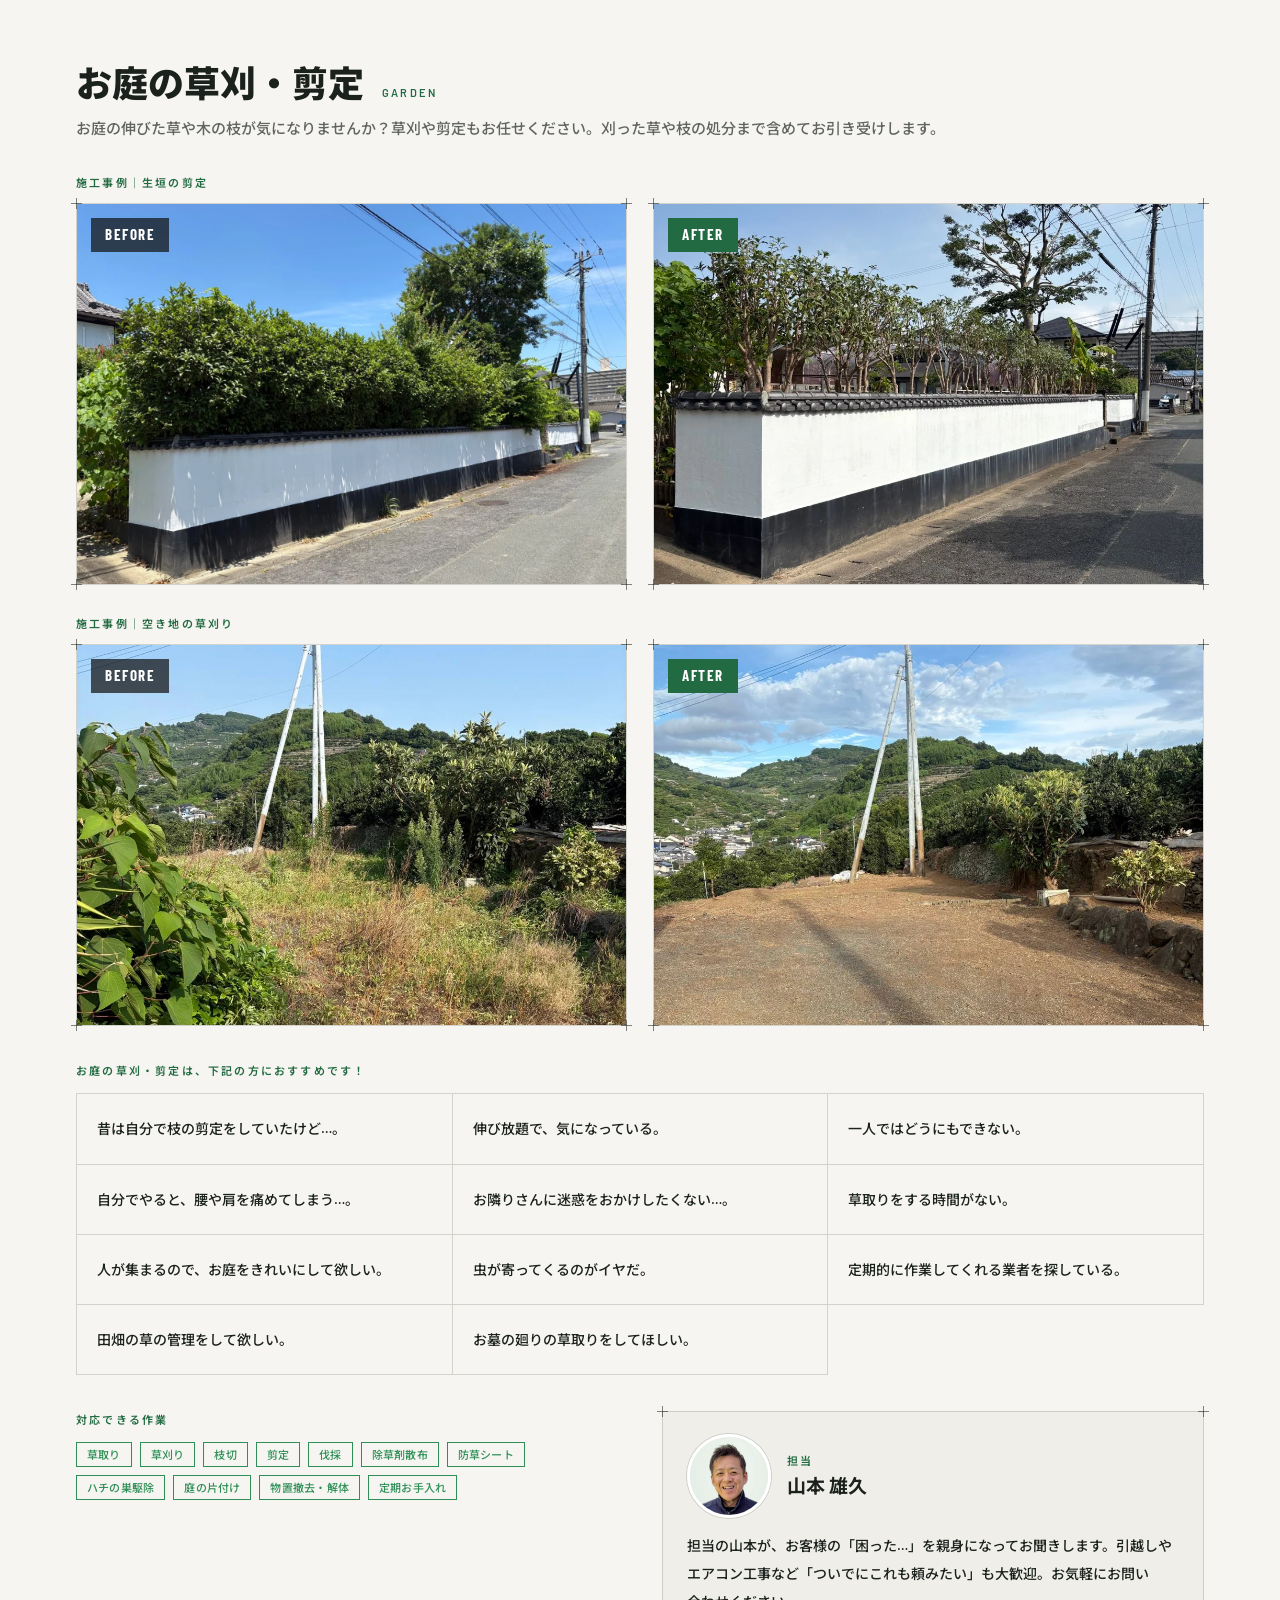
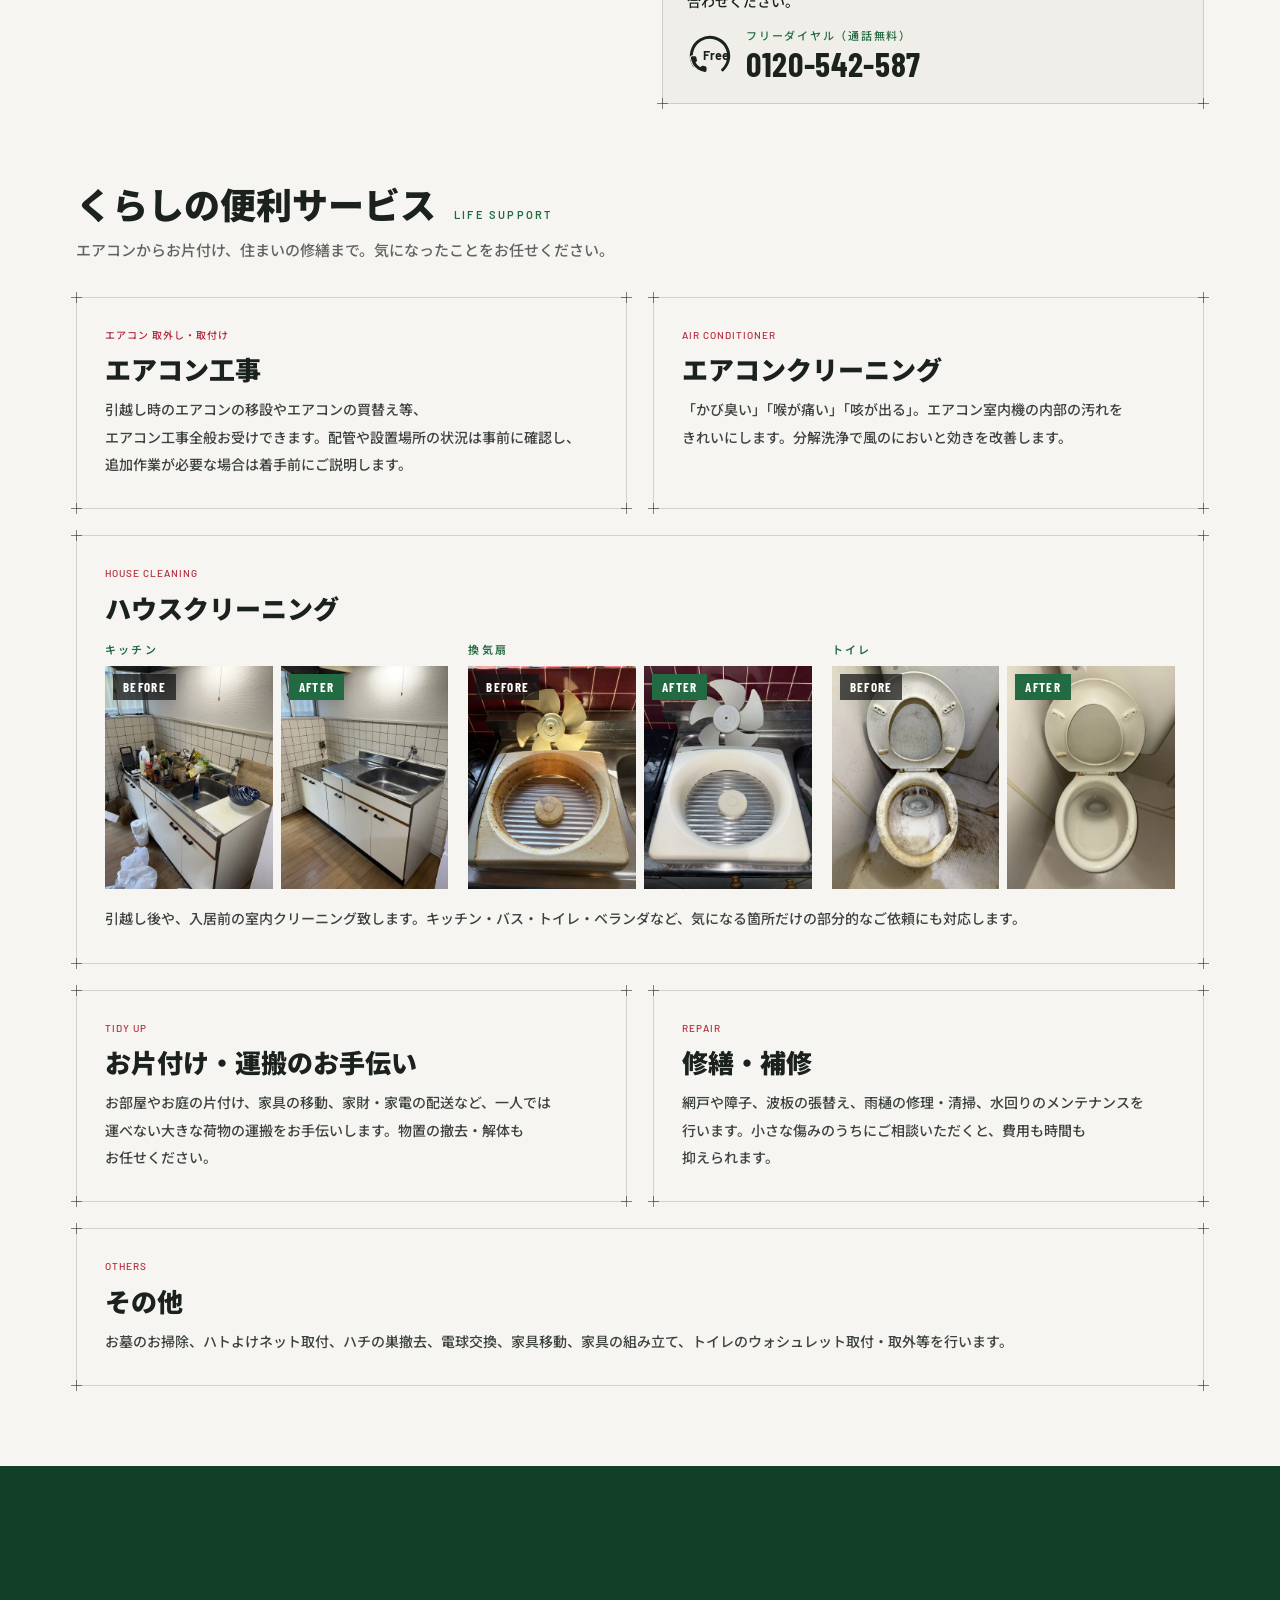
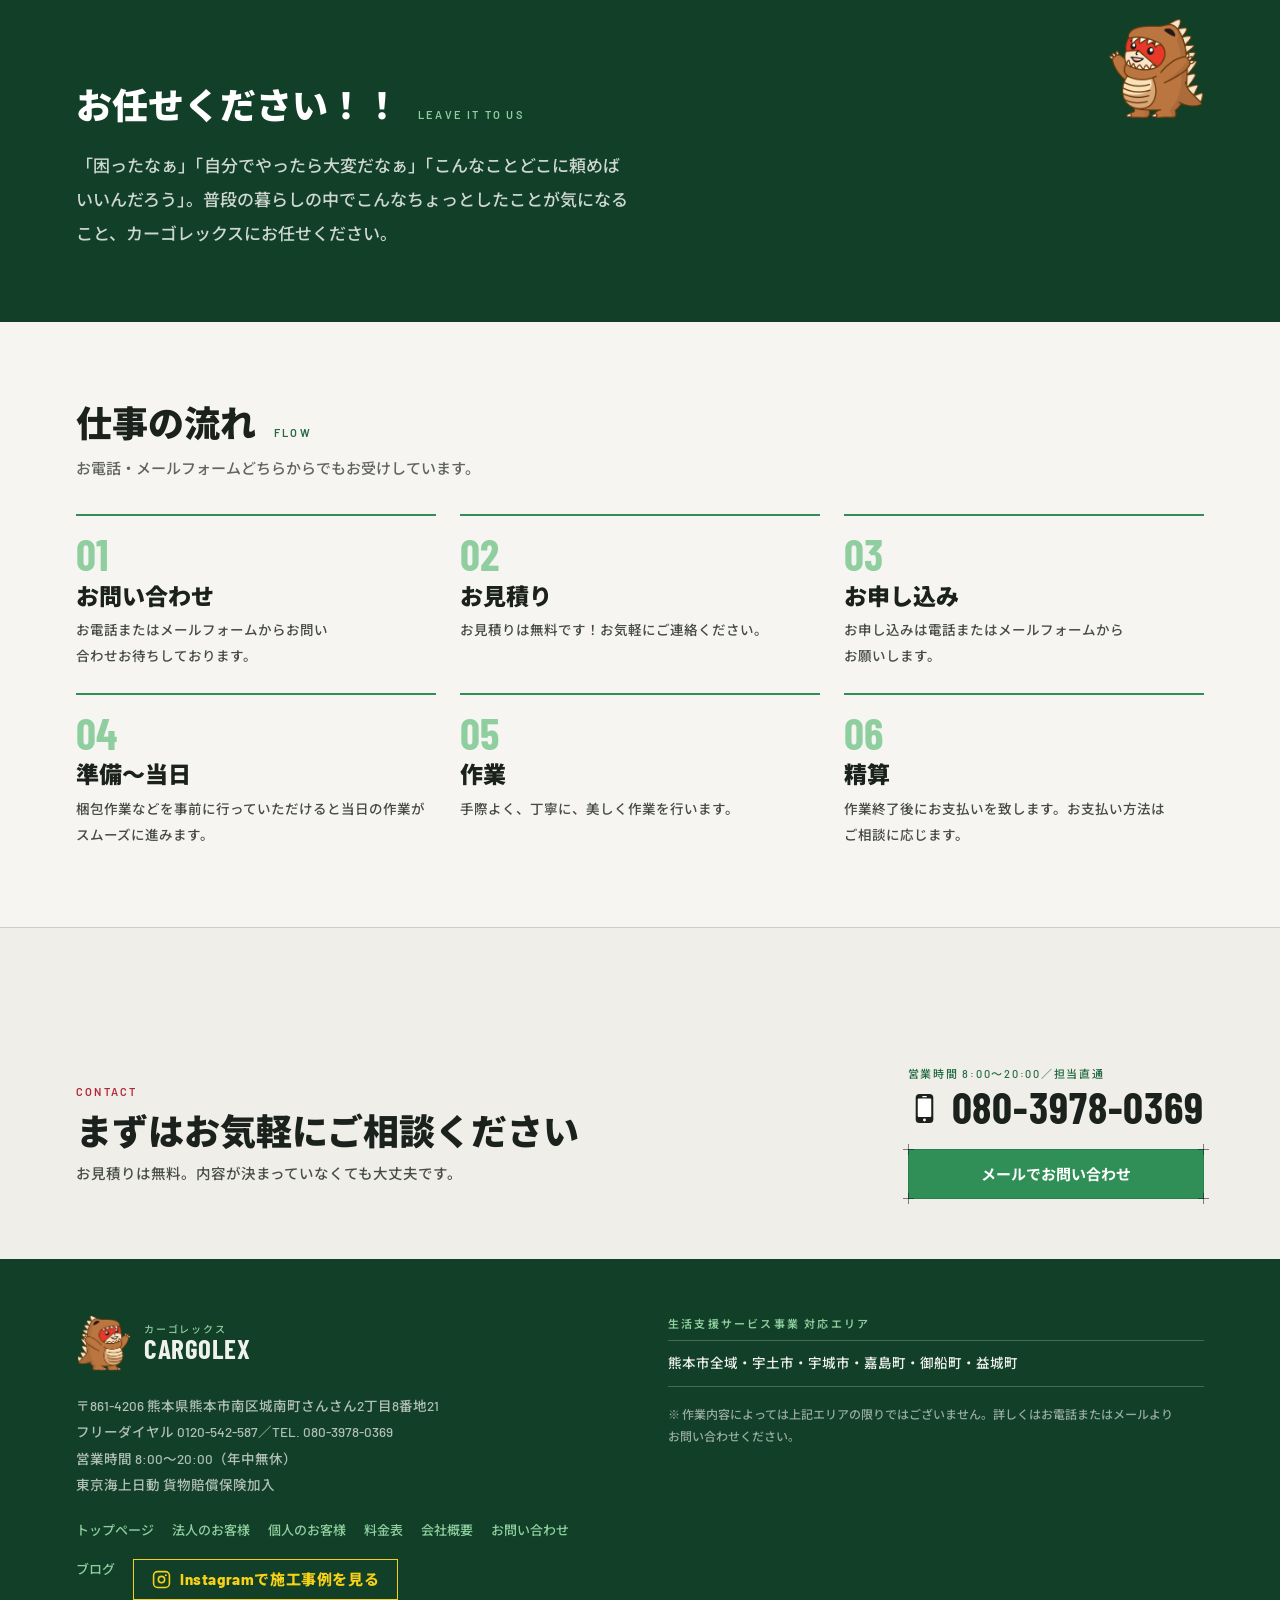
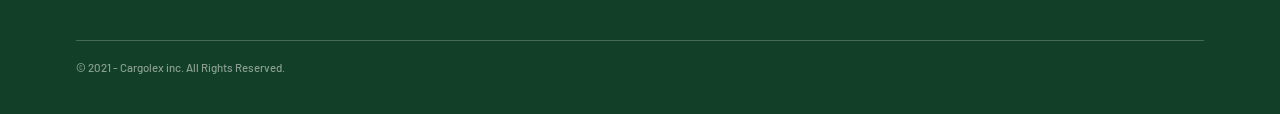
<file: person.html>
<!DOCTYPE html>
<html lang="ja">
<head>
<meta charset="utf-8">
<meta name="viewport" content="width=device-width, initial-scale=1">
<title>個人のお客様｜カーゴレックス（熊本のお引越し・生活支援）</title>
<meta name="description" content="お庭の草刈・剪定からお引越し・エアコン工事・ハウスクリーニングまで。熊本のカーゴレックスがお客様の日常の「困った」にお応えします。">
<link rel="canonical" href="https://cargolex0369.com/person.html">
<meta property="og:type" content="website">
<meta property="og:site_name" content="カーゴレックス">
<meta property="og:title" content="個人のお客様｜カーゴレックス">
<meta property="og:description" content="お庭の草刈・剪定・お引越し・エアコン・クリーニング。日常の「困った」にお応えします。">
<meta property="og:url" content="https://cargolex0369.com/person.html">
<meta property="og:image" content="https://cargolex0369.com/assets/img/og-image.jpg">
<meta property="og:locale" content="ja_JP">
<meta name="twitter:card" content="summary_large_image">
<meta name="theme-color" content="#123f28">
<link rel="icon" type="image/png" href="assets/img/favicon-32.png">
<link rel="apple-touch-icon" href="assets/img/apple-touch-icon.png">
<link rel="preconnect" href="https://fonts.googleapis.com">
<link rel="preconnect" href="https://fonts.gstatic.com" crossorigin>
<link rel="stylesheet" href="https://fonts.googleapis.com/css2?family=Barlow+Condensed:wght@400;600;700;900&amp;family=Barlow:wght@400;500;700&amp;family=Noto+Sans+JP:wght@400;500;700;900&amp;display=swap">
<link rel="stylesheet" href="css/site.css">
<style>
.sec{padding-top:80px}
.kick{font-size:11px;letter-spacing:.2em;text-transform:uppercase;color:var(--color-accent-700);font-weight:600}
.h1{font-size:50px;line-height:1.22}
.h2{font-size:36px;line-height:1.16}
.lead{font-size:15px;line-height:1.9;color:color-mix(in srgb,var(--color-text) 68%,transparent);margin:10px 0 32px}
.g2{display:grid;grid-template-columns:repeat(2,1fr);gap:26px}
.g3{display:grid;grid-template-columns:repeat(3,1fr);gap:24px}
.cells{display:grid;grid-template-columns:repeat(3,1fr);border-top:1px solid var(--color-divider);border-left:1px solid var(--color-divider)}
.cell{padding:22px 20px;border-right:1px solid var(--color-divider);border-bottom:1px solid var(--color-divider);font-size:14px;line-height:1.8}
.split{display:grid;grid-template-columns:1fr 1fr;gap:50px;align-items:start}
.row{display:flex;justify-content:space-between;gap:18px;padding:12px 0;border-top:1px solid var(--color-divider)}
.num{font-family:"Barlow Condensed",sans-serif;font-weight:700;font-size:44px;line-height:.9;color:var(--color-accent-300)}
.detail{padding:30px 28px;display:grid;gap:12px;align-content:start}
.detail h3{font-size:26px}
.detail p{font-size:14px;line-height:1.95;margin:0;opacity:.84}
@media (max-width:1024px){.g3,.cells{grid-template-columns:repeat(2,1fr)}.split,.g2{grid-template-columns:1fr;gap:32px}.h1{font-size:37px}.h2{font-size:29px}.sec{padding-top:58px}}
@media (max-width:640px){.g2,.g3,.cells{grid-template-columns:1fr}.g2,.g3{gap:18px}.h1{font-size:30px}.h2{font-size:26px}.sec{padding-top:46px}}
.move-photo{aspect-ratio:1/1;object-position:center 60%}
@media (max-width:640px){.move-photo{aspect-ratio:4/5}}
.span-all{grid-column:1/-1}
.hc-gallery{display:grid;grid-template-columns:repeat(3,1fr);gap:20px;margin:6px 0 4px}
@media (max-width:640px){.hc-gallery{grid-template-columns:1fr;gap:18px}}
</style>
</head>
<body>
<a class="skip-link" href="#main">本文へスキップ</a>

<header class="site-header">
  <div class="topbar">
    <div class="wrap topbar-in">
      <span class="topbar-catch">くらしの便利サービス｜熊本の軽貨物運送支援・生活支援</span>
      <span class="topbar-right">営業時間 8:00–20:00／年中無休<a class="ig-chip" href="https://www.instagram.com/cargolex8558/" target="_blank" rel="noopener"><svg width="15" height="15" viewBox="0 0 24 24" fill="none" stroke="currentColor" stroke-width="2" stroke-linecap="round" aria-hidden="true"><rect x="2" y="2" width="20" height="20" rx="5"></rect><circle cx="12" cy="12" r="4"></circle><circle cx="17.5" cy="6.5" r="1.2" fill="currentColor" stroke="none"></circle></svg>Instagram</a></span>
    </div>
  </div>
  <div class="header-main">
    <div class="wrap header-in">
      <a class="brand" href="index.html">
        <img src="assets/img/mascot.png" alt="" width="40" height="40">
        <span class="brand-name"><span class="brand-kana">カーゴレックス</span><span class="brand-en">CARGOLEX</span></span>
      </a>
      <nav class="navlinks" aria-label="メインメニュー">
        <a href="index.html">トップ</a>
        <a href="business.html">法人のお客様</a>
        <a class="on" href="person.html" aria-current="page">個人のお客様</a>
        <a href="price.html">料金表</a>
        <a href="company.html">会社概要</a>
        <a href="blog/">ブログ</a>
      </nav>
      <div class="header-cta">
        <a class="telno" href="tel:08039780369"><span class="telno-label">担当直通</span><span class="telno-number"><svg class="phonemark" viewBox="0 0 24 24" aria-hidden="true" focusable="false"><rect class="pm-body" x="5.6" y="1.4" width="12.8" height="21.2" rx="2.8"></rect><rect class="pm-screen" x="7.1" y="4.7" width="9.8" height="13.5" rx="0.8"></rect><rect class="pm-screen" x="10.3" y="2.9" width="3.4" height="0.95" rx="0.48"></rect><circle class="pm-screen" cx="12" cy="20.4" r="1.05"></circle></svg>080-3978-0369</span></a>
        <a class="btn btn-primary blueprint" href="contact.html" style="padding:11px 20px;font-size:14px">
          <i class="corner tl"></i><i class="corner tr"></i><i class="corner bl"></i><i class="corner br"></i>
          お問い合わせ
        </a>
      </div>
      <button class="nav-toggle" type="button" aria-controls="nav-drawer" aria-expanded="false" aria-label="メニューを開く"><span></span><span></span><span></span></button>
    </div>
  </div>
  <nav class="nav-drawer" id="nav-drawer" aria-label="メニュー" hidden>
    <div class="wrap drawer-in">
      <a class="drawer-link" href="index.html">トップ</a>
      <a class="drawer-link" href="business.html">法人のお客様</a>
      <a class="drawer-link on" href="person.html">個人のお客様</a>
      <a class="drawer-link" href="price.html">料金表</a>
      <a class="drawer-link" href="company.html">会社概要</a>
      <a class="drawer-link" href="blog/">ブログ</a>
      <a class="drawer-link" href="contact.html">お問い合わせ</a>
      <div class="drawer-cta">
        <a class="drawer-tel" href="tel:08039780369"><span class="telno-label">営業時間 8:00〜20:00／担当直通</span><span class="telno-number"><svg class="phonemark" viewBox="0 0 24 24" aria-hidden="true" focusable="false"><rect class="pm-body" x="5.6" y="1.4" width="12.8" height="21.2" rx="2.8"></rect><rect class="pm-screen" x="7.1" y="4.7" width="9.8" height="13.5" rx="0.8"></rect><rect class="pm-screen" x="10.3" y="2.9" width="3.4" height="0.95" rx="0.48"></rect><circle class="pm-screen" cx="12" cy="20.4" r="1.05"></circle></svg>080-3978-0369</span></a>
        <a class="btn btn-primary btn-block blueprint" href="contact.html" style="padding:14px;font-size:15px;margin-top:0">
          <i class="corner tl"></i><i class="corner tr"></i><i class="corner bl"></i><i class="corner br"></i>
          無料お見積り・ご相談
        </a>
        <a class="drawer-ig" href="https://www.instagram.com/cargolex8558/" target="_blank" rel="noopener"><svg width="19" height="19" viewBox="0 0 24 24" fill="none" stroke="currentColor" stroke-width="2" stroke-linecap="round" aria-hidden="true"><rect x="2" y="2" width="20" height="20" rx="5"></rect><circle cx="12" cy="12" r="4"></circle><circle cx="17.5" cy="6.5" r="1.2" fill="currentColor" stroke="none"></circle></svg>Instagramで施工事例を見る</a>
      </div>
    </div>
  </nav>
</header>

<main id="main" style="overflow-x:hidden">

<section class="wrap" style="padding-top:34px">
  <div style="font-size:12px;color:color-mix(in srgb,var(--color-text) 52%,transparent);margin-bottom:30px"><a href="index.html">トップ</a> ／ 個人のお客様</div>
  <div class="split" style="grid-template-columns:1.05fr .95fr;gap:50px;align-items:center">
    <div>
      <span class="kick">For home</span>
      <h1 class="h1" style="margin:14px 0 20px">「こんなこと、<br><span class="mark">どこに頼めばいいの…」</span></h1>
      <p style="font-size:16px;line-height:2;max-width:42ch;opacity:.84;margin:0">お客様の日常の「困った」に、カーゴレックスはお応えします。専門の知識や実績をもったスタッフが作業を行うため、最高峰のサービスと技術をご提供いたします。</p>
    </div>
    <figure class="blueprint duo" style="padding:0;margin:0">
      <i class="corner tl"></i><i class="corner tr"></i><i class="corner bl"></i><i class="corner br"></i>
      <img src="assets/img/photo-b.webp" alt="養生テープを手に作業の準備をするスタッフ" width="424" height="306" fetchpriority="high" style="width:100%;height:clamp(240px,32vw,340px);object-fit:cover">
    </figure>
  </div>
</section>

<section class="wrap sec">
  <div style="display:flex;align-items:baseline;gap:18px;flex-wrap:wrap"><h2 class="h2">お引越し</h2><span class="kick">Moving</span></div>
  <p class="lead">一人暮らしからファミリーまでのお引越しをサポート致します。</p>
  <div class="split" style="grid-template-columns:1fr 1fr;gap:44px">
    <div>
      <figure class="blueprint" style="padding:0;margin:0 0 24px;overflow:hidden">
        <i class="corner tl"></i><i class="corner tr"></i><i class="corner bl"></i><i class="corner br"></i>
        <img class="move-photo" src="assets/img/moving-load.webp" alt="お引越しの荷物を満載したカーゴレックスの軽トラック" width="900" height="1200" loading="lazy" style="width:100%;display:block;object-fit:cover">
      </figure>
      <p style="font-size:15.5px;line-height:2;margin:0 0 20px;opacity:.86">就職や進学、転勤の際のお引越しは経験豊富で安心なカーゴレックスへ。お引越しのプロとしての知識と実績をもったスタッフが作業を行う為、最高峰のサービスをご提供できます。</p>
      <div class="blueprint" style="padding:24px 24px;background:var(--color-neutral-100)">
        <i class="corner tl"></i><i class="corner tr"></i><i class="corner bl"></i><i class="corner br"></i>
        <div class="kick" style="color:var(--red7)">Price</div>
        <div style="font-family:'Barlow Condensed',sans-serif;font-weight:700;font-size:46px;line-height:1;margin:10px 0 8px;color:var(--color-accent-700)">¥22,550<span style="font-size:16px;margin-left:6px;color:var(--color-text)">税込〜</span></div>
        <p style="font-size:12.5px;line-height:1.85;margin:0;opacity:.72">軽トラック幌車1台＋作業員兼ドライバー1名＋助手作業員1名／作業時間2時間以内・走行距離20km以内</p>
      </div>
    </div>
    <div>
      <div class="kick" style="margin-bottom:14px">カーゴレックスのお引越しはこのような方におすすめ！</div>
      <div class="row">単身赴任やOLさん、学生さんのお引越し。</div>
      <div class="row">大きな荷物だけ運んで欲しい。</div>
      <div class="row">一人暮らしなので引越しを手伝って欲しい。</div>
      <div class="row">できるだけ安く引越しをしたい。</div>
      <div class="row">老人ホーム・介護施設の引越しをしたい。</div>
      <div class="row">大きなトラックを依頼するほどでもない。</div>
      <div class="row">エアコンの取外し・取付けもしてほしい。</div>
      <div class="row" style="border-bottom:1px solid var(--color-divider)">事務所（店舗）を移転したい。</div>
    </div>
  </div>
</section>

<section class="wrap sec">
  <div style="display:flex;align-items:baseline;gap:18px;flex-wrap:wrap"><h2 class="h2">お庭の草刈・剪定</h2><span class="kick">Garden</span></div>
  <p class="lead">お庭の伸びた草や木の枝が気になりませんか？草刈や剪定もお任せください。刈った草や枝の処分まで含めてお引き受けします。</p>
  <div class="kick" style="margin-bottom:12px">施工事例｜生垣の剪定</div>
  <div class="g2" style="margin-bottom:30px">
    <figure class="blueprint" style="padding:0;margin:0;position:relative">
      <i class="corner tl"></i><i class="corner tr"></i><i class="corner bl"></i><i class="corner br"></i>
      <img src="assets/img/garden-before.webp" alt="剪定前：塀の上まで枝葉が伸びた生垣" width="1400" height="1050" loading="lazy" style="width:100%;height:clamp(240px,30vw,380px);object-fit:cover;object-position:center 45%;display:block">
      <figcaption style="position:absolute;top:14px;left:14px;background:rgba(20,20,20,.72);color:#fff;font-family:'Barlow Condensed',sans-serif;font-weight:700;font-size:15px;letter-spacing:.1em;padding:5px 14px">BEFORE</figcaption>
    </figure>
    <figure class="blueprint" style="padding:0;margin:0;position:relative">
      <i class="corner tl"></i><i class="corner tr"></i><i class="corner bl"></i><i class="corner br"></i>
      <img src="assets/img/garden-after.webp" alt="剪定後：すっきり整えた生垣" width="1050" height="1400" loading="lazy" style="width:100%;height:clamp(240px,30vw,380px);object-fit:cover;object-position:center 52%;display:block">
      <figcaption style="position:absolute;top:14px;left:14px;background:var(--color-accent-700);color:#fff;font-family:'Barlow Condensed',sans-serif;font-weight:700;font-size:15px;letter-spacing:.1em;padding:5px 14px">AFTER</figcaption>
    </figure>
  </div>
  <div class="kick" style="margin-bottom:12px">施工事例｜空き地の草刈り</div>
  <div class="g2" style="margin-bottom:36px">
    <figure class="blueprint" style="padding:0;margin:0;position:relative">
      <i class="corner tl"></i><i class="corner tr"></i><i class="corner bl"></i><i class="corner br"></i>
      <img src="assets/img/weeds-before.webp" alt="草刈り前：雑草が生い茂った空き地" width="1050" height="1400" loading="lazy" style="width:100%;height:clamp(240px,30vw,380px);object-fit:cover;object-position:center 22%;display:block">
      <figcaption style="position:absolute;top:14px;left:14px;background:rgba(20,20,20,.72);color:#fff;font-family:'Barlow Condensed',sans-serif;font-weight:700;font-size:15px;letter-spacing:.1em;padding:5px 14px">BEFORE</figcaption>
    </figure>
    <figure class="blueprint" style="padding:0;margin:0;position:relative">
      <i class="corner tl"></i><i class="corner tr"></i><i class="corner bl"></i><i class="corner br"></i>
      <img src="assets/img/weeds-after.webp" alt="草刈り後：雑草を刈り取り整えた空き地" width="1050" height="1400" loading="lazy" style="width:100%;height:clamp(240px,30vw,380px);object-fit:cover;object-position:center 18%;display:block">
      <figcaption style="position:absolute;top:14px;left:14px;background:var(--color-accent-700);color:#fff;font-family:'Barlow Condensed',sans-serif;font-weight:700;font-size:15px;letter-spacing:.1em;padding:5px 14px">AFTER</figcaption>
    </figure>
  </div>
  <div class="kick" style="margin-bottom:14px">お庭の草刈・剪定は、下記の方におすすめです！</div>
  <div class="cells">
    <div class="cell">昔は自分で枝の剪定をしていたけど…。</div>
    <div class="cell">伸び放題で、気になっている。</div>
    <div class="cell">一人ではどうにもできない。</div>
    <div class="cell">自分でやると、腰や肩を痛めてしまう…。</div>
    <div class="cell">お隣りさんに迷惑をおかけしたくない…。</div>
    <div class="cell">草取りをする時間がない。</div>
    <div class="cell">人が集まるので、お庭をきれいにして欲しい。</div>
    <div class="cell">虫が寄ってくるのがイヤだ。</div>
    <div class="cell">定期的に作業してくれる業者を探している。</div>
    <div class="cell">田畑の草の管理をして欲しい。</div>
    <div class="cell">お墓の廻りの草取りをしてほしい。</div>
  </div>
  <div class="split" style="grid-template-columns:1fr 1fr;gap:44px;margin-top:36px">
    <div>
      <div class="kick" style="margin-bottom:14px">対応できる作業</div>
      <div style="display:flex;gap:8px;flex-wrap:wrap">
        <span class="tag tag-outline">草取り</span><span class="tag tag-outline">草刈り</span><span class="tag tag-outline">枝切</span><span class="tag tag-outline">剪定</span><span class="tag tag-outline">伐採</span><span class="tag tag-outline">除草剤散布</span><span class="tag tag-outline">防草シート</span><span class="tag tag-outline">ハチの巣駆除</span><span class="tag tag-outline">庭の片付け</span><span class="tag tag-outline">物置撤去・解体</span><span class="tag tag-outline">定期お手入れ</span>
      </div>
    </div>
    <div>
      <div class="blueprint" style="padding:22px 24px;background:var(--color-neutral-100)">
        <i class="corner tl"></i><i class="corner tr"></i><i class="corner bl"></i><i class="corner br"></i>
        <div style="display:flex;align-items:center;gap:16px;margin-bottom:14px">
          <img src="assets/img/staff-yamamoto.webp" alt="担当の山本 雄久" width="480" height="480" loading="lazy" style="width:84px;height:84px;border-radius:50%;object-fit:cover;flex:none;border:3px solid #fff;box-shadow:0 0 0 1px var(--color-divider)">
          <div style="line-height:1.4"><div class="kick" style="margin-bottom:4px">担当</div><div style="font-size:19px;font-weight:700">山本 雄久</div></div>
        </div>
        <p style="font-size:14px;line-height:2;margin:0">担当の山本が、お客様の「困った…」を親身になってお聞きします。引越しやエアコン工事など「ついでにこれも頼みたい」も大歓迎。お気軽にお問い合わせください。</p>
        <a href="tel:0120542587" style="display:flex;align-items:center;gap:13px;color:var(--color-text);margin-top:14px;--freemark-bg:var(--color-neutral-100)">
          <svg class="freemark" style="width:46px;height:46px" viewBox="0 0 64 64" aria-hidden="true" focusable="false"><circle class="fm-ring" cx="32" cy="32" r="26" stroke-dasharray="116 48" transform="rotate(150 32 32)"></circle><text class="fm-text" x="40" y="38" text-anchor="middle">Free</text><g transform="translate(3 30) scale(1.1)"><path class="fm-phone" d="M22 16.92v3a2 2 0 0 1-2.18 2 19.79 19.79 0 0 1-8.63-3.07 19.5 19.5 0 0 1-6-6 19.79 19.79 0 0 1-3.07-8.67A2 2 0 0 1 4.11 2h3a2 2 0 0 1 2 1.72c.127.96.361 1.903.7 2.81a2 2 0 0 1-.45 2.11L8.09 9.91a16 16 0 0 0 6 6l1.27-1.27a2 2 0 0 1 2.11-.45c.907.339 1.85.573 2.81.7A2 2 0 0 1 22 16.92z"></path></g></svg>
          <span style="display:grid;line-height:1.05">
            <span style="font-size:11px;letter-spacing:.16em;color:var(--color-accent-700)">フリーダイヤル（通話無料）</span>
            <span style="font-family:'Barlow Condensed',sans-serif;font-weight:700;font-size:34px;letter-spacing:.02em;margin-top:4px">0120-542-587</span>
          </span>
        </a>
      </div>
    </div>
  </div>
</section>

<section class="wrap sec">
  <div style="display:flex;align-items:baseline;gap:18px;flex-wrap:wrap"><h2 class="h2">くらしの便利サービス</h2><span class="kick">Life support</span></div>
  <p class="lead">エアコンからお片付け、住まいの修繕まで。気になったことをお任せください。</p>
  <div class="g2">
    <article class="card blueprint detail">
      <i class="corner tl"></i><i class="corner tr"></i><i class="corner bl"></i><i class="corner br"></i>
      <div class="card-kicker" style="color:var(--red7)">エアコン 取外し・取付け</div>
      <h3>エアコン工事</h3>
      <p>引越し時のエアコンの移設やエアコンの買替え等、エアコン工事全般お受けできます。配管や設置場所の状況は事前に確認し、追加作業が必要な場合は着手前にご説明します。</p>
    </article>
    <article class="card blueprint detail">
      <i class="corner tl"></i><i class="corner tr"></i><i class="corner bl"></i><i class="corner br"></i>
      <div class="card-kicker" style="color:var(--red7)">Air conditioner</div>
      <h3>エアコンクリーニング</h3>
      <p>「かび臭い」「喉が痛い」「咳が出る」。エアコン室内機の内部の汚れをきれいにします。分解洗浄で風のにおいと効きを改善します。</p>
    </article>
    <article class="card blueprint detail span-all">
      <i class="corner tl"></i><i class="corner tr"></i><i class="corner bl"></i><i class="corner br"></i>
      <div class="card-kicker" style="color:var(--red7)">House cleaning</div>
      <h3>ハウスクリーニング</h3>
      <div class="hc-gallery">
        <div>
          <div class="kick" style="margin-bottom:8px">キッチン</div>
          <div style="display:grid;grid-template-columns:1fr 1fr;gap:8px">
            <figure style="margin:0;position:relative">
              <img src="assets/img/kitchen-before.webp" alt="清掃前：物や汚れが残ったキッチン" width="900" height="1200" loading="lazy" style="width:100%;aspect-ratio:3/4;object-fit:cover;display:block">
              <figcaption style="position:absolute;top:8px;left:8px;background:rgba(20,20,20,.72);color:#fff;font-family:'Barlow Condensed',sans-serif;font-weight:700;font-size:13px;letter-spacing:.1em;padding:3px 10px">BEFORE</figcaption>
            </figure>
            <figure style="margin:0;position:relative">
              <img src="assets/img/kitchen-after.webp" alt="清掃後：きれいになったキッチン" width="900" height="1200" loading="lazy" style="width:100%;aspect-ratio:3/4;object-fit:cover;display:block">
              <figcaption style="position:absolute;top:8px;left:8px;background:var(--color-accent-700);color:#fff;font-family:'Barlow Condensed',sans-serif;font-weight:700;font-size:13px;letter-spacing:.1em;padding:3px 10px">AFTER</figcaption>
            </figure>
          </div>
        </div>
        <div>
          <div class="kick" style="margin-bottom:8px">換気扇</div>
          <div style="display:grid;grid-template-columns:1fr 1fr;gap:8px">
            <figure style="margin:0;position:relative">
              <img src="assets/img/fan-before.webp" alt="清掃前：油汚れが付いた換気扇" width="900" height="1200" loading="lazy" style="width:100%;aspect-ratio:3/4;object-fit:cover;display:block">
              <figcaption style="position:absolute;top:8px;left:8px;background:rgba(20,20,20,.72);color:#fff;font-family:'Barlow Condensed',sans-serif;font-weight:700;font-size:13px;letter-spacing:.1em;padding:3px 10px">BEFORE</figcaption>
            </figure>
            <figure style="margin:0;position:relative">
              <img src="assets/img/fan-after.webp" alt="清掃後：きれいになった換気扇" width="900" height="1200" loading="lazy" style="width:100%;aspect-ratio:3/4;object-fit:cover;display:block">
              <figcaption style="position:absolute;top:8px;left:8px;background:var(--color-accent-700);color:#fff;font-family:'Barlow Condensed',sans-serif;font-weight:700;font-size:13px;letter-spacing:.1em;padding:3px 10px">AFTER</figcaption>
            </figure>
          </div>
        </div>
        <div>
          <div class="kick" style="margin-bottom:8px">トイレ</div>
          <div style="display:grid;grid-template-columns:1fr 1fr;gap:8px">
            <figure style="margin:0;position:relative">
              <img src="assets/img/toilet-before.webp" alt="清掃前：汚れたトイレ" width="900" height="1200" loading="lazy" style="width:100%;aspect-ratio:3/4;object-fit:cover;display:block">
              <figcaption style="position:absolute;top:8px;left:8px;background:rgba(20,20,20,.72);color:#fff;font-family:'Barlow Condensed',sans-serif;font-weight:700;font-size:13px;letter-spacing:.1em;padding:3px 10px">BEFORE</figcaption>
            </figure>
            <figure style="margin:0;position:relative">
              <img src="assets/img/toilet-after.webp" alt="清掃後：きれいになったトイレ" width="900" height="1200" loading="lazy" style="width:100%;aspect-ratio:3/4;object-fit:cover;display:block">
              <figcaption style="position:absolute;top:8px;left:8px;background:var(--color-accent-700);color:#fff;font-family:'Barlow Condensed',sans-serif;font-weight:700;font-size:13px;letter-spacing:.1em;padding:3px 10px">AFTER</figcaption>
            </figure>
          </div>
        </div>
      </div>
      <p>引越し後や、入居前の室内クリーニング致します。キッチン・バス・トイレ・ベランダなど、気になる箇所だけの部分的なご依頼にも対応します。</p>
    </article>
    <article class="card blueprint detail">
      <i class="corner tl"></i><i class="corner tr"></i><i class="corner bl"></i><i class="corner br"></i>
      <div class="card-kicker" style="color:var(--red7)">Tidy up</div>
      <h3>お片付け・運搬のお手伝い</h3>
      <p>お部屋やお庭の片付け、家具の移動、家財・家電の配送など、一人では運べない大きな荷物の運搬をお手伝いします。物置の撤去・解体もお任せください。</p>
    </article>
    <article class="card blueprint detail">
      <i class="corner tl"></i><i class="corner tr"></i><i class="corner bl"></i><i class="corner br"></i>
      <div class="card-kicker" style="color:var(--red7)">Repair</div>
      <h3>修繕・補修</h3>
      <p>網戸や障子、波板の張替え、雨樋の修理・清掃、水回りのメンテナンスを行います。小さな傷みのうちにご相談いただくと、費用も時間も抑えられます。</p>
    </article>
    <article class="card blueprint detail span-all">
      <i class="corner tl"></i><i class="corner tr"></i><i class="corner bl"></i><i class="corner br"></i>
      <div class="card-kicker" style="color:var(--red7)">Others</div>
      <h3>その他</h3>
      <p>お墓のお掃除、ハトよけネット取付、ハチの巣撤去、電球交換、家具移動、家具の組み立て、トイレのウォシュレット取付・取外等を行います。</p>
    </article>
  </div>
</section>

<section class="sec" style="margin-top:80px;background:var(--color-accent-900);color:#eef1ec;padding-bottom:72px">
  <div class="wrap" style="padding-top:72px">
    <div style="display:flex;align-items:baseline;gap:18px;flex-wrap:wrap">
      <h2 class="h2" style="color:#fff">お任せください！！</h2>
      <span class="kick" style="color:var(--color-accent-300)">Leave it to us</span>
      <img src="assets/img/mascot-left.png" alt="カーゴレックスのマスコット" width="437" height="460" loading="lazy" style="width:96px;height:auto;margin-left:auto">
    </div>
    <p style="font-size:17px;line-height:2;margin:22px 0 0;max-width:60ch;color:rgba(238,241,236,.86)">「困ったなぁ」「自分でやったら大変だなぁ」「こんなことどこに頼めばいいんだろう」。普段の暮らしの中でこんなちょっとしたことが気になること、カーゴレックスにお任せください。</p>
  </div>
</section>

<section class="wrap sec">
  <div style="display:flex;align-items:baseline;gap:18px;flex-wrap:wrap"><h2 class="h2">仕事の流れ</h2><span class="kick">Flow</span></div>
  <p class="lead">お電話・メールフォームどちらからでもお受けしています。</p>
  <div class="g3">
    <div style="border-top:2px solid var(--color-accent);padding-top:18px">
      <div class="num">01</div><h3 style="font-size:23px;margin:10px 0 8px">お問い合わせ</h3>
      <p style="font-size:13.5px;line-height:1.9;margin:0;opacity:.8">お電話またはメールフォームからお問い合わせお待ちしております。</p>
    </div>
    <div style="border-top:2px solid var(--color-accent);padding-top:18px">
      <div class="num">02</div><h3 style="font-size:23px;margin:10px 0 8px">お見積り</h3>
      <p style="font-size:13.5px;line-height:1.9;margin:0;opacity:.8">お見積りは無料です！お気軽にご連絡ください。</p>
    </div>
    <div style="border-top:2px solid var(--color-accent);padding-top:18px">
      <div class="num">03</div><h3 style="font-size:23px;margin:10px 0 8px">お申し込み</h3>
      <p style="font-size:13.5px;line-height:1.9;margin:0;opacity:.8">お申し込みは電話またはメールフォームからお願いします。</p>
    </div>
    <div style="border-top:2px solid var(--color-accent);padding-top:18px">
      <div class="num">04</div><h3 style="font-size:23px;margin:10px 0 8px">準備〜当日</h3>
      <p style="font-size:13.5px;line-height:1.9;margin:0;opacity:.8">梱包作業などを事前に行っていただけると当日の作業がスムーズに進みます。</p>
    </div>
    <div style="border-top:2px solid var(--color-accent);padding-top:18px">
      <div class="num">05</div><h3 style="font-size:23px;margin:10px 0 8px">作業</h3>
      <p style="font-size:13.5px;line-height:1.9;margin:0;opacity:.8">手際よく、丁寧に、美しく作業を行います。</p>
    </div>
    <div style="border-top:2px solid var(--color-accent);padding-top:18px">
      <div class="num">06</div><h3 style="font-size:23px;margin:10px 0 8px">精算</h3>
      <p style="font-size:13.5px;line-height:1.9;margin:0;opacity:.8">作業終了後にお支払いを致します。お支払い方法はご相談に応じます。</p>
    </div>
  </div>
</section>

<section class="sec" style="margin-top:80px;border-top:1px solid var(--color-divider);background:var(--color-neutral-100)">
  <div class="wrap" style="padding-top:60px;padding-bottom:60px;display:flex;justify-content:space-between;gap:32px;flex-wrap:wrap;align-items:center">
    <div>
      <div class="kick" style="color:var(--red7)">Contact</div>
      <h2 class="h2" style="margin-top:10px">まずはお気軽にご相談ください</h2>
      <p style="font-size:14.5px;margin:10px 0 0;opacity:.78">お見積りは無料。内容が決まっていなくても大丈夫です。</p>
    </div>
    <div style="display:grid;gap:12px">
      <a class="tel-cta" href="tel:08039780369">
        <span class="tel-cta-label" style="font-size:11px;letter-spacing:.16em;color:var(--color-accent-700)">営業時間 8:00〜20:00／担当直通</span>
        <span class="tel-cta-number" style="font-family:'Barlow Condensed',sans-serif;font-weight:700;font-size:44px;letter-spacing:.02em"><svg class="phonemark" viewBox="0 0 24 24" aria-hidden="true" focusable="false"><rect class="pm-body" x="5.6" y="1.4" width="12.8" height="21.2" rx="2.8"></rect><rect class="pm-screen" x="7.1" y="4.7" width="9.8" height="13.5" rx="0.8"></rect><rect class="pm-screen" x="10.3" y="2.9" width="3.4" height="0.95" rx="0.48"></rect><circle class="pm-screen" cx="12" cy="20.4" r="1.05"></circle></svg>080-3978-0369</span>
      </a>
      <a class="btn btn-primary btn-block blueprint" href="contact.html" style="padding:14px;font-size:15px">
        <i class="corner tl"></i><i class="corner tr"></i><i class="corner bl"></i><i class="corner br"></i>
        メールでお問い合わせ
      </a>
    </div>
  </div>
</section>

</main>

<footer style="background:var(--color-accent-900);color:#eef1ec">
  <div class="wrap" style="padding-top:56px;padding-bottom:38px">
    <div class="split" style="gap:56px">
      <div>
        <div style="display:flex;align-items:center;gap:12px">
          <img src="assets/img/mascot.png" alt="" width="437" height="460" loading="lazy" style="width:56px;height:56px;object-fit:contain">
          <span style="display:grid;line-height:1.05">
            <span style="font-size:10px;letter-spacing:.18em;color:var(--color-accent-300)">カーゴレックス</span>
            <span style="font-family:'Barlow Condensed',sans-serif;font-weight:700;font-size:27px;letter-spacing:.02em">CARGOLEX</span>
          </span>
        </div>
        <p style="font-size:13.5px;line-height:1.95;margin:22px 0 0;color:rgba(238,241,236,.72)">〒861-4206 熊本県熊本市南区城南町さんさん2丁目8番地21<br>フリーダイヤル 0120-542-587／TEL. 080-3978-0369<br>営業時間 8:00〜20:00（年中無休）<br>東京海上日動 貨物賠償保険加入</p>
        <div style="display:flex;gap:18px;flex-wrap:wrap;margin-top:22px;font-size:13px">
          <a href="index.html" style="color:var(--color-accent-300)">トップページ</a>
          <a href="business.html" style="color:var(--color-accent-300)">法人のお客様</a>
          <a href="person.html" style="color:var(--color-accent-300)">個人のお客様</a>
          <a href="price.html" style="color:var(--color-accent-300)">料金表</a>
          <a href="company.html" style="color:var(--color-accent-300)">会社概要</a>
          <a href="contact.html" style="color:var(--color-accent-300)">お問い合わせ</a>
          <a href="blog/" style="color:var(--color-accent-300)">ブログ</a>
          <a href="https://www.instagram.com/cargolex8558/" target="_blank" rel="noopener" style="display:inline-flex;align-items:center;gap:9px;border:1px solid var(--yl);color:var(--yl);font-weight:800;font-size:15px;letter-spacing:.04em;padding:10px 18px;line-height:1"><svg width="19" height="19" viewBox="0 0 24 24" fill="none" stroke="currentColor" stroke-width="2" stroke-linecap="round" aria-hidden="true"><rect x="2" y="2" width="20" height="20" rx="5"></rect><circle cx="12" cy="12" r="4"></circle><circle cx="17.5" cy="6.5" r="1.2" fill="currentColor" stroke="none"></circle></svg>Instagramで施工事例を見る</a>
        </div>
      </div>
      <div>
        <div class="kick" style="color:var(--color-accent-300);margin-bottom:8px">生活支援サービス事業 対応エリア</div>
        <div class="row" style="border-color:rgba(238,241,236,.24);border-bottom:1px solid rgba(238,241,236,.24)"><span style="font-size:13.5px">熊本市全域・宇土市・宇城市・嘉島町・御船町・益城町</span></div>
        <p style="font-size:12px;line-height:1.85;margin:16px 0 0;color:rgba(238,241,236,.6)">※ 作業内容によっては上記エリアの限りではございません。詳しくはお電話またはメールよりお問い合わせください。</p>
      </div>
    </div>
    <div style="margin-top:40px;padding-top:18px;border-top:1px solid rgba(238,241,236,.24);font-size:11.5px;color:rgba(238,241,236,.55)">© 2021 - Cargolex inc. All Rights Reserved.</div>
  </div>
</footer>

<nav class="mobile-cta" aria-label="クイックお問い合わせ">
  <a class="mc-tel" href="tel:08039780369"><svg width="17" height="17" viewBox="0 0 24 24" fill="none" stroke="currentColor" stroke-width="2" stroke-linecap="round" stroke-linejoin="round" aria-hidden="true"><path d="M22 16.92v3a2 2 0 0 1-2.18 2 19.79 19.79 0 0 1-8.63-3.07 19.5 19.5 0 0 1-6-6 19.79 19.79 0 0 1-3.07-8.67A2 2 0 0 1 4.11 2h3a2 2 0 0 1 2 1.72c.127.96.361 1.903.7 2.81a2 2 0 0 1-.45 2.11L8.09 9.91a16 16 0 0 0 6 6l1.27-1.27a2 2 0 0 1 2.11-.45c.907.339 1.85.573 2.81.7A2 2 0 0 1 22 16.92z"/></svg>電話する</a>
  <a class="mc-mail" href="contact.html"><svg width="17" height="17" viewBox="0 0 24 24" fill="none" stroke="currentColor" stroke-width="2" stroke-linecap="round" stroke-linejoin="round" aria-hidden="true"><rect x="2" y="4" width="20" height="16" rx="2"/><path d="m22 7-10 6L2 7"/></svg>無料お見積り</a>
</nav>

<script src="js/site.js" defer></script>
</body>
</html>
</file>
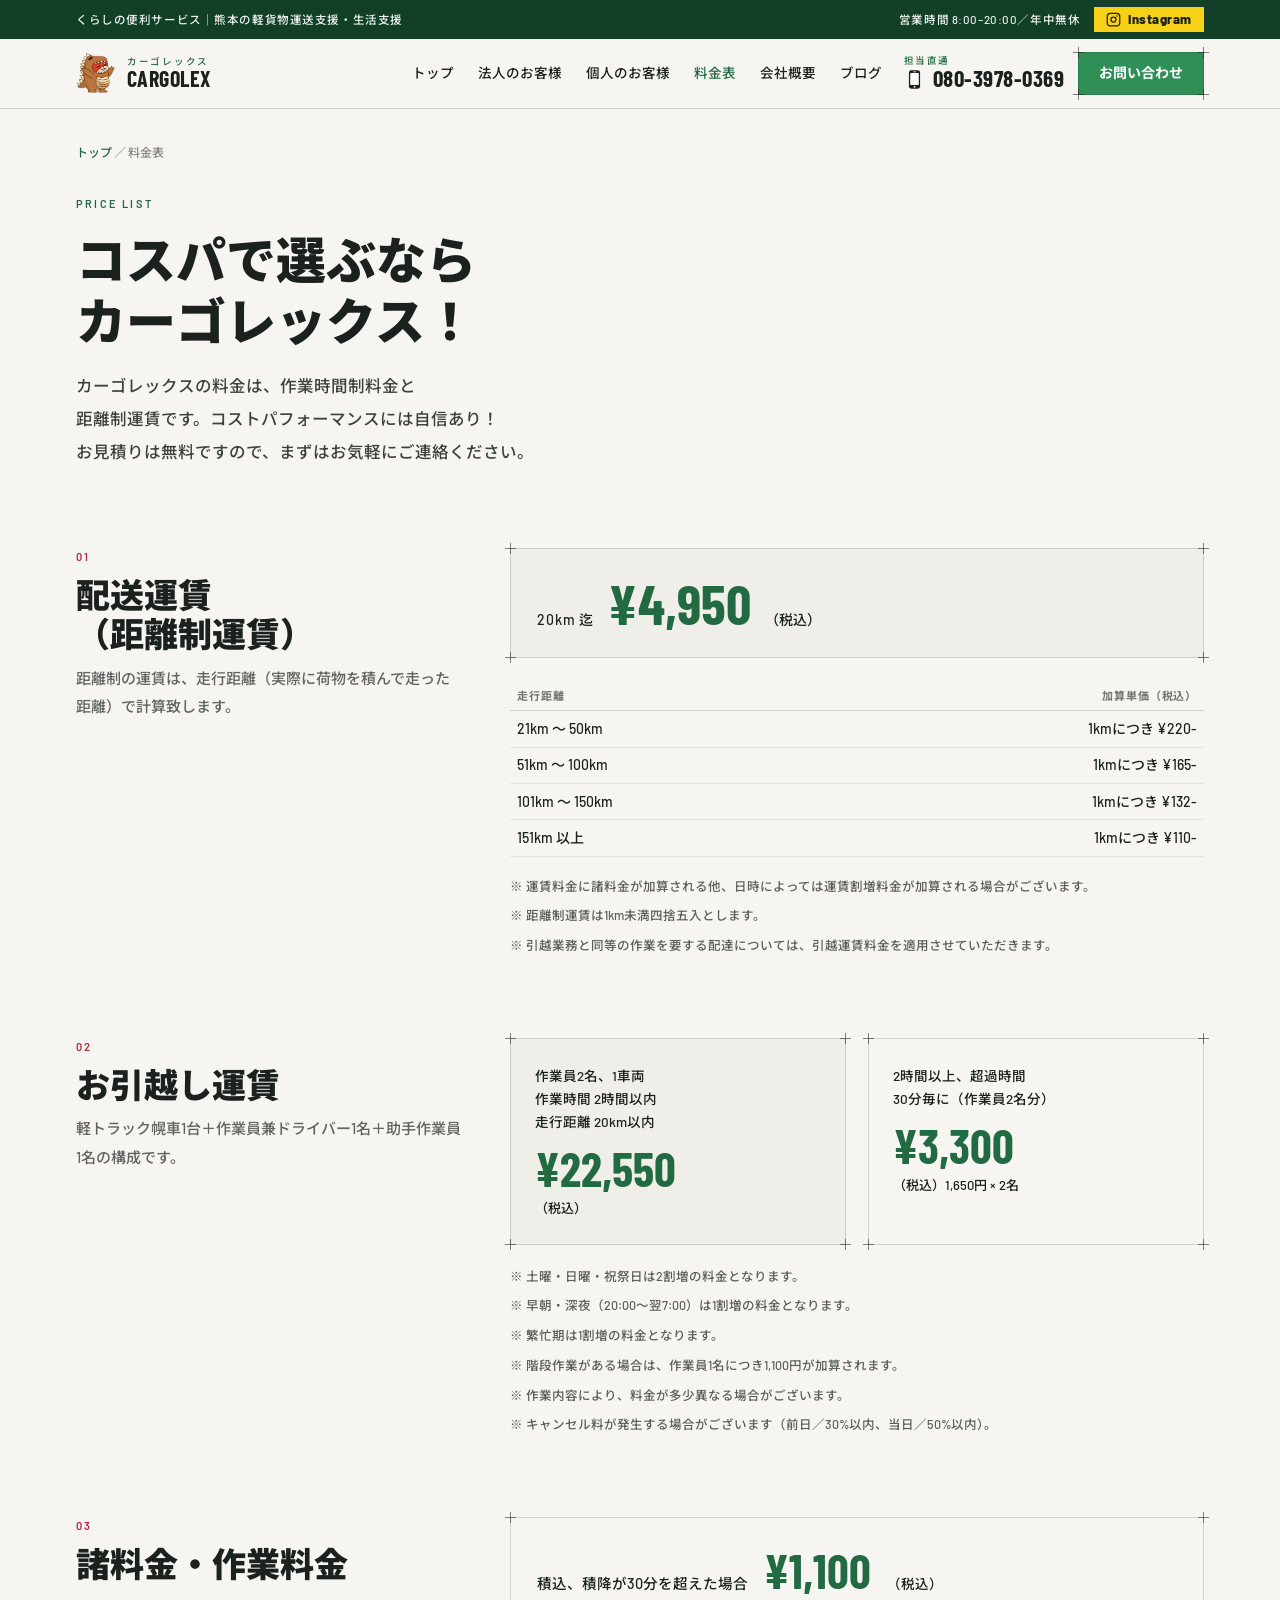
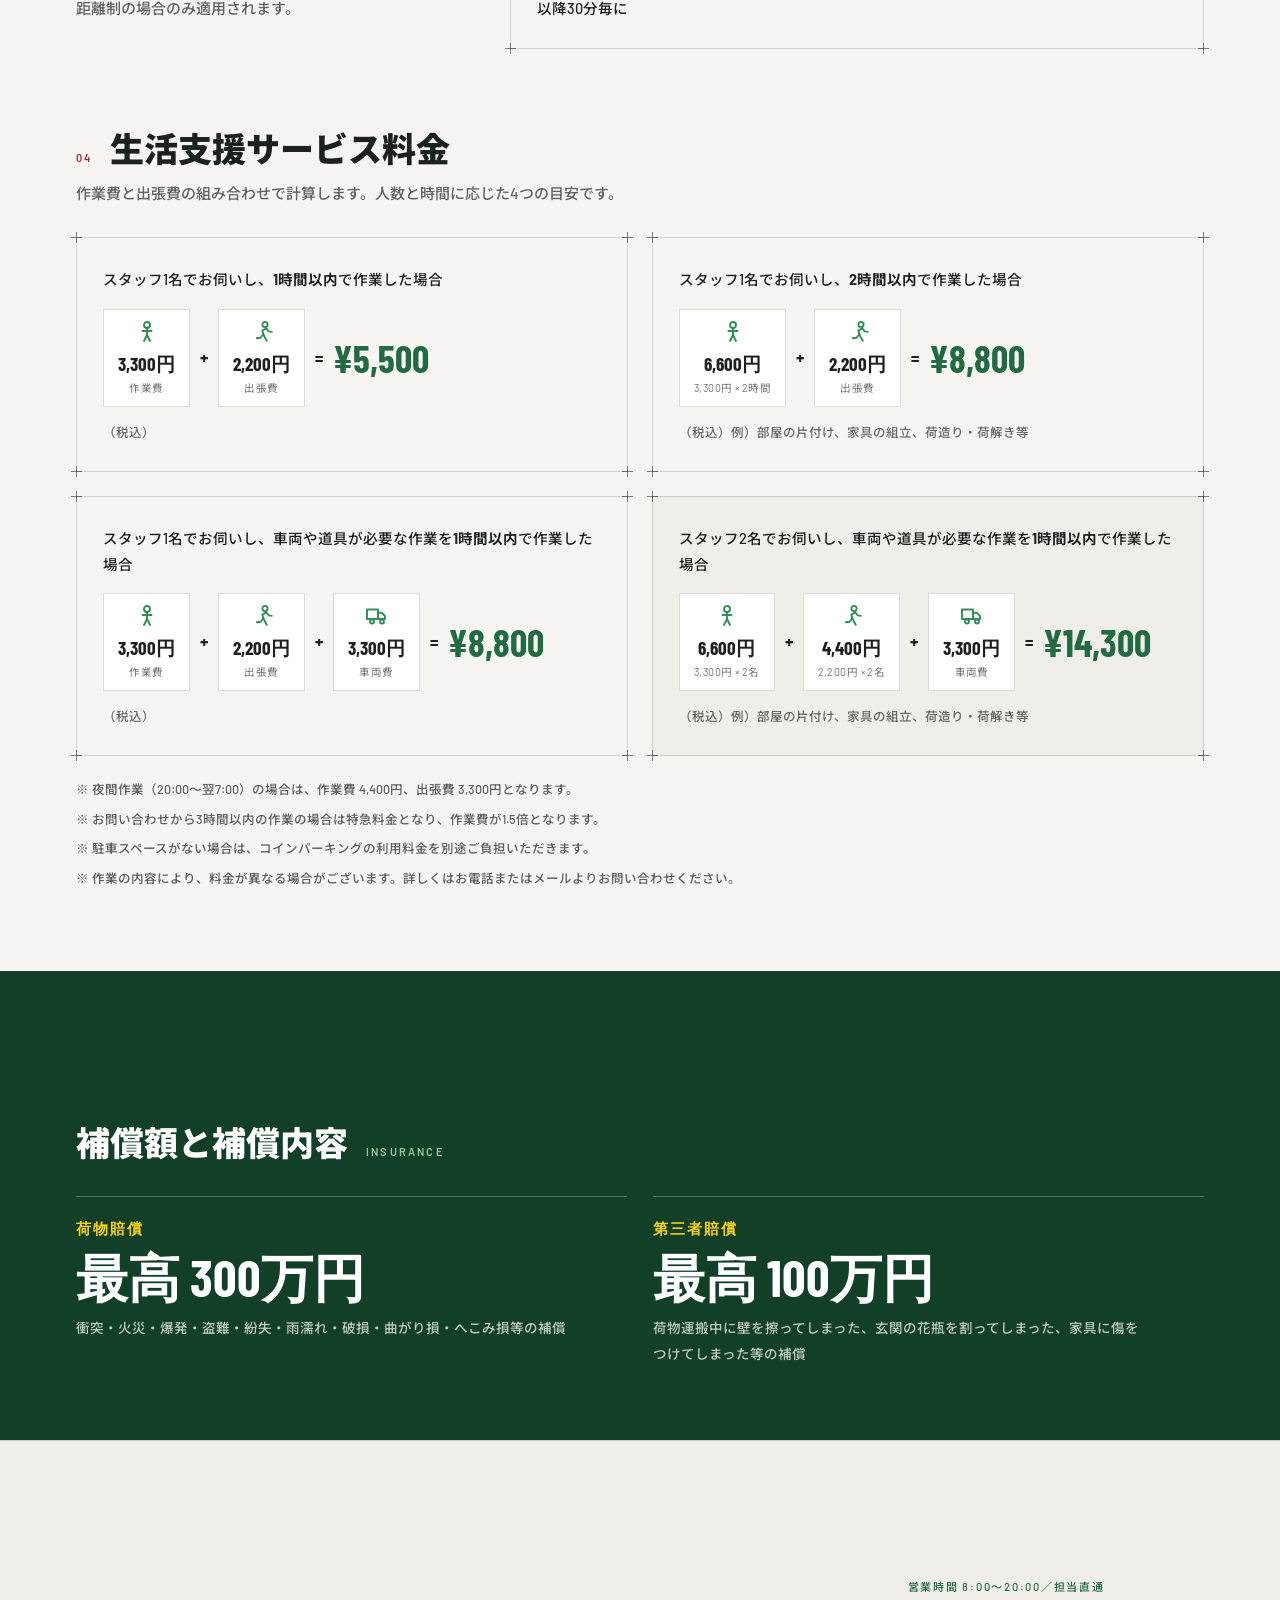
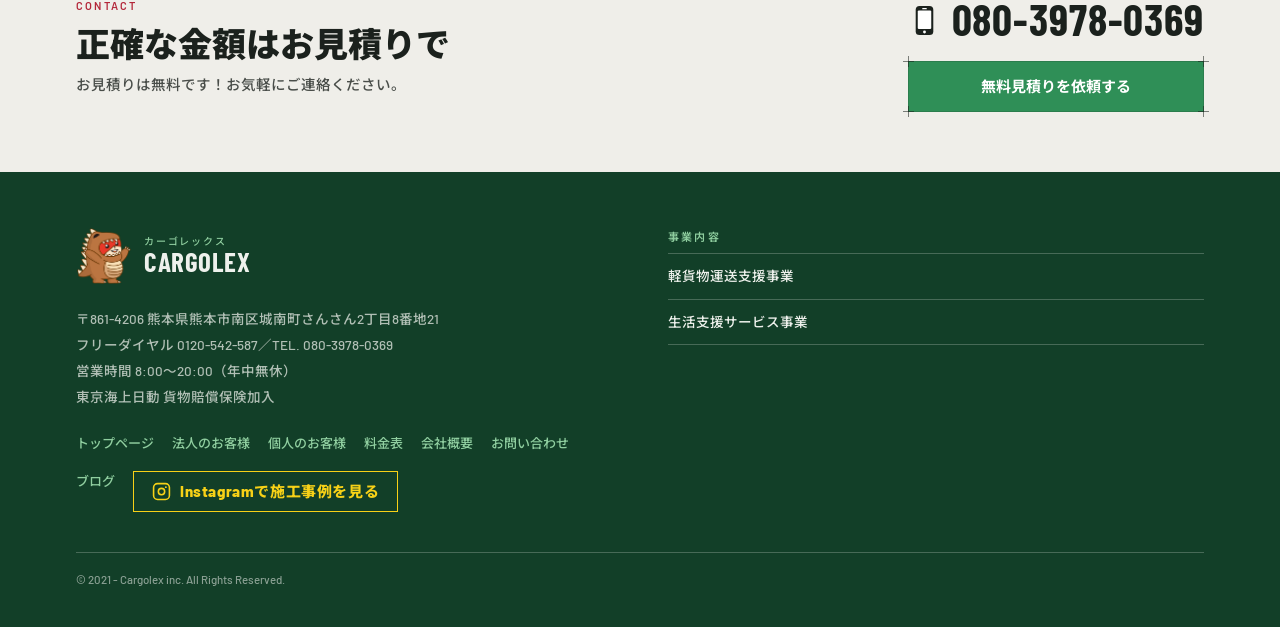
<file: price.html>
<!DOCTYPE html>
<html lang="ja">
<head>
<meta charset="utf-8">
<meta name="viewport" content="width=device-width, initial-scale=1">
<title>料金表｜カーゴレックス（熊本の軽貨物運送・生活支援）</title>
<meta name="description" content="カーゴレックスの料金表。配送運賃は20kmまで4,950円（税込）の距離制運賃、お引越しは22,550円（税込）〜、生活支援サービスは5,500円（税込）〜。お見積りは無料です。">
<link rel="canonical" href="https://cargolex0369.com/price.html">
<meta property="og:type" content="website">
<meta property="og:site_name" content="カーゴレックス">
<meta property="og:title" content="料金表｜カーゴレックス">
<meta property="og:description" content="配送運賃・お引越し運賃・生活支援サービス料金。距離制運賃をそのまま公開しています。お見積りは無料です。">
<meta property="og:url" content="https://cargolex0369.com/price.html">
<meta property="og:image" content="https://cargolex0369.com/assets/img/og-image.jpg">
<meta property="og:locale" content="ja_JP">
<meta name="twitter:card" content="summary_large_image">
<meta name="theme-color" content="#123f28">
<link rel="icon" type="image/png" href="assets/img/favicon-32.png">
<link rel="apple-touch-icon" href="assets/img/apple-touch-icon.png">
<link rel="preconnect" href="https://fonts.googleapis.com">
<link rel="preconnect" href="https://fonts.gstatic.com" crossorigin>
<link rel="stylesheet" href="https://fonts.googleapis.com/css2?family=Barlow+Condensed:wght@400;600;700;900&amp;family=Barlow:wght@400;500;700&amp;family=Noto+Sans+JP:wght@400;500;700;900&amp;display=swap">
<link rel="stylesheet" href="css/site.css">
<style>
.sec{padding-top:80px}
.kick{font-size:11px;letter-spacing:.2em;text-transform:uppercase;color:var(--color-accent-700);font-weight:600}
.h1{font-size:50px;line-height:1.22}
.h2{font-size:34px;line-height:1.16}
.lead{font-size:15px;line-height:1.9;color:color-mix(in srgb,var(--color-text) 68%,transparent);margin:10px 0 30px}
.g2{display:grid;grid-template-columns:repeat(2,1fr);gap:26px}
.g3{display:grid;grid-template-columns:repeat(3,1fr);gap:24px}
.split{display:grid;grid-template-columns:1fr 1fr;gap:48px;align-items:start}
.row{display:flex;justify-content:space-between;gap:18px;padding:12px 0;border-top:1px solid var(--color-divider)}
.table td:last-child,.table th:last-child{text-align:right;white-space:nowrap}
.yen{font-family:"Barlow Condensed",sans-serif;font-weight:700;line-height:1;color:var(--color-accent-700)}
.note{font-size:12.5px;line-height:1.9;margin:0;opacity:.7}
.calc{display:flex;align-items:center;gap:10px;flex-wrap:wrap;font-family:"Barlow Condensed",sans-serif;font-weight:700;font-size:19px}
.chip{border:1px solid var(--color-divider);padding:10px 14px;display:grid;gap:2px;background:#fff;justify-items:center;text-align:center}
.chip-ico{width:24px;height:24px;color:var(--color-accent);margin-bottom:3px}
.chip small{font-family:"Barlow","Noto Sans JP",sans-serif;font-weight:400;font-size:10.5px;letter-spacing:.04em;opacity:.62}
@media (max-width:1024px){.g3{grid-template-columns:repeat(2,1fr)}.split,.g2{grid-template-columns:1fr;gap:32px}.h1{font-size:37px}.h2{font-size:28px}.sec{padding-top:58px}}
@media (max-width:640px){.g2,.g3{grid-template-columns:1fr;gap:18px}.h1{font-size:30px}.h2{font-size:25px}.sec{padding-top:46px}}
</style>
</head>
<body>
<a class="skip-link" href="#main">本文へスキップ</a>

<header class="site-header">
  <div class="topbar">
    <div class="wrap topbar-in">
      <span class="topbar-catch">くらしの便利サービス｜熊本の軽貨物運送支援・生活支援</span>
      <span class="topbar-right">営業時間 8:00–20:00／年中無休<a class="ig-chip" href="https://www.instagram.com/cargolex8558/" target="_blank" rel="noopener"><svg width="15" height="15" viewBox="0 0 24 24" fill="none" stroke="currentColor" stroke-width="2" stroke-linecap="round" aria-hidden="true"><rect x="2" y="2" width="20" height="20" rx="5"></rect><circle cx="12" cy="12" r="4"></circle><circle cx="17.5" cy="6.5" r="1.2" fill="currentColor" stroke="none"></circle></svg>Instagram</a></span>
    </div>
  </div>
  <div class="header-main">
    <div class="wrap header-in">
      <a class="brand" href="index.html">
        <img src="assets/img/mascot.png" alt="" width="40" height="40">
        <span class="brand-name"><span class="brand-kana">カーゴレックス</span><span class="brand-en">CARGOLEX</span></span>
      </a>
      <nav class="navlinks" aria-label="メインメニュー">
        <a href="index.html">トップ</a>
        <a href="business.html">法人のお客様</a>
        <a href="person.html">個人のお客様</a>
        <a class="on" href="price.html" aria-current="page">料金表</a>
        <a href="company.html">会社概要</a>
        <a href="blog/">ブログ</a>
      </nav>
      <div class="header-cta">
        <a class="telno" href="tel:08039780369"><span class="telno-label">担当直通</span><span class="telno-number"><svg class="phonemark" viewBox="0 0 24 24" aria-hidden="true" focusable="false"><rect class="pm-body" x="5.6" y="1.4" width="12.8" height="21.2" rx="2.8"></rect><rect class="pm-screen" x="7.1" y="4.7" width="9.8" height="13.5" rx="0.8"></rect><rect class="pm-screen" x="10.3" y="2.9" width="3.4" height="0.95" rx="0.48"></rect><circle class="pm-screen" cx="12" cy="20.4" r="1.05"></circle></svg>080-3978-0369</span></a>
        <a class="btn btn-primary blueprint" href="contact.html" style="padding:11px 20px;font-size:14px">
          <i class="corner tl"></i><i class="corner tr"></i><i class="corner bl"></i><i class="corner br"></i>
          お問い合わせ
        </a>
      </div>
      <button class="nav-toggle" type="button" aria-controls="nav-drawer" aria-expanded="false" aria-label="メニューを開く"><span></span><span></span><span></span></button>
    </div>
  </div>
  <nav class="nav-drawer" id="nav-drawer" aria-label="メニュー" hidden>
    <div class="wrap drawer-in">
      <a class="drawer-link" href="index.html">トップ</a>
      <a class="drawer-link" href="business.html">法人のお客様</a>
      <a class="drawer-link" href="person.html">個人のお客様</a>
      <a class="drawer-link on" href="price.html">料金表</a>
      <a class="drawer-link" href="company.html">会社概要</a>
      <a class="drawer-link" href="blog/">ブログ</a>
      <a class="drawer-link" href="contact.html">お問い合わせ</a>
      <div class="drawer-cta">
        <a class="drawer-tel" href="tel:08039780369"><span class="telno-label">営業時間 8:00〜20:00／担当直通</span><span class="telno-number"><svg class="phonemark" viewBox="0 0 24 24" aria-hidden="true" focusable="false"><rect class="pm-body" x="5.6" y="1.4" width="12.8" height="21.2" rx="2.8"></rect><rect class="pm-screen" x="7.1" y="4.7" width="9.8" height="13.5" rx="0.8"></rect><rect class="pm-screen" x="10.3" y="2.9" width="3.4" height="0.95" rx="0.48"></rect><circle class="pm-screen" cx="12" cy="20.4" r="1.05"></circle></svg>080-3978-0369</span></a>
        <a class="btn btn-primary btn-block blueprint" href="contact.html" style="padding:14px;font-size:15px;margin-top:0">
          <i class="corner tl"></i><i class="corner tr"></i><i class="corner bl"></i><i class="corner br"></i>
          無料お見積り・ご相談
        </a>
        <a class="drawer-ig" href="https://www.instagram.com/cargolex8558/" target="_blank" rel="noopener"><svg width="19" height="19" viewBox="0 0 24 24" fill="none" stroke="currentColor" stroke-width="2" stroke-linecap="round" aria-hidden="true"><rect x="2" y="2" width="20" height="20" rx="5"></rect><circle cx="12" cy="12" r="4"></circle><circle cx="17.5" cy="6.5" r="1.2" fill="currentColor" stroke="none"></circle></svg>Instagramで施工事例を見る</a>
      </div>
    </div>
  </nav>
</header>

<main id="main" style="overflow-x:hidden">

<section class="wrap" style="padding-top:34px">
  <div style="font-size:12px;color:color-mix(in srgb,var(--color-text) 52%,transparent);margin-bottom:30px"><a href="index.html">トップ</a> ／ 料金表</div>
  <span class="kick">Price list</span>
  <h1 class="h1" style="margin:14px 0 18px">コスパで選ぶなら<br>カーゴレックス！</h1>
  <p style="font-size:16.5px;line-height:2;max-width:52ch;opacity:.84;margin:0">カーゴレックスの料金は、作業時間制料金と距離制運賃です。コストパフォーマンスには自信あり！ お見積りは無料ですので、まずはお気軽にご連絡ください。</p>
</section>

<section class="wrap sec">
  <div class="split" style="grid-template-columns:.72fr 1.28fr;gap:44px">
    <div>
      <div class="kick" style="color:var(--red7)">01</div>
      <h2 class="h2" style="margin-top:10px">配送運賃<br>（距離制運賃）</h2>
      <p class="lead" style="margin-bottom:0">距離制の運賃は、走行距離（実際に荷物を積んで走った距離）で計算致します。</p>
    </div>
    <div>
      <div class="blueprint" style="padding:26px 26px;margin-bottom:22px;background:var(--color-neutral-100)">
        <i class="corner tl"></i><i class="corner tr"></i><i class="corner bl"></i><i class="corner br"></i>
        <div style="display:flex;align-items:baseline;gap:14px;flex-wrap:wrap">
          <span style="font-size:14px;letter-spacing:.06em">20km 迄</span>
          <span class="yen" style="font-size:56px">¥4,950</span>
          <span style="font-size:14px">（税込）</span>
        </div>
      </div>
      <div style="overflow-x:auto">
        <table class="table">
          <thead><tr><th>走行距離</th><th>加算単価（税込）</th></tr></thead>
          <tbody>
            <tr><td>21km 〜 50km</td><td>1kmにつき ¥220-</td></tr>
            <tr><td>51km 〜 100km</td><td>1kmにつき ¥165-</td></tr>
            <tr><td>101km 〜 150km</td><td>1kmにつき ¥132-</td></tr>
            <tr><td>151km 以上</td><td>1kmにつき ¥110-</td></tr>
          </tbody>
        </table>
      </div>
      <div style="display:grid;gap:6px;margin-top:18px">
        <p class="note">※ 運賃料金に諸料金が加算される他、日時によっては運賃割増料金が加算される場合がございます。</p>
        <p class="note">※ 距離制運賃は1km未満四捨五入とします。</p>
        <p class="note">※ 引越業務と同等の作業を要する配達については、引越運賃料金を適用させていただきます。</p>
      </div>
    </div>
  </div>
</section>

<section class="wrap sec">
  <div class="split" style="grid-template-columns:.72fr 1.28fr;gap:44px">
    <div>
      <div class="kick" style="color:var(--red7)">02</div>
      <h2 class="h2" style="margin-top:10px">お引越し運賃</h2>
      <p class="lead" style="margin-bottom:0">軽トラック幌車1台＋作業員兼ドライバー1名＋助手作業員1名の構成です。</p>
    </div>
    <div>
      <div class="g2" style="gap:22px">
        <div class="blueprint" style="padding:26px 24px;background:var(--color-neutral-100)">
          <i class="corner tl"></i><i class="corner tr"></i><i class="corner bl"></i><i class="corner br"></i>
          <div style="font-size:13.5px;line-height:1.7;margin-bottom:10px">作業員2名、1車両<br>作業時間 2時間以内<br>走行距離 20km以内</div>
          <div class="yen" style="font-size:48px">¥22,550</div>
          <div style="font-size:13px;margin-top:6px">（税込）</div>
        </div>
        <div class="blueprint" style="padding:26px 24px">
          <i class="corner tl"></i><i class="corner tr"></i><i class="corner bl"></i><i class="corner br"></i>
          <div style="font-size:13.5px;line-height:1.7;margin-bottom:10px">2時間以上、超過時間<br>30分毎に（作業員2名分）</div>
          <div class="yen" style="font-size:48px">¥3,300</div>
          <div style="font-size:13px;margin-top:6px">（税込）1,650円 × 2名</div>
        </div>
      </div>
      <div style="display:grid;gap:6px;margin-top:20px">
        <p class="note">※ 土曜・日曜・祝祭日は2割増の料金となります。</p>
        <p class="note">※ 早朝・深夜（20:00〜翌7:00）は1割増の料金となります。</p>
        <p class="note">※ 繁忙期は1割増の料金となります。</p>
        <p class="note">※ 階段作業がある場合は、作業員1名につき1,100円が加算されます。</p>
        <p class="note">※ 作業内容により、料金が多少異なる場合がございます。</p>
        <p class="note">※ キャンセル料が発生する場合がございます（前日／30%以内、当日／50%以内）。</p>
      </div>
    </div>
  </div>
</section>

<section class="wrap sec">
  <div class="split" style="grid-template-columns:.72fr 1.28fr;gap:44px">
    <div>
      <div class="kick" style="color:var(--red7)">03</div>
      <h2 class="h2" style="margin-top:10px">諸料金・作業料金</h2>
      <p class="lead" style="margin-bottom:0">距離制の場合のみ適用されます。</p>
    </div>
    <div class="blueprint" style="padding:28px 26px">
      <i class="corner tl"></i><i class="corner tr"></i><i class="corner bl"></i><i class="corner br"></i>
      <div style="display:flex;align-items:baseline;gap:16px;flex-wrap:wrap">
        <span style="font-size:14.5px;line-height:1.7">積込、積降が30分を超えた場合<br>以降30分毎に</span>
        <span class="yen" style="font-size:48px">¥1,100</span>
        <span style="font-size:13.5px">（税込）</span>
      </div>
    </div>
  </div>
</section>

<section class="wrap sec">
  <div style="display:flex;align-items:baseline;gap:18px;flex-wrap:wrap">
    <div class="kick" style="color:var(--red7)">04</div>
    <h2 class="h2">生活支援サービス料金</h2>
  </div>
  <p class="lead">作業費と出張費の組み合わせで計算します。人数と時間に応じた4つの目安です。</p>
  <div class="g2" style="gap:24px">
    <div class="card blueprint" style="padding:28px 26px;gap:16px">
      <i class="corner tl"></i><i class="corner tr"></i><i class="corner bl"></i><i class="corner br"></i>
      <div style="font-size:14.5px;line-height:1.8">スタッフ1名でお伺いし、<strong>1時間以内</strong>で作業した場合</div>
      <div class="calc">
        <span class="chip"><svg class="chip-ico" viewBox="0 0 24 24" aria-hidden="true" fill="none" stroke="currentColor" stroke-width="1.9" stroke-linecap="round" stroke-linejoin="round"><circle cx="12" cy="5" r="3"></circle><path d="M12 8.5v6.5"></path><path d="M7.5 11h9"></path><path d="M12 15l-3 6"></path><path d="M12 15l3 6"></path></svg>3,300円<small>作業費</small></span><span>+</span>
        <span class="chip"><svg class="chip-ico" viewBox="0 0 24 24" aria-hidden="true" fill="none" stroke="currentColor" stroke-width="1.9" stroke-linecap="round" stroke-linejoin="round"><circle cx="15" cy="4.5" r="2.6"></circle><path d="M16.2 8.4l-3.9 2.2 1 3.6"></path><path d="M16.2 8.4l2.6 3 3 .5"></path><path d="M13.3 14.2l-2.7 3.6-3.8.5"></path><path d="M13.3 14.2l1.6 3.4 1.9 3.2"></path></svg>2,200円<small>出張費</small></span><span>=</span>
        <span class="yen" style="font-size:38px">¥5,500</span>
      </div>
      <div style="font-size:12.5px;opacity:.65">（税込）</div>
    </div>
    <div class="card blueprint" style="padding:28px 26px;gap:16px">
      <i class="corner tl"></i><i class="corner tr"></i><i class="corner bl"></i><i class="corner br"></i>
      <div style="font-size:14.5px;line-height:1.8">スタッフ1名でお伺いし、<strong>2時間以内</strong>で作業した場合</div>
      <div class="calc">
        <span class="chip"><svg class="chip-ico" viewBox="0 0 24 24" aria-hidden="true" fill="none" stroke="currentColor" stroke-width="1.9" stroke-linecap="round" stroke-linejoin="round"><circle cx="12" cy="5" r="3"></circle><path d="M12 8.5v6.5"></path><path d="M7.5 11h9"></path><path d="M12 15l-3 6"></path><path d="M12 15l3 6"></path></svg>6,600円<small>3,300円 × 2時間</small></span><span>+</span>
        <span class="chip"><svg class="chip-ico" viewBox="0 0 24 24" aria-hidden="true" fill="none" stroke="currentColor" stroke-width="1.9" stroke-linecap="round" stroke-linejoin="round"><circle cx="15" cy="4.5" r="2.6"></circle><path d="M16.2 8.4l-3.9 2.2 1 3.6"></path><path d="M16.2 8.4l2.6 3 3 .5"></path><path d="M13.3 14.2l-2.7 3.6-3.8.5"></path><path d="M13.3 14.2l1.6 3.4 1.9 3.2"></path></svg>2,200円<small>出張費</small></span><span>=</span>
        <span class="yen" style="font-size:38px">¥8,800</span>
      </div>
      <div style="font-size:12.5px;opacity:.65">（税込）例）部屋の片付け、家具の組立、荷造り・荷解き等</div>
    </div>
    <div class="card blueprint" style="padding:28px 26px;gap:16px">
      <i class="corner tl"></i><i class="corner tr"></i><i class="corner bl"></i><i class="corner br"></i>
      <div style="font-size:14.5px;line-height:1.8">スタッフ1名でお伺いし、車両や道具が必要な作業を<strong>1時間以内</strong>で作業した場合</div>
      <div class="calc">
        <span class="chip"><svg class="chip-ico" viewBox="0 0 24 24" aria-hidden="true" fill="none" stroke="currentColor" stroke-width="1.9" stroke-linecap="round" stroke-linejoin="round"><circle cx="12" cy="5" r="3"></circle><path d="M12 8.5v6.5"></path><path d="M7.5 11h9"></path><path d="M12 15l-3 6"></path><path d="M12 15l3 6"></path></svg>3,300円<small>作業費</small></span><span>+</span>
        <span class="chip"><svg class="chip-ico" viewBox="0 0 24 24" aria-hidden="true" fill="none" stroke="currentColor" stroke-width="1.9" stroke-linecap="round" stroke-linejoin="round"><circle cx="15" cy="4.5" r="2.6"></circle><path d="M16.2 8.4l-3.9 2.2 1 3.6"></path><path d="M16.2 8.4l2.6 3 3 .5"></path><path d="M13.3 14.2l-2.7 3.6-3.8.5"></path><path d="M13.3 14.2l1.6 3.4 1.9 3.2"></path></svg>2,200円<small>出張費</small></span><span>+</span>
        <span class="chip"><svg class="chip-ico" viewBox="0 0 24 24" aria-hidden="true" fill="none" stroke="currentColor" stroke-width="1.9" stroke-linecap="round" stroke-linejoin="round"><path d="M2 5.5h11v9.5H2z"></path><path d="M13 8.8h4l3 3.2V15h-7z"></path><circle cx="7" cy="17.6" r="2"></circle><circle cx="17" cy="17.6" r="2"></circle></svg>3,300円<small>車両費</small></span><span>=</span>
        <span class="yen" style="font-size:38px">¥8,800</span>
      </div>
      <div style="font-size:12.5px;opacity:.65">（税込）</div>
    </div>
    <div class="card blueprint" style="padding:28px 26px;gap:16px;background:var(--color-neutral-100)">
      <i class="corner tl"></i><i class="corner tr"></i><i class="corner bl"></i><i class="corner br"></i>
      <div style="font-size:14.5px;line-height:1.8">スタッフ2名でお伺いし、車両や道具が必要な作業を<strong>1時間以内</strong>で作業した場合</div>
      <div class="calc">
        <span class="chip"><svg class="chip-ico" viewBox="0 0 24 24" aria-hidden="true" fill="none" stroke="currentColor" stroke-width="1.9" stroke-linecap="round" stroke-linejoin="round"><circle cx="12" cy="5" r="3"></circle><path d="M12 8.5v6.5"></path><path d="M7.5 11h9"></path><path d="M12 15l-3 6"></path><path d="M12 15l3 6"></path></svg>6,600円<small>3,300円 × 2名</small></span><span>+</span>
        <span class="chip"><svg class="chip-ico" viewBox="0 0 24 24" aria-hidden="true" fill="none" stroke="currentColor" stroke-width="1.9" stroke-linecap="round" stroke-linejoin="round"><circle cx="15" cy="4.5" r="2.6"></circle><path d="M16.2 8.4l-3.9 2.2 1 3.6"></path><path d="M16.2 8.4l2.6 3 3 .5"></path><path d="M13.3 14.2l-2.7 3.6-3.8.5"></path><path d="M13.3 14.2l1.6 3.4 1.9 3.2"></path></svg>4,400円<small>2,200円 × 2名</small></span><span>+</span>
        <span class="chip"><svg class="chip-ico" viewBox="0 0 24 24" aria-hidden="true" fill="none" stroke="currentColor" stroke-width="1.9" stroke-linecap="round" stroke-linejoin="round"><path d="M2 5.5h11v9.5H2z"></path><path d="M13 8.8h4l3 3.2V15h-7z"></path><circle cx="7" cy="17.6" r="2"></circle><circle cx="17" cy="17.6" r="2"></circle></svg>3,300円<small>車両費</small></span><span>=</span>
        <span class="yen" style="font-size:38px">¥14,300</span>
      </div>
      <div style="font-size:12.5px;opacity:.65">（税込）例）部屋の片付け、家具の組立、荷造り・荷解き等</div>
    </div>
  </div>
  <div style="display:grid;gap:6px;margin-top:22px">
    <p class="note">※ 夜間作業（20:00〜翌7:00）の場合は、作業費 4,400円、出張費 3,300円となります。</p>
    <p class="note">※ お問い合わせから3時間以内の作業の場合は特急料金となり、作業費が1.5倍となります。</p>
    <p class="note">※ 駐車スペースがない場合は、コインパーキングの利用料金を別途ご負担いただきます。</p>
    <p class="note">※ 作業の内容により、料金が異なる場合がございます。詳しくはお電話またはメールよりお問い合わせください。</p>
  </div>
</section>

<section class="sec" style="margin-top:80px;background:var(--color-accent-900);color:#eef1ec;padding-bottom:72px">
  <div class="wrap" style="padding-top:72px">
    <div style="display:flex;align-items:baseline;gap:18px;flex-wrap:wrap">
      <h2 class="h2" style="color:#fff">補償額と補償内容</h2>
      <span class="kick" style="color:var(--color-accent-300)">Insurance</span>
    </div>
    <div class="g2" style="margin-top:34px">
      <div style="border-top:1px solid rgba(238,241,236,.3);padding-top:20px">
        <div style="font-family:'Barlow Condensed',sans-serif;font-weight:700;font-size:15px;letter-spacing:.14em;color:var(--yl)">荷物賠償</div>
        <div style="font-family:'Barlow Condensed',sans-serif;font-weight:700;font-size:52px;line-height:1.05;margin:8px 0 12px;color:#fff">最高 300万円</div>
        <p style="font-size:13.5px;line-height:1.95;margin:0;color:rgba(238,241,236,.78)">衝突・火災・爆発・盗難・紛失・雨濡れ・破損・曲がり損・へこみ損等の補償</p>
      </div>
      <div style="border-top:1px solid rgba(238,241,236,.3);padding-top:20px">
        <div style="font-family:'Barlow Condensed',sans-serif;font-weight:700;font-size:15px;letter-spacing:.14em;color:var(--yl)">第三者賠償</div>
        <div style="font-family:'Barlow Condensed',sans-serif;font-weight:700;font-size:52px;line-height:1.05;margin:8px 0 12px;color:#fff">最高 100万円</div>
        <p style="font-size:13.5px;line-height:1.95;margin:0;color:rgba(238,241,236,.78)">荷物運搬中に壁を擦ってしまった、玄関の花瓶を割ってしまった、家具に傷をつけてしまった等の補償</p>
      </div>
    </div>
  </div>
</section>

<section class="sec" style="border-top:1px solid var(--color-divider);background:var(--color-neutral-100)">
  <div class="wrap" style="padding-top:60px;padding-bottom:60px;display:flex;justify-content:space-between;gap:32px;flex-wrap:wrap;align-items:center">
    <div>
      <div class="kick" style="color:var(--red7)">Contact</div>
      <h2 class="h2" style="margin-top:10px">正確な金額はお見積りで</h2>
      <p style="font-size:14.5px;margin:10px 0 0;opacity:.78">お見積りは無料です！お気軽にご連絡ください。</p>
    </div>
    <div style="display:grid;gap:12px">
      <a class="tel-cta" href="tel:08039780369">
        <span class="tel-cta-label" style="font-size:11px;letter-spacing:.16em;color:var(--color-accent-700)">営業時間 8:00〜20:00／担当直通</span>
        <span class="tel-cta-number" style="font-family:'Barlow Condensed',sans-serif;font-weight:700;font-size:44px;letter-spacing:.02em"><svg class="phonemark" viewBox="0 0 24 24" aria-hidden="true" focusable="false"><rect class="pm-body" x="5.6" y="1.4" width="12.8" height="21.2" rx="2.8"></rect><rect class="pm-screen" x="7.1" y="4.7" width="9.8" height="13.5" rx="0.8"></rect><rect class="pm-screen" x="10.3" y="2.9" width="3.4" height="0.95" rx="0.48"></rect><circle class="pm-screen" cx="12" cy="20.4" r="1.05"></circle></svg>080-3978-0369</span>
      </a>
      <a class="btn btn-primary btn-block blueprint" href="contact.html" style="padding:14px;font-size:15px">
        <i class="corner tl"></i><i class="corner tr"></i><i class="corner bl"></i><i class="corner br"></i>
        無料見積りを依頼する
      </a>
    </div>
  </div>
</section>

</main>

<footer style="background:var(--color-accent-900);color:#eef1ec">
  <div class="wrap" style="padding-top:56px;padding-bottom:38px">
    <div class="split" style="gap:56px">
      <div>
        <div style="display:flex;align-items:center;gap:12px">
          <img src="assets/img/mascot.png" alt="" width="437" height="460" loading="lazy" style="width:56px;height:56px;object-fit:contain">
          <span style="display:grid;line-height:1.05">
            <span style="font-size:10px;letter-spacing:.18em;color:var(--color-accent-300)">カーゴレックス</span>
            <span style="font-family:'Barlow Condensed',sans-serif;font-weight:700;font-size:27px;letter-spacing:.02em">CARGOLEX</span>
          </span>
        </div>
        <p style="font-size:13.5px;line-height:1.95;margin:22px 0 0;color:rgba(238,241,236,.72)">〒861-4206 熊本県熊本市南区城南町さんさん2丁目8番地21<br>フリーダイヤル 0120-542-587／TEL. 080-3978-0369<br>営業時間 8:00〜20:00（年中無休）<br>東京海上日動 貨物賠償保険加入</p>
        <div style="display:flex;gap:18px;flex-wrap:wrap;margin-top:22px;font-size:13px">
          <a href="index.html" style="color:var(--color-accent-300)">トップページ</a>
          <a href="business.html" style="color:var(--color-accent-300)">法人のお客様</a>
          <a href="person.html" style="color:var(--color-accent-300)">個人のお客様</a>
          <a href="price.html" style="color:var(--color-accent-300)">料金表</a>
          <a href="company.html" style="color:var(--color-accent-300)">会社概要</a>
          <a href="contact.html" style="color:var(--color-accent-300)">お問い合わせ</a>
          <a href="blog/" style="color:var(--color-accent-300)">ブログ</a>
          <a href="https://www.instagram.com/cargolex8558/" target="_blank" rel="noopener" style="display:inline-flex;align-items:center;gap:9px;border:1px solid var(--yl);color:var(--yl);font-weight:800;font-size:15px;letter-spacing:.04em;padding:10px 18px;line-height:1"><svg width="19" height="19" viewBox="0 0 24 24" fill="none" stroke="currentColor" stroke-width="2" stroke-linecap="round" aria-hidden="true"><rect x="2" y="2" width="20" height="20" rx="5"></rect><circle cx="12" cy="12" r="4"></circle><circle cx="17.5" cy="6.5" r="1.2" fill="currentColor" stroke="none"></circle></svg>Instagramで施工事例を見る</a>
        </div>
      </div>
      <div>
        <div class="kick" style="color:var(--color-accent-300);margin-bottom:8px">事業内容</div>
        <div class="row" style="border-color:rgba(238,241,236,.24)"><span style="font-size:13.5px">軽貨物運送支援事業</span></div>
        <div class="row" style="border-color:rgba(238,241,236,.24);border-bottom:1px solid rgba(238,241,236,.24)"><span style="font-size:13.5px">生活支援サービス事業</span></div>
      </div>
    </div>
    <div style="margin-top:40px;padding-top:18px;border-top:1px solid rgba(238,241,236,.24);font-size:11.5px;color:rgba(238,241,236,.55)">© 2021 - Cargolex inc. All Rights Reserved.</div>
  </div>
</footer>

<nav class="mobile-cta" aria-label="クイックお問い合わせ">
  <a class="mc-tel" href="tel:08039780369"><svg width="17" height="17" viewBox="0 0 24 24" fill="none" stroke="currentColor" stroke-width="2" stroke-linecap="round" stroke-linejoin="round" aria-hidden="true"><path d="M22 16.92v3a2 2 0 0 1-2.18 2 19.79 19.79 0 0 1-8.63-3.07 19.5 19.5 0 0 1-6-6 19.79 19.79 0 0 1-3.07-8.67A2 2 0 0 1 4.11 2h3a2 2 0 0 1 2 1.72c.127.96.361 1.903.7 2.81a2 2 0 0 1-.45 2.11L8.09 9.91a16 16 0 0 0 6 6l1.27-1.27a2 2 0 0 1 2.11-.45c.907.339 1.85.573 2.81.7A2 2 0 0 1 22 16.92z"/></svg>電話する</a>
  <a class="mc-mail" href="contact.html"><svg width="17" height="17" viewBox="0 0 24 24" fill="none" stroke="currentColor" stroke-width="2" stroke-linecap="round" stroke-linejoin="round" aria-hidden="true"><rect x="2" y="4" width="20" height="16" rx="2"/><path d="m22 7-10 6L2 7"/></svg>無料お見積り</a>
</nav>

<script src="js/site.js" defer></script>
</body>
</html>
</file>
<file: css/site.css>
/* ============================================================
   CARGOLEX — site.css
   デザイントークン / 基本スタイル / 共通コンポーネント / ヘッダー・フッター
   ============================================================ */

:root {
  /* palette */
  --color-bg: #f6f5f1;
  --color-surface: #efeee9;
  --color-text: #1b211d;
  --color-accent: #2f8f57;
  --color-accent-100: #e9f4ec;
  --color-accent-300: #8fce9f;
  --color-accent-700: #226a41;
  --color-accent-800: #1a5232;
  --color-accent-900: #123f28;
  --color-divider: rgba(27, 33, 29, .16);
  --color-neutral-100: #efeee9;
  --color-neutral-200: #e6e5df;
  --red: #d93a4f;
  --red7: #b32639;
  --yl: #f7d117;

  /* type */
  --font-heading: "Barlow Condensed", "Noto Sans JP", system-ui, sans-serif;
  --font-body: "Barlow", "Noto Sans JP", system-ui, sans-serif;

  /* spacing (design-system scale) */
  --space-1: 3.4px;
  --space-2: 6.8px;
  --space-3: 10.2px;
  --space-4: 13.6px;
  --space-6: 20.4px;
  --space-8: 27.2px;
}

/* ---------- base ---------- */
*, *::before, *::after { box-sizing: border-box; }
html { scroll-behavior: smooth; -webkit-text-size-adjust: 100%; }
body {
  margin: 0;
  background: var(--color-bg);
  color: var(--color-text);
  font-family: var(--font-body);
  font-size: 15px;
  line-height: 1.55;
  font-weight: 500;
  -webkit-font-smoothing: antialiased;
}
h1, h2, h3, h4, h5, h6 {
  font-family: var(--font-heading);
  font-weight: 900;
  line-height: 1.12;
  margin: 0;
  word-break: auto-phrase;
  line-break: strict;
}
p, li, td, th, dd, dt, span, label { word-break: auto-phrase; line-break: strict; }
p { margin: 0 0 var(--space-3); }
a { color: var(--color-accent-700); text-decoration: none; text-underline-offset: 3px; }
a:hover { color: var(--color-accent-900); }
img { display: block; max-width: 100%; height: auto; }
figure { margin: 0; }
:focus { outline: none; }
:focus-visible { outline: 2px solid var(--color-accent); outline-offset: 2px; }
::selection { background: rgba(47, 143, 87, .3); }

.wrap { max-width: 1180px; margin: 0 auto; padding-left: 26px; padding-right: 26px; }
.mark { background: linear-gradient(transparent 62%, rgba(247, 209, 23, .75) 62%); }
.duo img { filter: grayscale(1) contrast(1.05); }

.skip-link {
  position: absolute; left: -9999px; top: 0; z-index: 100;
  background: var(--color-accent-900); color: #fff; padding: 10px 18px; font-size: 13px;
}
.skip-link:focus { left: 0; color: #fff; }

/* ---------- buttons ---------- */
.btn {
  display: inline-flex; align-items: center; justify-content: center; gap: 6px;
  cursor: pointer; text-decoration: none;
  font-family: var(--font-heading); font-weight: 700;
  font-size: 14px; line-height: 1.35; color: var(--color-text);
  background: transparent; border: 1px solid var(--color-divider);
  padding: var(--space-2) calc(var(--space-3) * 1.2);
  border-radius: 0; white-space: nowrap;
  transition: background-color .15s ease, color .15s ease;
}
.btn svg { display: block; }
.btn:disabled { opacity: .45; cursor: not-allowed; }
.btn-primary { background: var(--color-accent); border-color: var(--color-accent); color: #fff; }
.btn-primary:hover { background: var(--color-accent-700); color: #fff; }
.btn-primary:active { background: var(--color-accent-900); }
.btn-secondary { border-color: var(--color-divider); }
.btn-secondary:hover { background: rgba(27, 33, 29, .07); color: var(--color-text); }
.btn-secondary:active { background: rgba(27, 33, 29, .14); }
.btn-block { width: 100%; margin-top: var(--space-2); }

/* ---------- blueprint frame ---------- */
.blueprint { position: relative; border: 1px solid var(--color-divider); border-radius: 0; }
.blueprint > .corner {
  position: absolute; width: 11px; height: 11px;
  color: rgba(27, 33, 29, .55); pointer-events: none;
}
.blueprint > .corner::before, .blueprint > .corner::after {
  content: ""; position: absolute; background: currentColor;
}
.blueprint > .corner::before { left: 5px; top: 0; width: 1px; height: 100%; }
.blueprint > .corner::after { top: 5px; left: 0; width: 100%; height: 1px; }
.blueprint > .corner.tl { top: -6px; left: -6px; }
.blueprint > .corner.tr { top: -6px; right: -6px; }
.blueprint > .corner.bl { bottom: -6px; left: -6px; }
.blueprint > .corner.br { bottom: -6px; right: -6px; }

/* ---------- cards / tags ---------- */
.card {
  display: flex; flex-direction: column; gap: var(--space-2);
  padding: var(--space-3); border-radius: 0;
  background: transparent; border: 1px solid var(--color-divider);
  transition: background-color .15s ease;
}
a.card:hover { background: rgba(47, 143, 87, .05); color: var(--color-text); }
.card-kicker { font-size: 10px; letter-spacing: .1em; text-transform: uppercase; color: var(--color-accent); }
.tag {
  display: inline-flex; align-items: center; font-size: 11px;
  letter-spacing: .02em; padding: 3px 10px; border-radius: 0;
}
.tag-accent { background: var(--color-accent-100); color: var(--color-accent-800); }
.tag-outline { border: 1px solid var(--color-accent); color: var(--color-accent); }

/* ---------- forms ---------- */
.field > label {
  display: block; font-size: 12px; margin-bottom: 5px;
  color: rgba(27, 33, 29, .7);
}
.input {
  width: 100%; min-height: 40px; padding: 8px 12px; font: inherit;
  font-size: 15px; color: var(--color-text); caret-color: var(--color-accent);
  background: var(--color-surface);
  border: 1px solid var(--color-divider); border-radius: 0;
}
.input:hover { border-color: rgba(27, 33, 29, .45); }
.input:focus-visible { border-color: var(--color-accent); outline-offset: 0; }
textarea.input { min-height: 90px; resize: vertical; }
.seg { display: inline-flex; overflow: hidden; border: 1px solid var(--color-divider); border-radius: 0; }
.seg-opt {
  display: inline-flex; align-items: center; gap: 6px;
  padding: 9px 12px; font-size: 14px; cursor: pointer;
}
.seg-opt input { position: absolute; opacity: 0; width: 0; height: 0; pointer-events: none; }
.seg-opt + .seg-opt { border-left: 1px solid var(--color-divider); }
.seg-opt:has(input:checked) { background: var(--color-accent); color: #fff; }
.seg-opt:not(:has(input:checked)):hover { background: rgba(27, 33, 29, .07); }
.seg-opt:has(input:focus-visible) { outline: 2px solid var(--color-accent); outline-offset: -2px; }

/* ---------- tables ---------- */
.table { width: 100%; border-collapse: collapse; font-size: 14px; }
.table th {
  text-align: left; font-size: 11px; letter-spacing: .08em; text-transform: uppercase;
  color: rgba(27, 33, 29, .6);
  padding: var(--space-2); border-bottom: 1px solid var(--color-divider);
}
.table td { padding: var(--space-2); border-bottom: 1px solid rgba(27, 33, 29, .08); }
.table tbody tr:hover { background: rgba(27, 33, 29, .04); }

/* ============================================================
   ヘッダー
   ============================================================ */
.site-header { position: sticky; top: 0; z-index: 30; }
.topbar { background: var(--color-accent-900); color: #eef1ec; }
.topbar-in {
  display: flex; justify-content: space-between; align-items: center; gap: 16px;
  padding-top: 7px; padding-bottom: 7px;
  font-size: 11.5px; letter-spacing: .05em; line-height: 1.6;
}
.topbar-catch { min-width: 0; }
.topbar-right { display: flex; gap: 14px; align-items: center; white-space: nowrap; }
.ig-chip {
  display: inline-flex; align-items: center; gap: 7px;
  background: var(--yl); color: #1b211d; font-weight: 800;
  font-size: 13px; letter-spacing: .04em; padding: 5px 12px; line-height: 1;
}
.ig-chip:hover { background: #ffdf3d; color: #1b211d; }
.header-main {
  background: rgba(246, 245, 241, .95);
  -webkit-backdrop-filter: blur(8px); backdrop-filter: blur(8px);
  border-bottom: 1px solid var(--color-divider);
  transition: box-shadow .2s ease;
}
.site-header.is-scrolled .header-main { box-shadow: 0 4px 18px rgba(27, 33, 29, .08); }
.header-in { display: flex; align-items: center; gap: 22px; padding-top: 13px; padding-bottom: 13px; }
.brand { display: flex; align-items: center; gap: 11px; margin-right: auto; color: var(--color-text); }
.brand:hover { color: var(--color-text); }
.brand img { width: 40px; height: 40px; object-fit: contain; }
.brand-name { display: grid; line-height: 1.02; }
.brand-kana { font-size: 9.5px; letter-spacing: .18em; color: var(--color-accent-700); }
.brand-en { font-family: var(--font-heading); font-weight: 700; font-size: 22px; letter-spacing: .02em; }
.navlinks { display: flex; gap: 24px; font-size: 13.5px; font-weight: 500; }
.navlinks a { color: var(--color-text); }
.navlinks a:hover, .navlinks a.on { color: var(--color-accent-700); }
.header-cta { display: flex; align-items: center; gap: 14px; }
.telno { display: grid; line-height: 1.05; color: var(--color-text); }
.telno:hover { color: var(--color-text); }
.telno-label { font-size: 9.5px; letter-spacing: .14em; color: var(--color-accent-700); }
.telno-number { font-family: var(--font-heading); font-weight: 700; font-size: 23px; letter-spacing: .02em; }

/* hamburger */
.nav-toggle {
  display: none; position: relative; flex: none;
  width: 46px; height: 46px; margin-right: -6px;
  background: transparent; border: 0; cursor: pointer; padding: 0;
}
.nav-toggle span {
  position: absolute; left: 11px; right: 11px; height: 2px;
  background: var(--color-text); transition: transform .25s ease, opacity .2s ease, top .25s ease;
}
.nav-toggle span:nth-child(1) { top: 15px; }
.nav-toggle span:nth-child(2) { top: 22px; }
.nav-toggle span:nth-child(3) { top: 29px; }
.nav-toggle[aria-expanded="true"] span:nth-child(1) { top: 22px; transform: rotate(45deg); }
.nav-toggle[aria-expanded="true"] span:nth-child(2) { opacity: 0; }
.nav-toggle[aria-expanded="true"] span:nth-child(3) { top: 22px; transform: rotate(-45deg); }

/* mobile drawer */
.nav-drawer {
  display: none; position: absolute; left: 0; right: 0; top: 100%;
  background: var(--color-bg); border-bottom: 1px solid var(--color-divider);
  box-shadow: 0 18px 30px rgba(27, 33, 29, .14);
  max-height: calc(100vh - 100px); max-height: calc(100dvh - 100px);
  overflow-y: auto; overscroll-behavior: contain;
}
.nav-drawer.open { display: block; animation: drawer-in .22s ease; }
@keyframes drawer-in { from { opacity: 0; transform: translateY(-8px); } to { opacity: 1; transform: none; } }
.drawer-in { padding-top: 8px; padding-bottom: 26px; }
.drawer-link {
  display: flex; justify-content: space-between; align-items: center;
  padding: 15px 2px; font-size: 15.5px; font-weight: 500; color: var(--color-text);
  border-bottom: 1px solid var(--color-divider);
}
.drawer-link::after { content: "→"; font-size: 13px; color: var(--color-accent-700); }
.drawer-link.on { color: var(--color-accent-700); font-weight: 700; }
.drawer-cta { display: grid; gap: 12px; margin-top: 22px; }
.drawer-tel {
  display: grid; justify-items: center; line-height: 1.05; color: var(--color-text);
  border: 1px solid var(--color-divider); padding: 14px; text-align: center;
}
.drawer-tel:hover { color: var(--color-text); }
.drawer-tel .telno-number { font-size: 30px; }
.drawer-ig {
  display: inline-flex; align-items: center; justify-content: center; gap: 9px;
  background: linear-gradient(135deg, #f7d117, #e8873b 55%, #d93a4f);
  color: #fff; font-weight: 800; font-size: 15px; padding: 13px; line-height: 1;
}
.drawer-ig:hover { color: #fff; opacity: .92; }

/* ============================================================
   モバイル固定CTAバー
   ============================================================ */
.mobile-cta {
  position: fixed; left: 0; right: 0; bottom: 0; z-index: 40;
  display: none; grid-template-columns: 1fr 1fr;
  box-shadow: 0 -6px 18px rgba(27, 33, 29, .18);
}
.mobile-cta a {
  display: inline-flex; align-items: center; justify-content: center; gap: 8px;
  padding: 15px 10px calc(15px + env(safe-area-inset-bottom));
  font-size: 15px; font-weight: 800; letter-spacing: .04em; line-height: 1;
}
.mobile-cta .mc-tel { background: var(--yl); color: #1b211d; }
.mobile-cta .mc-mail { background: var(--color-accent-700); color: #fff; }

/* ============================================================
   レスポンシブ（ヘッダー・共通）
   ============================================================ */
@media (max-width: 1200px) {
  .telno { display: none; }
}
@media (max-width: 1024px) {
  .header-main .navlinks { display: none; }
  .header-cta .btn { display: none; }
  .nav-toggle { display: block; }
  /* インラインの grid-template-columns（.72fr 1.28fr 等）より優先して1カラム化する */
  .split, .hero { grid-template-columns: 1fr !important; }
}
@media (max-width: 640px) {
  .wrap { padding-left: 18px; padding-right: 18px; }
  body { padding-bottom: calc(58px + env(safe-area-inset-bottom)); }
  .mobile-cta { display: grid; }
  .topbar-catch { display: none; }
  .topbar-in { justify-content: center; }
}

@media (prefers-reduced-motion: reduce) {
  html { scroll-behavior: auto; }
  *, *::before, *::after { animation-duration: .01ms !important; transition-duration: .01ms !important; }
}

/* ---------------------------------------------------------------- ブログ */
.blog-grid { display: grid; grid-template-columns: repeat(3, 1fr); gap: 26px; }
.blog-card {
  display: flex; flex-direction: column; color: var(--color-text);
  border: 1px solid var(--color-divider); background: #fff; overflow: hidden;
  transition: border-color .18s ease, transform .18s ease;
}
.blog-card:hover { color: var(--color-text); border-color: var(--color-accent); transform: translateY(-2px); }
.blog-card-media { background: var(--color-neutral-100); aspect-ratio: 8 / 5; overflow: hidden; }
.blog-card-media img { width: 100%; height: 100%; object-fit: cover; display: block; }
.blog-card-media-empty { display: grid; place-items: center; }
.blog-card-media-empty img { width: 44%; height: auto; object-fit: contain; }
.blog-card-body { padding: 20px 20px 22px; display: flex; flex-direction: column; gap: 9px; flex: 1; }
.blog-card-body h3 { font-size: 19px; line-height: 1.5; margin: 0; }
.blog-card-body p { font-size: 13.5px; line-height: 1.85; margin: 0; opacity: .75; }
.blog-more { margin-top: auto; padding-top: 6px; font-size: 13px; font-weight: 700; color: var(--color-accent-700); }

.blog-meta { display: flex; align-items: center; gap: 10px; flex-wrap: wrap; }
.blog-date { font-family: var(--font-heading); font-weight: 600; font-size: 15px; letter-spacing: .06em; color: var(--color-accent-700); }
.blog-cat { font-size: 11px; font-weight: 700; letter-spacing: .04em; padding: 3px 9px; background: var(--color-accent-100); color: var(--color-accent-800); }

.blog-pager { display: flex; gap: 8px; justify-content: center; margin-top: 44px; }
.blog-page { min-width: 40px; padding: 9px 0; text-align: center; border: 1px solid var(--color-divider); font-family: var(--font-heading); font-weight: 600; font-size: 16px; color: var(--color-text); }
.blog-page:hover { border-color: var(--color-accent); color: var(--color-accent-700); }
.blog-page.on { background: var(--color-accent); border-color: var(--color-accent); color: #fff; }

.blog-article { max-width: 860px; }
.blog-article h1 { font-size: clamp(25px, 3.6vw, 38px); line-height: 1.4; margin: 10px 0 0; }
.blog-body { margin-top: 30px; }
.blog-body p { font-size: 15.5px; line-height: 2.05; margin: 0 0 22px; }
.blog-body h3 { font-size: 24px; line-height: 1.45; margin: 40px 0 14px; padding-left: 14px; border-left: 4px solid var(--color-accent); }
.blog-body h4 { font-size: 19px; margin: 30px 0 10px; }
.blog-body h5 { font-size: 17px; margin: 24px 0 8px; }
.blog-body ul, .blog-body ol { margin: 0 0 22px; padding-left: 24px; }
.blog-body li { font-size: 15.5px; line-height: 1.95; margin-bottom: 7px; }
.blog-body img { max-width: 100%; height: auto; display: block; margin: 6px 0 22px; border: 1px solid var(--color-divider); }
.blog-body a { color: var(--color-accent-700); text-decoration: underline; }
.blog-body blockquote { margin: 0 0 22px; padding: 16px 20px; background: var(--color-neutral-100); border-left: 3px solid var(--color-accent-300); font-size: 14.5px; line-height: 1.95; }
.blog-body code { font-size: 13.5px; background: var(--color-neutral-100); padding: 2px 6px; }
.blog-body hr { border: 0; border-top: 1px solid var(--color-divider); margin: 34px 0; }

.blog-postnav { display: grid; grid-template-columns: 1fr 1fr; gap: 16px; margin-top: 44px; }
.blog-navlink { display: grid; gap: 6px; padding: 18px 20px; border: 1px solid var(--color-divider); color: var(--color-text); }
.blog-navlink:hover { border-color: var(--color-accent); color: var(--color-text); }
.blog-navlink span { font-size: 12px; color: var(--color-accent-700); font-weight: 600; }
.blog-navlink strong { font-size: 14.5px; line-height: 1.6; font-weight: 700; }
.blog-navlink-next { text-align: right; }
.blog-postnav > .blog-navlink-next:only-child { grid-column: 2; }

.blog-cta { margin-top: 44px; padding: 26px 26px 28px; background: var(--color-neutral-100); }
.blog-cta p { font-size: 14.5px; line-height: 1.95; margin: 0 0 18px; }
.blog-cta-actions { display: flex; gap: 12px; flex-wrap: wrap; }

.blog-mini { display: flex; gap: 16px; align-items: center; padding: 14px 0; border-top: 1px solid var(--color-divider); color: var(--color-text); }
.blog-mini:last-child { border-bottom: 1px solid var(--color-divider); }
.blog-mini:hover { color: var(--color-accent-700); }
.blog-mini-thumb { flex: none; width: 88px; height: 62px; background: var(--color-neutral-100); display: grid; place-items: center; overflow: hidden; }
.blog-mini-thumb img { width: 100%; height: 100%; object-fit: cover; }
.blog-mini-body { display: grid; gap: 6px; min-width: 0; }
.blog-mini-body strong { font-size: 15px; line-height: 1.55; font-weight: 700; }

@media (max-width: 1024px) {
  .blog-grid { grid-template-columns: repeat(2, 1fr); gap: 20px; }
}
@media (max-width: 640px) {
  .blog-grid { grid-template-columns: 1fr; gap: 18px; }
  .blog-postnav { grid-template-columns: 1fr; }
  .blog-navlink-next { text-align: left; }
  .blog-body p, .blog-body li { font-size: 15px; }
}

/* ------------------------------------------------ フリーダイヤルのマーク */
.freemark { flex: none; display: block; color: inherit; }
.freemark .fm-ring { fill: none; stroke: currentColor; stroke-width: 4.2; stroke-linecap: round; }
.freemark .fm-text { fill: currentColor; font-family: Barlow, var(--font-heading), sans-serif; font-weight: 700; font-size: 17.5px; }
.freemark .fm-phone { fill: currentColor; stroke: var(--freemark-bg, #fff); stroke-width: 2.4; stroke-linejoin: round; paint-order: stroke; }

/* --------------------------------------------- 携帯番号のスマホアイコン */
/*
  アイコンは番号スパンの中に置き、数字の中央の高さにそろえる。
  1cap = その書体の大文字・数字の高さ。数字は必ずベースラインから cap までに
  収まるので、アイコンの中心を 0.5cap の位置に置けば文字サイズが変わっても
  上下の中央が合う。cap 単位に未対応の場合は 1行目の指定が使われる。
*/
.phonemark {
  display: inline-block; color: inherit;
  width: var(--pm-size); height: var(--pm-size); margin-right: var(--pm-gap);
  vertical-align: -0.04em;
  vertical-align: calc(0.5cap - var(--pm-size) / 2);
}
.phonemark .pm-body { fill: currentColor; }
.phonemark .pm-screen { fill: var(--phonemark-screen, #fff); }
.telno .phonemark { --pm-size: 21px; --pm-gap: 8px; }
.drawer-tel .phonemark { --pm-size: 26px; --pm-gap: 10px; }
.tel-cta .phonemark { --pm-size: 33px; --pm-gap: 11px; }
.tel-cta { display: grid; line-height: 1.05; color: var(--color-text); }
.tel-cta:hover { color: var(--color-text); }
.tel-cta-label + .tel-cta-number { margin-top: 4px; }
</file>
